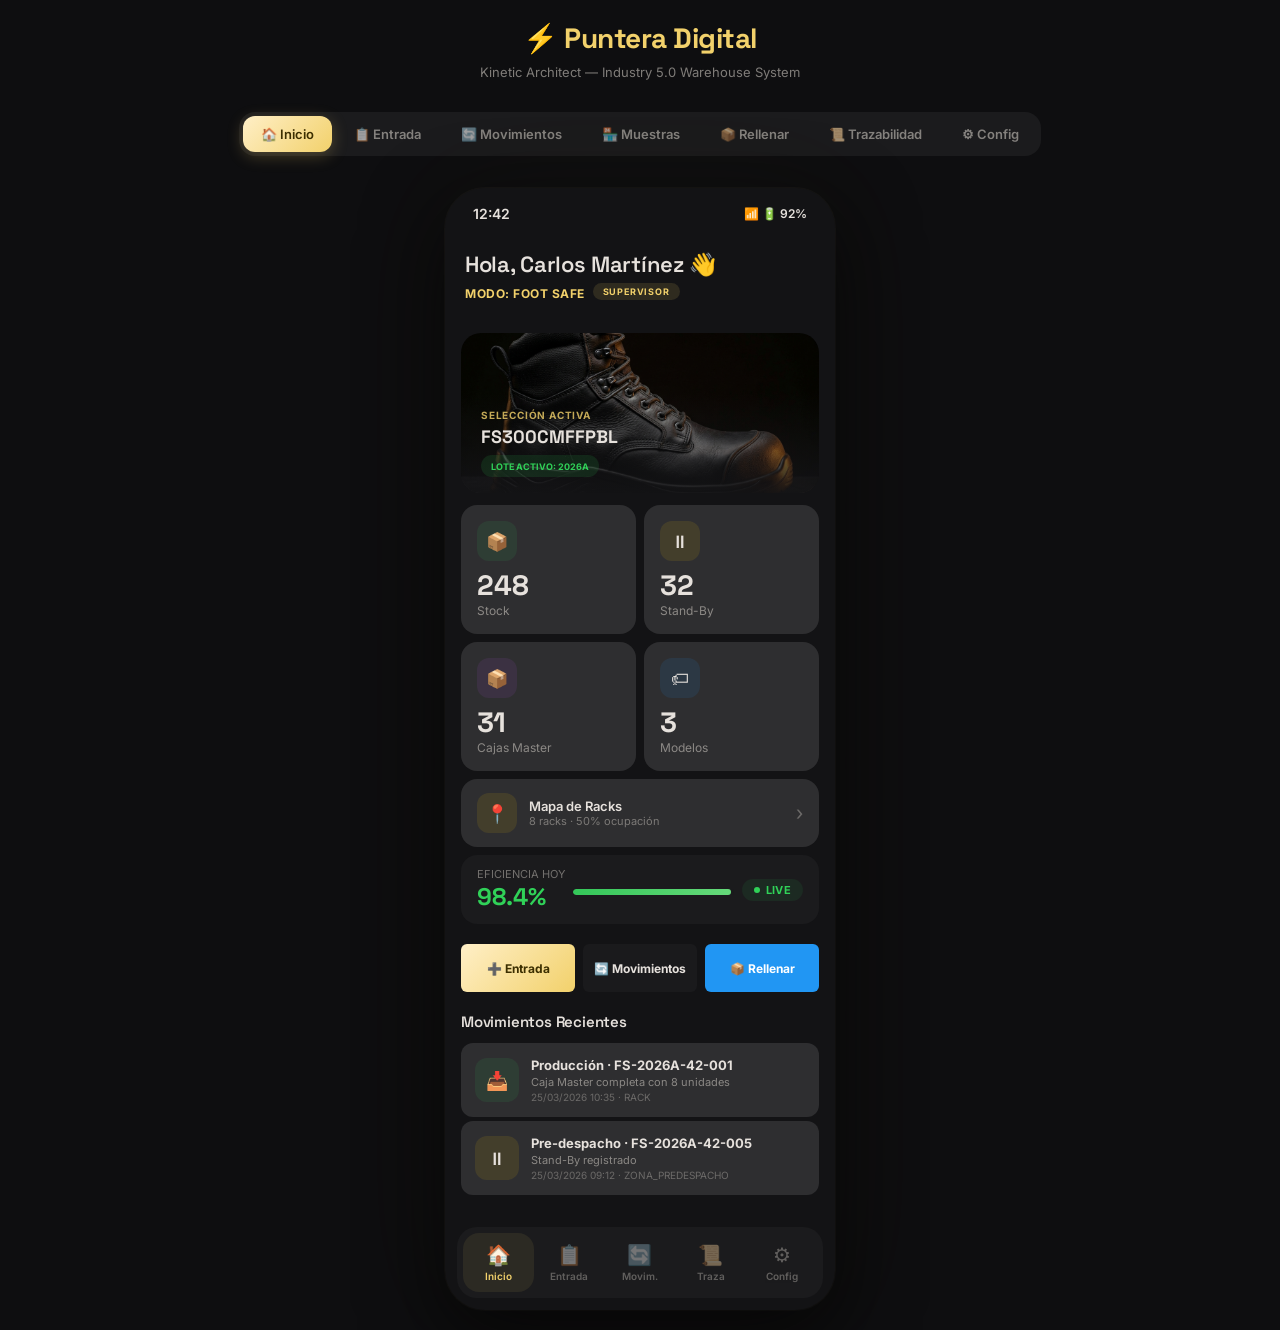
<file: mockup/index.html>
<!DOCTYPE html>
<html lang="es">
<head>
    <meta charset="UTF-8">
    <meta name="viewport" content="width=device-width, initial-scale=1.0">
    <title>Puntera Digital — Kinetic Architect</title>
    <meta name="description" content="Industrial warehouse management system with Industry 5.0 design principles">
    <link rel="stylesheet" href="styles.css">
</head>
<body>

<h1 class="page-title">⚡ Puntera Digital</h1>
<p class="subtitle">Kinetic Architect — Industry 5.0 Warehouse System</p>

<div class="tab-nav">
    <button class="tab-btn active" onclick="showScreen('home')">🏠 Inicio</button>
    <button class="tab-btn" onclick="showScreen('entry')">📋 Entrada</button>
    <button class="tab-btn" onclick="showScreen('movements')">🔄 Movimientos</button>
    <button class="tab-btn" onclick="showScreen('muestras')">🏪 Muestras</button>
    <button class="tab-btn" onclick="showScreen('refill')">📦 Rellenar</button>
    <button class="tab-btn" onclick="showScreen('trace')">📜 Trazabilidad</button>
    <button class="tab-btn" onclick="showScreen('settings')">⚙ Config</button>
</div>

<div class="phone-frame">
    <div class="status-bar">
        <span class="time">12:42</span>
        <span class="icons">📶 🔋 92%</span>
    </div>

    <!-- ═══════════════ HOME ═══════════════ -->
    <div class="screen active" id="screen-home">
        <div class="top-bar">
            <div class="home-header">
                <div class="home-hello" id="home-hello">Hola, Admin 👋</div>
                <div style="display:flex;align-items:center;gap:8px;margin-top:4px;">
                    <div class="home-mode">Modo: Foot Safe</div>
                    <span class="role-badge supervisor" id="home-role-badge">SUPERVISOR</span>
                </div>
            </div>
        </div>
        <div class="screen-body animate-in">
            <!-- Product Hero Card -->
            <div class="product-hero">
                <img src="img/boot_black.png" alt="Producto destacado" class="product-hero-img" />
                <div class="product-hero-overlay">
                    <div class="product-hero-label">Selección Activa</div>
                    <div class="product-hero-model">FS300CMFFPBL</div>
                    <div style="margin-top:6px;">
                        <span class="pill success" style="font-size:0.5625rem;">LOTE ACTIVO: 2026A</span>
                    </div>
                </div>
            </div>

            <!-- KPI Counters -->
            <div class="counter-grid">
                <div class="counter-card">
                    <div class="counter-icon g">📦</div>
                    <div class="counter-value">248</div>
                    <div class="counter-label">Stock</div>
                </div>
                <div class="counter-card">
                    <div class="counter-icon a">⏸</div>
                    <div class="counter-value">32</div>
                    <div class="counter-label">Stand-By</div>
                </div>
            </div>
            <div class="counter-grid">
                <div class="counter-card">
                    <div class="counter-icon p">📦</div>
                    <div class="counter-value">31</div>
                    <div class="counter-label">Cajas Master</div>
                </div>
                <div class="counter-card">
                    <div class="counter-icon b">🏷</div>
                    <div class="counter-value">4</div>
                    <div class="counter-label">Modelos</div>
                </div>
            </div>

            <!-- Rack Mini Banner -->
            <div onclick="showScreen('rack-map')" style="display:flex;align-items:center;gap:12px;padding:14px 16px;background:var(--surface-container-high);border-radius:var(--radius-xl);margin-bottom:var(--space-sm);cursor:pointer;transition:all 0.2s;">
                <div style="width:40px;height:40px;border-radius:var(--radius-lg);background:rgba(255,204,2,0.1);display:flex;align-items:center;justify-content:center;font-size:18px;">📍</div>
                <div style="flex:1;">
                    <div style="font-weight:600;font-size:0.8125rem;">Mapa de Racks</div>
                    <div style="font-size:0.6875rem;color:var(--on-surface-variant);opacity:0.5;">8 racks · 45% ocupación</div>
                </div>
                <span style="color:var(--on-surface-variant);font-size:20px;opacity:0.4;">›</span>
            </div>

            <!-- Efficiency Bar -->
            <div class="efficiency-bar">
                <div>
                    <div class="efficiency-label">EFICIENCIA HOY</div>
                    <div class="efficiency-value">98.4%</div>
                </div>
                <div style="flex:1;">
                    <div class="progress-bar">
                        <div class="progress-fill green" style="width:98.4%"></div>
                    </div>
                </div>
                <div class="live-badge">LIVE</div>
            </div>

            <!-- Quick Actions -->
            <div class="quick-actions">
                <button class="qa-btn primary" onclick="showScreen('entry')">➕ Entrada</button>
                <button class="qa-btn outline-qa" onclick="showScreen('movements')">🔄 Movimientos</button>
                <button class="qa-btn blue" onclick="showScreen('refill')">📦 Rellenar</button>
            </div>

            <!-- Recent Movements -->
            <div class="section-title">Movimientos Recientes</div>
            <div class="trace-item">
                <div class="trace-row">
                    <div class="trace-icon green-bg">📥</div>
                    <div>
                        <div class="trace-title">Producción · FS-2026A-42-001</div>
                        <div class="trace-obs">Caja Master completa con 8 unidades</div>
                        <div class="trace-date">25/03/2026 10:35 · RACK</div>
                    </div>
                </div>
            </div>
            <div class="trace-item">
                <div class="trace-row">
                    <div class="trace-icon amber-bg">⏸</div>
                    <div>
                        <div class="trace-title">Pre-despacho · FS-2026A-42-005</div>
                        <div class="trace-obs">Stand-By registrado</div>
                        <div class="trace-date">25/03/2026 09:12 · ZONA_PREDESPACHO</div>
                    </div>
                </div>
            </div>
        </div>
        <div class="bottom-nav">
            <button class="nav-item active" onclick="showScreen('home')"><span class="icon">🏠</span><span class="label">Inicio</span></button>
            <button class="nav-item" onclick="showScreen('entry')"><span class="icon">📋</span><span class="label">Entrada</span></button>
            <button class="nav-item" onclick="showScreen('movements')"><span class="icon">🔄</span><span class="label">Movim.</span></button>
            <button class="nav-item" onclick="showScreen('trace')"><span class="icon">📜</span><span class="label">Traza</span></button>
            <button class="nav-item" onclick="showScreen('settings')"><span class="icon">⚙</span><span class="label">Config</span></button>
        </div>
    </div>

    <!-- ═══════════════ ENTRY ═══════════════ -->
    <div class="screen" id="screen-entry">
        <div class="top-bar">
            <h2>Registro de Nacimiento</h2>
        </div>
        <div class="screen-body animate-in">
            <div class="card" id="entry-origin-card">
                <div class="card-title">Origen de Mercancía</div>
                <div class="origin-row">
                    <div class="origin-chip fs">✓ Foot Safe</div>
                    <div class="origin-chip sf">Safety</div>
                </div>
            </div>

            <div class="card" id="entry-product-card">
                <div class="card-title">Datos del Producto</div>
                <div class="input-group">
                    <label>Tipo de Entrada</label>
                    <select class="input-field" id="entry-type" onchange="updateEntryPreview()"><option>Producción</option><option>Ajuste</option><option>Traslado</option></select>
                </div>
                <div class="input-group">
                    <label>Modelo</label>
                    <select class="input-field" id="entry-model" onchange="updateEntryModelSizes()"></select>
                </div>
                <div class="input-row">
                    <div class="input-group">
                        <label>Talla</label>
                        <select class="input-field" id="entry-size" onchange="updateEntryPreview()"></select>
                    </div>
                    <div class="input-group">
                        <label>Lote</label>
                        <input class="input-field" id="entry-lote" value="2026A" oninput="updateEntryPreview()" />
                    </div>
                </div>
                <div class="input-group">
                    <label>🔢 Cantidad Total a Ingresar *</label>
                    <input class="input-field" id="entry-qty" value="25" type="number" oninput="updateEntryPreview()" />
                </div>
                <div class="input-group">
                    <label>📍 Ubicación Rack *</label>
                    <select class="input-field" id="entry-rack" onchange="updateEntryPreview()">
                        <option value="R-A01">R-A01 — Pasillo A, Nivel 1</option>
                        <option value="R-A02">R-A02 — Pasillo A, Nivel 2</option>
                        <option value="R-A03">R-A03 — Pasillo A, Nivel 3</option>
                        <option value="R-B01">R-B01 — Pasillo B, Nivel 1</option>
                        <option value="R-B02">R-B02 — Pasillo B, Nivel 2</option>
                        <option value="R-B03">R-B03 — Pasillo B, Nivel 3</option>
                        <option value="R-C01">R-C01 — Pasillo C, Nivel 1</option>
                        <option value="R-C02">R-C02 — Pasillo C, Nivel 2</option>
                    </select>
                </div>
            </div>

            <div class="card" id="entry-master-card">
                <div class="toggle-row">
                    <div>
                        <div class="toggle-label">Caja Master</div>
                        <div class="toggle-sub" id="entry-toggle-sub">3 cajas × 8 pares</div>
                    </div>
                    <div class="toggle-switch on" id="entry-master-toggle"></div>
                </div>
                <div class="input-group" id="entry-ppbox-group">
                    <label>Pares por Caja</label>
                    <input class="input-field" id="entry-ppbox" value="8" type="number" oninput="updateEntryPreview()" />
                </div>

                <div class="preview-box" id="entry-preview-box">
                    <div class="preview-title">📦 Resumen de Ingreso</div>
                    <div style="font-size:0.75rem;color:var(--on-surface-variant);margin-bottom:6px;opacity:0.6;">Su ingreso resultará en:</div>
                    <div class="preview-line green" id="entry-preview-master">✅ 3 Cajas Master completas (24 pares)</div>
                    <div class="preview-line orange" id="entry-preview-extra">+ 1 par adicional</div>

                    <div style="font-size:0.6875rem;color:var(--on-surface-variant);margin-top:14px;font-weight:600;opacity:0.7;">¿Qué hacer con los pares sobrantes?</div>
                    <div class="remainder-chips" id="entry-remainder-chips">
                        <div class="rem-chip active-loose" id="entry-rem-loose" onclick="setRemainderMode('loose')">✓ Pares sueltos</div>
                        <div class="rem-chip inactive" id="entry-rem-incomplete" onclick="setRemainderMode('incomplete')">Caja incompleta</div>
                    </div>
                    <div class="rem-desc" id="entry-rem-desc">Se generarán etiquetas individuales sin caja padre.</div>
                </div>
            </div>

            <button class="action-btn primary glow-primary" id="btn-entry-register" onclick="handleEntryRegister()">🖨 REGISTRAR E IMPRIMIR</button>

            <!-- Success Banner (persistent) -->
            <div class="entry-success-banner" id="entry-success-banner" style="display:none;">
                <div class="success-banner-icon">✅</div>
                <div class="success-banner-title">¡Registro Exitoso!</div>
                <div class="success-banner-detail" id="success-detail"></div>
                <button class="action-btn primary" onclick="dismissEntrySuccess()" style="margin-top:12px;">➕ NUEVO REGISTRO</button>
            </div>

            <div style="height:20px"></div>
        </div>

        <!-- Entry Confirmation Modal -->
        <div class="modal-overlay" id="modal-entry-confirm">
            <div class="modal-box animate-in">
                <div class="modal-icon">📋</div>
                <div class="modal-title">Confirmar Registro</div>
                <div class="modal-desc">Verifique los datos antes de confirmar el ingreso.</div>
                <div class="confirm-summary" id="entry-confirm-summary"></div>
                <button class="action-btn primary" onclick="confirmEntryRegister()">
                    ✅ CONFIRMAR E IMPRIMIR
                </button>
                <button style="width:100%;padding:14px;background:transparent;border:none;color:var(--on-surface-variant);font-family:inherit;font-size:0.8125rem;cursor:pointer;margin-top:4px;opacity:0.5;" onclick="document.getElementById('modal-entry-confirm').classList.remove('show')">CANCELAR</button>
            </div>
        </div>
    </div>

    <!-- ═══════════════ EMPAQUE ═══════════════ -->
    <div class="screen" id="screen-empaque">
        <div class="top-bar">
            <h2>Impresión de Etiquetas</h2>
            <span class="sub" style="color: var(--primary-container);">Área de Empaque — BarTender Connect</span>
        </div>
        <div class="screen-body animate-in">
            <div class="card">
                <div class="card-title">Origen de Mercancía</div>
                <div class="origin-row">
                    <div class="origin-chip fs" id="empaque-chip-fs" style="cursor:pointer;">✓ Foot Safe</div>
                    <div class="origin-chip sf" id="empaque-chip-sf" style="cursor:pointer;">Safety</div>
                </div>
            </div>

            <div class="card">
                <div class="card-title">Datos del Calzado</div>
                <div class="input-group">
                    <label>Modelo</label>
                    <select class="input-field" id="empaque-model" onchange="updateEmpaqueModelSizes()"></select>
                </div>
                <div class="input-row">
                    <div class="input-group">
                        <label>Talla</label>
                        <select class="input-field" id="empaque-size" onchange="updateEmpaquePreview()"></select>
                    </div>
                    <div class="input-group">
                        <label>Lote</label>
                        <input class="input-field" id="empaque-lote" value="2026A" oninput="updateEmpaquePreview()" />
                    </div>
                </div>
                <div class="input-group">
                    <label>🔢 Cantidad Total a Imprimir *</label>
                    <input class="input-field" id="empaque-qty" value="24" type="number" oninput="updateEmpaquePreview()" />
                </div>
            </div>

            <div class="card">
                <div class="toggle-row">
                    <div>
                        <div class="toggle-label">Caja Master</div>
                        <div class="toggle-sub" id="empaque-toggle-sub">3 cajas × 8 pares</div>
                    </div>
                    <div class="toggle-switch on" id="empaque-master-toggle"></div>
                </div>
                <div class="input-group" id="empaque-ppbox-group">
                    <label>Pares por Caja</label>
                    <input class="input-field" id="empaque-ppbox" value="8" type="number" oninput="updateEmpaquePreview()" />
                </div>

                <div class="preview-box" id="empaque-preview-box">
                    <div class="preview-title">🖨 Resumen de Impresión</div>
                    <div style="font-size:0.75rem;color:var(--on-surface-variant);margin-bottom:6px;opacity:0.6;">Se enviará a imprimir:</div>
                    <div class="preview-line green" id="empaque-preview-master">✅ 3 Cajas Master completas (24 pares)</div>
                    <div class="preview-line orange" id="empaque-preview-extra" style="display:none;">+ 1 par adicional</div>

                    <div style="font-size:0.6875rem;color:var(--on-surface-variant);margin-top:14px;font-weight:600;opacity:0.7;">¿Qué hacer con los pares sobrantes?</div>
                    <div class="remainder-chips" id="empaque-remainder-chips">
                        <div class="rem-chip active-loose" id="empaque-rem-loose" onclick="setEmpaqueRemainderMode('loose')">✓ Pares sueltos</div>
                        <div class="rem-chip inactive" id="empaque-rem-incomplete" onclick="setEmpaqueRemainderMode('incomplete')">Caja incompleta</div>
                    </div>
                    <div class="rem-desc" id="empaque-rem-desc">Se generarán etiquetas individuales sin caja padre.</div>
                </div>
            </div>

            <button class="action-btn primary glow-primary" id="btn-empaque-print" onclick="handleEmpaquePrint()">🖨 GENERAR E IMPRIMIR ETIQUETAS</button>

            <!-- Success Banner (persistent) -->
            <div class="entry-success-banner" id="empaque-success-banner" style="display:none;">
                <div class="success-banner-icon">✅</div>
                <div class="success-banner-title">Etiquetas Generadas</div>
                <div class="success-banner-detail" id="empaque-success-detail"></div>
                <button class="action-btn primary" onclick="dismissEmpaqueSuccess()" style="margin-top:12px;">🖨 NUEVO LOTE A IMPRIMIR</button>
            </div>

            <div style="height:40px"></div>
        </div>

        <div class="bottom-nav">
            <button class="nav-item active" onclick="showScreen('empaque')"><span class="icon">🖨</span><span class="label">Empaque</span></button>
            <button class="nav-item" onclick="showScreen('qr-history')"><span class="icon">📜</span><span class="label">Historial</span></button>
            <button class="nav-item" onclick="showScreen('printer-config')"><span class="icon">⚙</span><span class="label">Impresora</span></button>
            <button class="nav-item" onclick="document.getElementById('modal-logout').classList.add('show')"><span class="icon">🔓</span><span class="label">Salir</span></button>
        </div>

        <!-- Empaque Confirmation Modal -->
        <div class="modal-overlay" id="modal-empaque-confirm">
            <div class="modal-box animate-in">
                <div class="modal-icon">🖨</div>
                <div class="modal-title">Confirmar Impresión</div>
                <div class="modal-desc">Verifique los datos antes de mandar a imprimir a BarTender.</div>
                <div class="confirm-summary" id="empaque-confirm-summary"></div>
                <button class="action-btn primary" onclick="confirmEmpaquePrint()">
                    ✅ CONFIRMAR E IMPRIMIR
                </button>
                <button style="width:100%;padding:14px;background:transparent;border:none;color:var(--on-surface-variant);font-family:inherit;font-size:0.8125rem;cursor:pointer;margin-top:4px;opacity:0.5;" onclick="document.getElementById('modal-empaque-confirm').classList.remove('show')">CANCELAR</button>
            </div>
        </div>
    </div>

    <!-- ═══════════════ MOVEMENTS HUB ═══════════════ -->
    <!-- ═══════════════ MOVEMENTS MENU (5 MODULES) ═══════════════ -->
    <div class="screen" id="screen-movements">
        <div class="top-bar">
            <h2>Módulos de Movimiento</h2>
            <span class="sub" style="color: var(--primary-container);">Centro de Operaciones</span>
        </div>
        <div class="screen-body animate-in" style="padding-bottom: 80px;">
            <!-- 1. Pedidos de Venta -->
            <div class="hub-card-collapsible sales" id="hub-card-pedidos">
                <div class="hub-card-trigger" onclick="toggleHubCard('pedidos')">
                    <div class="hub-header">
                        <div class="hub-icon green" style="background: rgba(52,199,89,0.1); width: 44px; height: 44px; display: flex; align-items: center; justify-content: center; font-size: 20px; border-radius: var(--radius-lg);">📋</div>
                        <div>
                            <div class="hub-title" style="font-size: 0.9375rem; font-weight: 700; color: var(--on-surface);">Pedidos de Venta</div>
                            <div class="hub-sub" style="font-size: 0.75rem; color: var(--on-surface-variant); opacity: 0.7; margin-top: 2px;">Crear pedidos · Escanear para cumplir</div>
                        </div>
                        <span class="hub-arrow" style="margin-left: auto; color: var(--on-surface-variant); font-size: 20px; opacity: 0.4;">›</span>
                    </div>
                </div>
                <div class="hub-card-content">
                    <div class="hub-submenu-grid">
                        <button class="hub-submenu-btn" onclick="event.stopPropagation(); showScreen('pedidos')">
                            <span class="btn-icon">📋</span>
                            <span class="btn-label">Ver Listado</span>
                        </button>
                        <button class="hub-submenu-btn" onclick="event.stopPropagation(); showScreen('pedido-create')">
                            <span class="btn-icon">➕</span>
                            <span class="btn-label">Crear Pedido</span>
                        </button>
                    </div>
                </div>
            </div>

            <!-- 2. Stand-By -->
            <div class="hub-card-collapsible standby" id="hub-card-standby">
                <div class="hub-card-trigger" onclick="toggleHubCard('standby')">
                    <div class="hub-header">
                        <div class="hub-icon amber" style="background: rgba(255,204,2,0.1); width: 44px; height: 44px; display: flex; align-items: center; justify-content: center; font-size: 20px; border-radius: var(--radius-lg);">⏳</div>
                        <div>
                            <div class="hub-title" style="font-size: 0.9375rem; font-weight: 700; color: var(--on-surface);">Stand-By</div>
                            <div class="hub-sub" style="font-size: 0.75rem; color: var(--on-surface-variant); opacity: 0.7; margin-top: 2px;">Pre-despacho → ZONA_PREDESPACHO</div>
                        </div>
                        <span class="hub-arrow" style="margin-left: auto; color: var(--on-surface-variant); font-size: 20px; opacity: 0.4;">›</span>
                    </div>
                </div>
                <div class="hub-card-content">
                    <div class="hub-submenu-grid">
                        <button class="hub-submenu-btn" onclick="event.stopPropagation(); openRFIDScanner('standby')">
                            <span class="btn-icon">📡</span>
                            <span class="btn-label">Ráfaga RFID</span>
                        </button>
                        <button class="hub-submenu-btn" onclick="event.stopPropagation(); showScreen('dispatch')">
                            <span class="btn-icon">📋</span>
                            <span class="btn-label">Cola Stand-By</span>
                        </button>
                    </div>
                </div>
            </div>

            <!-- 3. Despacho -->
            <div class="hub-card-collapsible dispatch" id="hub-card-dispatch">
                <div class="hub-card-trigger" onclick="toggleHubCard('dispatch')">
                    <div class="hub-header">
                        <div class="hub-icon blue" style="background: rgba(33,150,243,0.1); color: var(--refill-blue); width: 44px; height: 44px; display: flex; align-items: center; justify-content: center; font-size: 20px; border-radius: var(--radius-lg);">🚚</div>
                        <div>
                            <div class="hub-title" style="font-size: 0.9375rem; font-weight: 700; color: var(--on-surface);">Despacho</div>
                            <div class="hub-sub" style="font-size: 0.75rem; color: var(--on-surface-variant); opacity: 0.7; margin-top: 2px;">Salidas definitivas del almacén</div>
                        </div>
                        <span class="hub-arrow" style="margin-left: auto; color: var(--on-surface-variant); font-size: 20px; opacity: 0.4;">›</span>
                    </div>
                </div>
                <div class="hub-card-content">
                    <div class="hub-submenu-grid">
                        <button class="hub-submenu-btn" onclick="event.stopPropagation(); showScreen('dispatch')">
                            <span class="btn-icon">👆</span>
                            <span class="btn-label">Selección Manual</span>
                        </button>
                        <button class="hub-submenu-btn" onclick="event.stopPropagation(); openRFIDScanner('standby')">
                            <span class="btn-icon">📡</span>
                            <span class="btn-label">Ráfaga RFID</span>
                        </button>
                    </div>
                </div>
            </div>

            <!-- 4. Calidad / Bajas -->
            <div class="hub-card-collapsible quality" id="hub-card-calidad">
                <div class="hub-card-trigger" onclick="toggleHubCard('calidad')">
                    <div class="hub-header">
                        <div class="hub-icon purple" style="background: rgba(175,82,222,0.1); width: 44px; height: 44px; display: flex; align-items: center; justify-content: center; font-size: 20px; border-radius: var(--radius-lg);">⊖</div>
                        <div>
                            <div class="hub-title" style="font-size: 0.9375rem; font-weight: 700; color: var(--on-surface);">Calidad / Bajas</div>
                            <div class="hub-sub" style="font-size: 0.75rem; color: var(--on-surface-variant); opacity: 0.7; margin-top: 2px;">Inspección y mermas de mercancía</div>
                        </div>
                        <span class="hub-arrow" style="margin-left: auto; color: var(--on-surface-variant); font-size: 20px; opacity: 0.4;">›</span>
                    </div>
                </div>
                <div class="hub-card-content">
                    <div class="hub-submenu-grid">
                        <button class="hub-submenu-btn" onclick="event.stopPropagation(); openCalidadManual()">
                            <span class="btn-icon">👆</span>
                            <span class="btn-label">Baja Manual</span>
                        </button>
                        <button class="hub-submenu-btn" onclick="event.stopPropagation(); openRFIDScanner('calidad')">
                            <span class="btn-icon">📡</span>
                            <span class="btn-label">Ráfaga RFID</span>
                        </button>
                    </div>
                </div>
            </div>

            <!-- 5. Muestras Retornables -->
            <div class="hub-card-collapsible samples" id="hub-card-muestras">
                <div class="hub-card-trigger" onclick="toggleHubCard('muestras')">
                    <div class="hub-header">
                        <div class="hub-icon teal" style="background: rgba(0,150,136,0.1); width: 44px; height: 44px; display: flex; align-items: center; justify-content: center; font-size: 20px; border-radius: var(--radius-lg);">🏪</div>
                        <div>
                            <div class="hub-title" style="font-size: 0.9375rem; font-weight: 700; color: var(--on-surface);">Muestras Retornables</div>
                            <div class="hub-sub" style="font-size: 0.75rem; color: var(--on-surface-variant); opacity: 0.7; margin-top: 2px;">Custodia comercial de pares muestra</div>
                        </div>
                        <span class="hub-arrow" style="margin-left: auto; color: var(--on-surface-variant); font-size: 20px; opacity: 0.4;">›</span>
                    </div>
                </div>
                <div class="hub-card-content">
                    <div class="hub-submenu-grid">
                        <button class="hub-submenu-btn" onclick="event.stopPropagation(); showScreen('muestras')">
                            <span class="btn-icon">🏪</span>
                            <span class="btn-label">Ver Muestras</span>
                        </button>
                        <button class="hub-submenu-btn" onclick="event.stopPropagation(); openMuestraScanner()">
                            <span class="btn-icon">➕</span>
                            <span class="btn-label">Nueva Muestra</span>
                        </button>
                    </div>
                </div>
            </div>
        </div>
        <div class="bottom-nav">
            <button class="nav-item" onclick="showScreen('home')"><span class="icon">🏠</span><span class="label">Inicio</span></button>
            <button class="nav-item" onclick="showScreen('entry')"><span class="icon">📋</span><span class="label">Entrada</span></button>
            <button class="nav-item active" onclick="showScreen('movements')"><span class="icon">🔄</span><span class="label">Movim.</span></button>
            <button class="nav-item" onclick="showScreen('trace')"><span class="icon">📜</span><span class="label">Traza</span></button>
            <button class="nav-item" onclick="showScreen('settings')"><span class="icon">⚙</span><span class="label">Config</span></button>
        </div>
    </div>

    <!-- ═══════════════ PEDIDOS DE VENTA SUB-MENU ═══════════════ -->
    <div class="screen" id="screen-pedidos">
        <div class="top-bar">
            <div class="top-bar-flex">
                <button class="back-btn" onclick="showScreen('movements')">←</button>
                <div>
                    <h2>Pedidos de Venta</h2>
                    <span class="sub" style="color: var(--dispatch);">Control de Despachos por Orden</span>
                </div>
                <button class="panic-btn" id="btn-create-pedido" onclick="showScreen('pedido-create')" style="font-size: 18px; font-weight: 700;">➕</button>
            </div>
        </div>
        <div class="screen-body animate-in" style="padding-bottom: 80px;">
            <!-- Count chips (inline header) -->
            <div style="display: flex; gap: 8px; margin-bottom: var(--space-md); padding: 0 var(--space-xs);">
                <span class="pedido-status pendiente" id="movements-pendientes-count" style="display: none;">0 PENDIENTES</span>
                <span class="pedido-status en-proceso" id="movements-proceso-count" style="display: none;">0 EN PROCESO</span>
            </div>
            
            <div id="pedidos-list-body">
                <!-- Orders will be dynamically loaded here by renderPedidosList() -->
            </div>
        </div>
        <div class="bottom-nav">
            <button class="nav-item" onclick="showScreen('home')"><span class="icon">🏠</span><span class="label">Inicio</span></button>
            <button class="nav-item" onclick="showScreen('entry')"><span class="icon">📋</span><span class="label">Entrada</span></button>
            <button class="nav-item active" onclick="showScreen('movements')"><span class="icon">🔄</span><span class="label">Movim.</span></button>
            <button class="nav-item" onclick="showScreen('trace')"><span class="icon">📜</span><span class="label">Traza</span></button>
            <button class="nav-item" onclick="showScreen('settings')"><span class="icon">⚙</span><span class="label">Config</span></button>
        </div>
    </div>

    <!-- ═══════════════ STAND-BY SUB-MENU ═══════════════ -->
    <div class="screen" id="screen-standby-menu">
        <div class="top-bar">
            <div class="top-bar-flex">
                <button class="back-btn" onclick="showScreen('movements')">←</button>
                <div>
                    <h2>Módulo Stand-By</h2>
                    <span class="sub" style="color: var(--amber);">Pre-despacho y Cola Temporal</span>
                </div>
            </div>
        </div>
        <div class="screen-body animate-in" style="padding-bottom: 80px;">
            <div class="hub-card" onclick="openRFIDScanner('standby')" style="border-left: 3px solid var(--amber); background: var(--surface-container-high); margin-bottom: var(--space-md); padding: var(--space-xl) var(--space-md);">
                <div class="hub-header">
                    <div class="hub-icon amber" style="background: rgba(255,204,2,0.1); width: 44px; height: 44px; display: flex; align-items: center; justify-content: center; font-size: 20px; border-radius: var(--radius-lg);">📡</div>
                    <div>
                        <div class="hub-title" style="font-size: 0.9375rem; font-weight: 700; color: var(--on-surface);">Ráfaga RFID</div>
                        <div class="hub-sub" style="font-size: 0.75rem; color: var(--on-surface-variant); opacity: 0.7; margin-top: 2px;">Simulación UHF masiva en zona predespacho</div>
                    </div>
                    <span class="hub-arrow" style="margin-left: auto; color: var(--on-surface-variant); font-size: 20px; opacity: 0.4;">›</span>
                </div>
            </div>
            
            <div class="hub-card" onclick="showScreen('dispatch')" style="border-left: 3px solid var(--refill-blue); background: var(--surface-container-high); margin-bottom: var(--space-md); padding: var(--space-xl) var(--space-md);">
                <div class="hub-header">
                    <div class="hub-icon blue" style="background: rgba(33,150,243,0.1); width: 44px; height: 44px; display: flex; align-items: center; justify-content: center; font-size: 20px; border-radius: var(--radius-lg);">📋</div>
                    <div>
                        <div class="hub-title" style="font-size: 0.9375rem; font-weight: 700; color: var(--on-surface);">Cola de Stand-By</div>
                        <div class="hub-sub" style="font-size: 0.75rem; color: var(--on-surface-variant); opacity: 0.7; margin-top: 2px;">Verificar pares listos para confirmación definitiva</div>
                    </div>
                    <span class="hub-arrow" style="margin-left: auto; color: var(--on-surface-variant); font-size: 20px; opacity: 0.4;">›</span>
                </div>
            </div>
        </div>
        <div class="bottom-nav">
            <button class="nav-item" onclick="showScreen('home')"><span class="icon">🏠</span><span class="label">Inicio</span></button>
            <button class="nav-item" onclick="showScreen('entry')"><span class="icon">📋</span><span class="label">Entrada</span></button>
            <button class="nav-item active" onclick="showScreen('movements')"><span class="icon">🔄</span><span class="label">Movim.</span></button>
            <button class="nav-item" onclick="showScreen('trace')"><span class="icon">📜</span><span class="label">Traza</span></button>
            <button class="nav-item" onclick="showScreen('settings')"><span class="icon">⚙</span><span class="label">Config</span></button>
        </div>
    </div>

    <!-- ═══════════════ DESPACHO SUB-MENU ═══════════════ -->
    <div class="screen" id="screen-dispatch-menu">
        <div class="top-bar">
            <div class="top-bar-flex">
                <button class="back-btn" onclick="showScreen('movements')">←</button>
                <div>
                    <h2>Módulo Despacho</h2>
                    <span class="sub" style="color: var(--refill-blue);">Salidas Definitivas de Almacén</span>
                </div>
            </div>
        </div>
        <div class="screen-body animate-in" style="padding-bottom: 80px;">
            <div class="hub-card" onclick="showScreen('dispatch')" style="border-left: 3px solid var(--refill-blue); background: var(--surface-container-high); margin-bottom: var(--space-md); padding: var(--space-xl) var(--space-md);">
                <div class="hub-header">
                    <div class="hub-icon blue" style="background: rgba(33,150,243,0.1); width: 44px; height: 44px; display: flex; align-items: center; justify-content: center; font-size: 20px; border-radius: var(--radius-lg);">👆</div>
                    <div>
                        <div class="hub-title" style="font-size: 0.9375rem; font-weight: 700; color: var(--on-surface);">Selección Manual</div>
                        <div class="hub-sub" style="font-size: 0.75rem; color: var(--on-surface-variant); opacity: 0.7; margin-top: 2px;">Marcar y confirmar salida individual de mercancía</div>
                    </div>
                    <span class="hub-arrow" style="margin-left: auto; color: var(--on-surface-variant); font-size: 20px; opacity: 0.4;">›</span>
                </div>
            </div>
            
            <div class="hub-card" onclick="openRFIDScanner('standby')" style="border-left: 3px solid var(--amber); background: var(--surface-container-high); margin-bottom: var(--space-md); padding: var(--space-xl) var(--space-md);">
                <div class="hub-header">
                    <div class="hub-icon amber" style="background: rgba(255,204,2,0.1); width: 44px; height: 44px; display: flex; align-items: center; justify-content: center; font-size: 20px; border-radius: var(--radius-lg);">📡</div>
                    <div>
                        <div class="hub-title" style="font-size: 0.9375rem; font-weight: 700; color: var(--on-surface);">Salida RFID en Ráfaga</div>
                        <div class="hub-sub" style="font-size: 0.75rem; color: var(--on-surface-variant); opacity: 0.7; margin-top: 2px;">Simulación UHF masiva de salida rápida de pallets</div>
                    </div>
                    <span class="hub-arrow" style="margin-left: auto; color: var(--on-surface-variant); font-size: 20px; opacity: 0.4;">›</span>
                </div>
            </div>
        </div>
        <div class="bottom-nav">
            <button class="nav-item" onclick="showScreen('home')"><span class="icon">🏠</span><span class="label">Inicio</span></button>
            <button class="nav-item" onclick="showScreen('entry')"><span class="icon">📋</span><span class="label">Entrada</span></button>
            <button class="nav-item active" onclick="showScreen('movements')"><span class="icon">🔄</span><span class="label">Movim.</span></button>
            <button class="nav-item" onclick="showScreen('trace')"><span class="icon">📜</span><span class="label">Traza</span></button>
            <button class="nav-item" onclick="showScreen('settings')"><span class="icon">⚙</span><span class="label">Config</span></button>
        </div>
    </div>

    <!-- ═══════════════ CALIDAD SUB-MENU ═══════════════ -->
    <div class="screen" id="screen-calidad-menu">
        <div class="top-bar">
            <div class="top-bar-flex">
                <button class="back-btn" onclick="showScreen('movements')">←</button>
                <div>
                    <h2>Módulo Calidad / Bajas</h2>
                    <span class="sub" style="color: var(--purple);">Control de Mermas y Cuarentena</span>
                </div>
            </div>
        </div>
        <div class="screen-body animate-in" style="padding-bottom: 80px;">
            <div class="hub-card" onclick="openCalidadManual()" style="border-left: 3px solid var(--purple); background: var(--surface-container-high); margin-bottom: var(--space-md); padding: var(--space-xl) var(--space-md);">
                <div class="hub-header">
                    <div class="hub-icon purple" style="background: rgba(175,82,222,0.1); width: 44px; height: 44px; display: flex; align-items: center; justify-content: center; font-size: 20px; border-radius: var(--radius-lg);">👆</div>
                    <div>
                        <div class="hub-title" style="font-size: 0.9375rem; font-weight: 700; color: var(--on-surface);">Baja Manual</div>
                        <div class="hub-sub" style="font-size: 0.75rem; color: var(--on-surface-variant); opacity: 0.7; margin-top: 2px;">Reportar calzado defectuoso por código de barras</div>
                    </div>
                    <span class="hub-arrow" style="margin-left: auto; color: var(--on-surface-variant); font-size: 20px; opacity: 0.4;">›</span>
                </div>
            </div>
            
            <div class="hub-card" onclick="openRFIDScanner('calidad')" style="border-left: 3px solid var(--purple); background: var(--surface-container-high); margin-bottom: var(--space-md); padding: var(--space-xl) var(--space-md);">
                <div class="hub-header">
                    <div class="hub-icon purple" style="background: rgba(175,82,222,0.1); width: 44px; height: 44px; display: flex; align-items: center; justify-content: center; font-size: 20px; border-radius: var(--radius-lg);">📡</div>
                    <div>
                        <div class="hub-title" style="font-size: 0.9375rem; font-weight: 700; color: var(--on-surface);">Inspección RFID en Ráfaga</div>
                        <div class="hub-sub" style="font-size: 0.75rem; color: var(--on-surface-variant); opacity: 0.7; margin-top: 2px;">Simulación masiva de descarte de lotes defectuosos</div>
                    </div>
                    <span class="hub-arrow" style="margin-left: auto; color: var(--on-surface-variant); font-size: 20px; opacity: 0.4;">›</span>
                </div>
            </div>
        </div>
        <div class="bottom-nav">
            <button class="nav-item" onclick="showScreen('home')"><span class="icon">🏠</span><span class="label">Inicio</span></button>
            <button class="nav-item" onclick="showScreen('entry')"><span class="icon">📋</span><span class="label">Entrada</span></button>
            <button class="nav-item active" onclick="showScreen('movements')"><span class="icon">🔄</span><span class="label">Movim.</span></button>
            <button class="nav-item" onclick="showScreen('trace')"><span class="icon">📜</span><span class="label">Traza</span></button>
            <button class="nav-item" onclick="showScreen('settings')"><span class="icon">⚙</span><span class="label">Config</span></button>
        </div>
    </div>

    <!-- ═══════════════ DISPATCH ═══════════════ -->
    <div class="screen" id="screen-dispatch">
        <div class="top-bar">
            <div class="top-bar-flex">
                <button class="back-btn" onclick="showScreen('movements')">←</button>
                <div>
                    <h2>Despacho</h2>
                    <span class="sub" style="color: var(--dispatch);">6 items en Pre-despacho</span>
                </div>
                <button class="panic-btn" title="Verificar UUID">📷</button>
            </div>
        </div>
        <div class="screen-body animate-in">
            <div class="dispatch-header">
                <span class="dispatch-count">4 de 6 seleccionados</span>
                <div class="dispatch-actions">
                    <button>Seleccionar Todo</button>
                    <button>Deseleccionar</button>
                </div>
            </div>

            <div class="dispatch-group-title">FS300CMFFPBL · Lote: 2026A</div>
            <div class="dispatch-item selected">
                <div class="checkbox checked">✓</div>
                <div>
                    <div class="dispatch-uuid">FS-2026A-42-001</div>
                    <div class="dispatch-meta">Talla: 42 · 📦 FS-MB-2026A-42-01</div>
                </div>
                <span class="origin-badge fs">FS</span>
            </div>
            <div class="dispatch-item selected">
                <div class="checkbox checked">✓</div>
                <div>
                    <div class="dispatch-uuid">FS-2026A-42-002</div>
                    <div class="dispatch-meta">Talla: 42 · 📦 FS-MB-2026A-42-01</div>
                </div>
                <span class="origin-badge fs">FS</span>
            </div>
            <div class="dispatch-item selected">
                <div class="checkbox checked">✓</div>
                <div>
                    <div class="dispatch-uuid">FS-2026A-43-001</div>
                    <div class="dispatch-meta">Talla: 43</div>
                </div>
                <span class="origin-badge fs">FS</span>
            </div>

            <div class="dispatch-group-title">FS302CMN · Lote: 2026B</div>
            <div class="dispatch-item selected">
                <div class="checkbox checked">✓</div>
                <div>
                    <div class="dispatch-uuid">FS-2026B-40-001</div>
                    <div class="dispatch-meta">Talla: 40</div>
                </div>
                <span class="origin-badge fs">FS</span>
            </div>
            <div class="dispatch-item">
                <div class="checkbox"></div>
                <div>
                    <div class="dispatch-uuid">FS-2026B-41-001</div>
                    <div class="dispatch-meta">Talla: 41 · 📦 FS-MB-2026B-41-01</div>
                </div>
                <span class="origin-badge fs">FS</span>
            </div>
            <div class="dispatch-item">
                <div class="checkbox"></div>
                <div>
                    <div class="dispatch-uuid">FS-2026B-41-002</div>
                    <div class="dispatch-meta">Talla: 41 · 📦 FS-MB-2026B-41-01</div>
                </div>
                <span class="origin-badge fs">FS</span>
            </div>

            <div class="sticky-bottom">
                <button class="action-btn green" onclick="document.getElementById('modal-dispatch').classList.add('show')">
                    🚚 CONFIRMAR SALIDA (4)
                </button>
            </div>
        </div>
        <div class="bottom-nav">
            <button class="nav-item" onclick="showScreen('home')"><span class="icon">🏠</span><span class="label">Inicio</span></button>
            <button class="nav-item" onclick="showScreen('entry')"><span class="icon">📋</span><span class="label">Entrada</span></button>
            <button class="nav-item active" onclick="showScreen('movements')"><span class="icon">🔄</span><span class="label">Movim.</span></button>
            <button class="nav-item" onclick="showScreen('trace')"><span class="icon">📜</span><span class="label">Traza</span></button>
            <button class="nav-item" onclick="showScreen('settings')"><span class="icon">⚙</span><span class="label">Config</span></button>
        </div>

        <div class="modal-overlay" id="modal-dispatch">
            <div class="modal-box animate-in">
                <div class="modal-icon">👤</div>
                <div class="modal-title">Datos de Salida</div>
                <div class="modal-desc">Complete los datos antes de confirmar el despacho de 4 unidades.</div>
                <div class="input-group">
                    <label>Cliente *</label>
                    <input class="input-field" placeholder="Nombre del cliente" value="Distribuidora Norte" />
                </div>
                <div class="input-group">
                    <label>Observaciones</label>
                    <textarea class="input-field" rows="2" placeholder="Ej: Pedido urgente, caja golpeada..." style="resize:none;">Pedido #4521 — Urgente</textarea>
                </div>
                <button class="action-btn green" onclick="confirmDispatch()">
                    ✅ CONFIRMAR SALIDA DEFINITIVA
                </button>
                <button style="width:100%;padding:14px;background:transparent;border:none;color:var(--on-surface-variant);font-family:inherit;font-size:0.8125rem;cursor:pointer;margin-top:4px;opacity:0.5;" onclick="document.getElementById('modal-dispatch').classList.remove('show')">CANCELAR</button>
            </div>
        </div>
    </div>

    <!-- ═══════════════ MUESTRAS ═══════════════ -->
    <div class="screen" id="screen-muestras">
        <div class="top-bar">
            <div class="top-bar-flex">
                <button class="back-btn" onclick="showScreen('movements')">←</button>
                <div>
                    <h2>Muestras Retornables</h2>
                    <span class="sub" style="color: var(--teal);">3 muestras activas</span>
                </div>
            </div>
        </div>
        <div class="screen-body animate-in" style="position:relative;padding-bottom:80px;">
            <div class="muestra-card">
                <div class="muestra-header">
                    <div>
                        <div style="font-size:0.875rem;font-weight:700;">FS-2026A-42-005</div>
                        <div style="font-size:0.75rem;color:var(--on-surface-variant);opacity:0.6;">FS300CMFFPBL · Talla 42</div>
                        <div style="font-size:0.6875rem;color:var(--on-surface-variant);margin-top:2px;opacity:0.4;">Desde: 20/03/2026 14:30</div>
                    </div>
                    <span class="muestra-badge">MUESTRA</span>
                </div>
                <div class="muestra-actions">
                    <button class="muestra-btn outline-green">↩ Retornar</button>
                    <button class="muestra-btn filled-orange">🛒 Se quedó</button>
                </div>
            </div>

            <div class="muestra-card">
                <div class="muestra-header">
                    <div>
                        <div style="font-size:0.875rem;font-weight:700;">FS-2026B-40-003</div>
                        <div style="font-size:0.75rem;color:var(--on-surface-variant);opacity:0.6;">FS302CMN · Talla 40</div>
                        <div style="font-size:0.6875rem;color:var(--on-surface-variant);margin-top:2px;opacity:0.4;">Desde: 18/03/2026 09:15</div>
                    </div>
                    <span class="muestra-badge">MUESTRA</span>
                </div>
                <div class="muestra-actions">
                    <button class="muestra-btn outline-green">↩ Retornar</button>
                    <button class="muestra-btn filled-orange">🛒 Se quedó</button>
                </div>
            </div>

            <div class="muestra-card">
                <div class="muestra-header">
                    <div>
                        <div style="font-size:0.875rem;font-weight:700;">FS-2026A-44-002</div>
                        <div style="font-size:0.75rem;color:var(--on-surface-variant);opacity:0.6;">FS400BK · Talla 44</div>
                        <div style="font-size:0.6875rem;color:var(--on-surface-variant);margin-top:2px;opacity:0.4;">Desde: 15/03/2026 16:40</div>
                    </div>
                    <span class="muestra-badge">MUESTRA</span>
                </div>
                <div class="muestra-actions">
                    <button class="muestra-btn outline-green">↩ Retornar</button>
                    <button class="muestra-btn filled-orange">🛒 Se quedó</button>
                </div>
            </div>

            <button class="fab" onclick="openMuestraScanner()">➕ Nueva Muestra</button>
        </div>
        <div class="bottom-nav">
            <button class="nav-item" onclick="showScreen('home')"><span class="icon">🏠</span><span class="label">Inicio</span></button>
            <button class="nav-item" onclick="showScreen('entry')"><span class="icon">📋</span><span class="label">Entrada</span></button>
            <button class="nav-item active" onclick="showScreen('movements')"><span class="icon">🔄</span><span class="label">Movim.</span></button>
            <button class="nav-item" onclick="showScreen('trace')"><span class="icon">📜</span><span class="label">Traza</span></button>
            <button class="nav-item" onclick="showScreen('settings')"><span class="icon">⚙</span><span class="label">Config</span></button>
        </div>

        <!-- Muestras Scanner Modal -->
        <div class="modal-overlay" id="modal-muestra-scanner">
            <div class="modal-box animate-in" style="max-width:360px;">
                <div class="modal-icon">📱</div>
                <div class="modal-title">Escanear Calzado</div>
                <div class="modal-desc">Escanee o ingrese el UUID del par para marcar como muestra.</div>
                <div class="input-group">
                    <label>UUID del Par *</label>
                    <div style="display:flex;gap:8px;">
                        <input class="input-field" id="muestra-scan-uuid" placeholder="FS-2026A-42-001" style="flex:1;" />
                        <button style="width:48px;height:48px;border-radius:var(--radius-lg);background:var(--teal);border:none;color:white;font-size:20px;cursor:pointer;transition:all 0.2s;" onclick="searchMuestraUUID()" onmouseover="this.style.filter='brightness(1.1)'" onmouseout="this.style.filter=''">🔍</button>
                    </div>
                </div>
                <div id="muestra-scan-result" style="display:none;">
                    <div class="scan-result-card">
                        <div class="scan-result-title" id="muestra-result-title">FS-2026A-42-001</div>
                        <div class="scan-result-detail" id="muestra-result-detail">FS300CMFFPBL · Talla 42 · Lote 2026A</div>
                        <span class="pill success" style="font-size:0.625rem;margin-top:6px;display:inline-flex;">EN STOCK</span>
                    </div>
                    <div class="input-group" style="margin-top:12px;">
                        <label>Cliente *</label>
                        <input class="input-field" id="muestra-client" placeholder="Nombre del cliente" />
                    </div>
                    <div class="input-group">
                        <label>Observaciones</label>
                        <textarea class="input-field" id="muestra-obs" rows="2" placeholder="Motivo de la muestra..." style="resize:none;"></textarea>
                    </div>
                    <button class="action-btn teal" onclick="confirmNewMuestra()">
                        🏪 CONFIRMAR MUESTRA
                    </button>
                </div>
                <button style="width:100%;padding:14px;background:transparent;border:none;color:var(--on-surface-variant);font-family:inherit;font-size:0.8125rem;cursor:pointer;margin-top:8px;opacity:0.5;" onclick="document.getElementById('modal-muestra-scanner').classList.remove('show')">CANCELAR</button>
            </div>
        </div>
    </div>

    <!-- ═══════════════ REFILL ═══════════════ -->
    <div class="screen" id="screen-refill">
        <div class="top-bar">
            <div class="top-bar-flex">
                <button class="back-btn" onclick="showScreen('home')">←</button>
                <div>
                    <h2>Rellenar Caja Master</h2>
                    <span class="sub" style="color: var(--refill-blue);">Paso 2: Agregar Pares</span>
                </div>
            </div>
        </div>
        <div class="screen-body animate-in">
            <div class="master-info-card">
                <div style="font-size:0.75rem;color:var(--refill-blue);font-weight:700;">📦 Caja Master</div>
                <div style="font-family:'Space Grotesk',sans-serif;font-size:0.9375rem;font-weight:700;margin:6px 0 2px;" id="refill-master-id">FS-MB-2026A-42-04</div>
                <div style="font-size:0.75rem;color:var(--on-surface-variant);opacity:0.6;" id="refill-master-meta">FS300CMFFPBL · Talla 42 · Lote 2026A</div>
                <div class="progress-bar">
                    <div class="progress-fill blue" id="refill-progress-fill" style="width:62.5%"></div>
                </div>
                <div style="font-size:0.8125rem;font-weight:700;color:var(--warning);" id="refill-status-text">Tiene 5 de 8 pares. Faltan 3.</div>
                <div style="font-size:0.75rem;color:var(--refill-blue);margin-top:4px;" id="refill-added-text">Pares a agregar: 2 → Total: 7/8</div>
            </div>

            <div class="refill-step-card">
                <div style="font-size:0.8125rem;color:var(--primary-container);font-weight:700;margin-bottom:10px;">Agregar Par Individual</div>
                <div style="display:flex;gap:8px;">
                    <input class="input-field" id="refill-add-uuid" placeholder="UUID del Par" style="flex:1;" />
                    <button style="width:48px;height:48px;border-radius:var(--radius-lg);background:var(--refill-blue);border:none;color:white;font-size:20px;cursor:pointer;transition:all 0.2s;" id="refill-btn-add" onclick="addRefillPair()">+</button>
                </div>
            </div>

            <div id="refill-children-container">
                <div class="child-item">
                    <span style="font-size:0.8125rem;font-weight:500;">FS-2026A-42-017</span>
                    <button class="child-remove" onclick="removeRefillPairElement(this, 'FS-2026A-42-017')">✕</button>
                </div>
                <div class="child-item">
                    <span style="font-size:0.8125rem;font-weight:500;">FS-2026A-42-019</span>
                    <button class="child-remove" onclick="removeRefillPairElement(this, 'FS-2026A-42-019')">✕</button>
                </div>
            </div>

            <button class="action-btn blue" id="refill-btn-confirm" onclick="confirmRefill()">✅ CONFIRMAR RELLENADO (2 pares)</button>
        </div>
    </div>

    <!-- ═══════════════ TRACEABILITY ═══════════════ -->
    <div class="screen" id="screen-trace">
        <div class="top-bar">
            <h2>Historial de Trazabilidad</h2>
        </div>
        <div class="screen-body animate-in">
            <div class="trace-item" onclick="this.querySelector('.trace-details').classList.toggle('open')">
                <div class="trace-row">
                    <div class="trace-icon red-bg">📤</div>
                    <div style="flex:1;">
                        <div class="trace-title">Despacho · FS-2026A-42-001</div>
                        <div class="trace-obs">Despacho completado — 4 unidades</div>
                        <div class="trace-date">25/03/2026 11:45 · DESPACHADO</div>
                        <div class="user-badge">👤 Carlos Martínez <span class="role-badge supervisor" style="font-size:0.5rem;padding:1px 6px;">SUPERVISOR</span></div>
                    </div>
                    <span class="expand-icon">▾</span>
                </div>
                <div class="trace-details">
                    <div class="detail-row"><span class="icon">👤</span><span class="label">Cliente:</span> Distribuidora Norte</div>
                    <div class="detail-row"><span class="icon">📝</span> Pedido #4521 — Urgente</div>
                </div>
            </div>

            <div class="trace-item" onclick="this.querySelector('.trace-details').classList.toggle('open')">
                <div class="trace-row">
                    <div class="trace-icon amber-bg">⏸</div>
                    <div style="flex:1;">
                        <div class="trace-title">Pre-despacho · FS-2026A-42-005</div>
                        <div class="trace-obs">Stand-By registrado</div>
                        <div class="trace-date">25/03/2026 09:12 · ZONA_PREDESPACHO</div>
                        <div class="user-badge">👤 José García <span class="role-badge auxiliar" style="font-size:0.5rem;padding:1px 6px;">AUXILIAR</span></div>
                    </div>
                    <span class="expand-icon">▾</span>
                </div>
                <div class="trace-details">
                    <div class="detail-row"><span class="icon">👤</span><span class="label">Cliente:</span> Calzados Express</div>
                    <div class="detail-row"><span class="icon">📝</span> Caja golpeada pero producto intacto</div>
                </div>
            </div>

            <div class="trace-item">
                <div class="trace-row">
                    <div class="trace-icon teal-bg">🏪</div>
                    <div>
                        <div class="trace-title">Muestra retornable · FS-2026B-40-003</div>
                        <div class="trace-obs">Autorizado por Supervisor · Cliente: Tienda Central</div>
                        <div class="trace-date">22/03/2026 14:20 · ZONA_CUSTODIA_COMERCIAL</div>
                        <div class="user-badge">👤 Carlos Martínez <span class="role-badge supervisor" style="font-size:0.5rem;padding:1px 6px;">SUPERVISOR</span></div>
                    </div>
                </div>
            </div>

            <div class="trace-item">
                <div class="trace-row">
                    <div class="trace-icon blue-bg">📦</div>
                    <div>
                        <div class="trace-title">Caja rellenada · FS-MB-2026A-42-04</div>
                        <div class="trace-obs">Añadidos 2 par(es). Ahora: 7/8</div>
                        <div class="trace-date">21/03/2026 16:50 · RACK</div>
                        <div class="user-badge">👤 José García <span class="role-badge auxiliar" style="font-size:0.5rem;padding:1px 6px;">AUXILIAR</span></div>
                    </div>
                </div>
            </div>

            <div class="trace-item">
                <div class="trace-row">
                    <div class="trace-icon green-bg">📥</div>
                    <div>
                        <div class="trace-title">Producción · FS-MB-2026A-42-01</div>
                        <div class="trace-obs">Caja Master completa con 8 unidades</div>
                        <div class="trace-date">20/03/2026 08:30 · RACK</div>
                        <div class="user-badge">👤 José García <span class="role-badge auxiliar" style="font-size:0.5rem;padding:1px 6px;">AUXILIAR</span></div>
                    </div>
                </div>
            </div>

            <div class="trace-item">
                <div class="trace-row">
                    <div class="trace-icon green-bg">📥</div>
                    <div>
                        <div class="trace-title">Producción · FS-2026A-42-025</div>
                        <div class="trace-obs">Par individual suelto</div>
                        <div class="trace-date">20/03/2026 08:30 · RACK</div>
                        <div class="user-badge">👤 José García <span class="role-badge auxiliar" style="font-size:0.5rem;padding:1px 6px;">AUXILIAR</span></div>
                    </div>
                </div>
            </div>
            <div style="height:20px"></div>
        </div>
    </div>

    <!-- ═══════════════ SETTINGS ═══════════════ -->
    <div class="screen" id="screen-settings">
        <div class="top-bar">
            <h2>Configuración</h2>
            <div class="sub">Panel de Administración</div>
        </div>
        <div class="screen-body animate-in">
            <div class="settings-section">
                <div class="settings-section-title">Catálogo de Productos</div>
                <div class="settings-item" onclick="showScreen('catalog')">
                    <div class="settings-icon gold">👟</div>
                    <div>
                        <div class="settings-label">Gestión de Modelos</div>
                        <div class="settings-desc">Fotos, nombres, SKUs y tallas</div>
                    </div>
                    <span class="settings-arrow">›</span>
                </div>
                <div class="settings-item" onclick="showScreen('tallas')">
                    <div class="settings-icon blue-s">📐</div>
                    <div>
                        <div class="settings-label">Tabla de Tallas</div>
                        <div class="settings-desc">Rangos por modelo y conversiones</div>
                    </div>
                    <span class="settings-arrow">›</span>
                </div>
                <div class="settings-item" onclick="showScreen('boxing')">
                    <div class="settings-icon green-s">📦</div>
                    <div>
                        <div class="settings-label">Pares por Caja Master</div>
                        <div class="settings-desc">Configuración de auto-boxing</div>
                    </div>
                    <span class="settings-arrow">›</span>
                </div>
            </div>

            <div class="settings-section">
                <div class="settings-section-title">Sistema</div>
                <div class="settings-item" onclick="showScreen('printer-config')">
                    <div class="settings-icon purple-s">🖨</div>
                    <div>
                        <div class="settings-label">Impresora QR</div>
                        <div class="settings-desc">BarTender Enterprise · TSC TE200</div>
                    </div>
                    <span class="settings-arrow">›</span>
                </div>
                <div class="settings-item" onclick="showScreen('sync')">
                    <div class="settings-icon blue-s">☁</div>
                    <div>
                        <div class="settings-label">Sincronización</div>
                        <div class="settings-desc" id="sync-desc">Google Sheets · Última: hace 5 min</div>
                    </div>
                    <span class="settings-arrow">›</span>
                </div>
                <div class="settings-item" onclick="showScreen('qr-history')">
                    <div class="settings-icon green-s">🏷</div>
                    <div>
                        <div class="settings-label">Historial de QR</div>
                        <div class="settings-desc">Reimpresión, búsqueda UUID y PDFs</div>
                    </div>
                    <span class="settings-arrow">›</span>
                </div>
                <div class="settings-item" onclick="showScreen('rack-map')">
                    <div class="settings-icon gold">📍</div>
                    <div>
                        <div class="settings-label">Mapa de Racks</div>
                        <div class="settings-desc">Visualizar ubicaciones del almacén</div>
                    </div>
                    <span class="settings-arrow">›</span>
                </div>
                <div class="settings-item" onclick="resetSystemData()" style="color: var(--error);">
                    <div class="settings-icon red-s" style="background: rgba(255, 59, 48, 0.15);">🔄</div>
                    <div>
                        <div class="settings-label" style="color: var(--error);">Restablecer Sistema</div>
                        <div class="settings-desc">Borrar datos locales y reiniciar valores por defecto</div>
                    </div>
                    <span class="settings-arrow">›</span>
                </div>
            </div>

            <div class="settings-section">
                <div class="settings-section-title">Cuenta</div>
                <div class="settings-item" onclick="document.getElementById('modal-logout').classList.add('show')">
                    <div class="settings-icon red-s">🔒</div>
                    <div>
                        <div class="settings-label">Cerrar Sesión</div>
                        <div class="settings-desc" id="settings-user-email">supervisor@punteradigital.com</div>
                    </div>
                    <span class="settings-arrow">›</span>
                </div>
            </div>

            <div style="text-align:center;padding:20px 0;">
                <div style="font-size:0.6875rem;color:var(--on-surface-variant);opacity:0.3;">Puntera Digital v3.0.0</div>
                <div style="font-size:0.625rem;color:var(--on-surface-variant);opacity:0.2;margin-top:2px;">Kinetic Architect Engine</div>
            </div>
        </div>
        <div class="bottom-nav">
            <button class="nav-item" onclick="showScreen('home')"><span class="icon">🏠</span><span class="label">Inicio</span></button>
            <button class="nav-item" onclick="showScreen('entry')"><span class="icon">📋</span><span class="label">Entrada</span></button>
            <button class="nav-item" onclick="showScreen('movements')"><span class="icon">🔄</span><span class="label">Movim.</span></button>
            <button class="nav-item" onclick="showScreen('trace')"><span class="icon">📜</span><span class="label">Traza</span></button>
            <button class="nav-item active" onclick="showScreen('settings')"><span class="icon">⚙</span><span class="label">Config</span></button>
        </div>

        <!-- Logout Confirmation Modal -->
        <div class="modal-overlay" id="modal-logout">
            <div class="modal-box animate-in">
                <div class="modal-icon">🔒</div>
                <div class="modal-title">¿Cerrar Sesión?</div>
                <div class="modal-desc" id="logout-modal-desc">Se cerrará la sesión actual</div>
                <button class="action-btn danger" style="background:rgba(255,59,48,0.15);" onclick="confirmLogout()">
                    🚪 CERRAR SESIÓN
                </button>
                <button style="width:100%;padding:14px;background:transparent;border:none;color:var(--on-surface-variant);font-family:inherit;font-size:0.8125rem;cursor:pointer;margin-top:4px;opacity:0.5;" onclick="document.getElementById('modal-logout').classList.remove('show')">CANCELAR</button>
            </div>
        </div>
    </div>

    <!-- ═══════════════ CATALOG MANAGER ═══════════════ -->
    <div class="screen" id="screen-catalog">
        <div class="top-bar">
            <div class="top-bar-flex">
                <button class="back-btn" onclick="showScreen('settings')">←</button>
                <div>
                    <h2>Catálogo de Modelos</h2>
                    <span class="sub">4 modelos registrados</span>
                </div>
            </div>
        </div>
        <div class="screen-body animate-in">
            <div class="catalog-grid">
                <div class="catalog-item" onclick="openEditModel('FS300CMFFPBL','Foot Safe 300 Composite','Foot Safe','36','46','8')">
                    <div class="catalog-status active"></div>
                    <div class="catalog-img"><img src="img/boot_black.png" alt="FS300CMFFPBL" /></div>
                    <div class="catalog-name">FS300CMFFPBL</div>
                    <div class="catalog-sku">Foot Safe 300 Comp</div>
                </div>
                <div class="catalog-item" onclick="openEditModel('FS302CMN','Foot Safe 302','Foot Safe','38','45','8')">
                    <div class="catalog-status active"></div>
                    <div class="catalog-img"><img src="img/boot_brown.png" alt="FS302CMN" /></div>
                    <div class="catalog-name">FS302CMN</div>
                    <div class="catalog-sku">Foot Safe 302</div>
                </div>
                <div class="catalog-item" onclick="openEditModel('FS400BK','Foot Safe 400 Black','Foot Safe','39','46','6')">
                    <div class="catalog-status active"></div>
                    <div class="catalog-img"><img src="img/boot_tactical.png" alt="FS400BK" /></div>
                    <div class="catalog-name">FS400BK</div>
                    <div class="catalog-sku">Foot Safe 400 Black</div>
                </div>
                <div class="catalog-item" onclick="openEditModel('SF200LT','Safety 200 Lite','Safety','36','44','10')">
                    <div class="catalog-status inactive"></div>
                    <div class="catalog-img"><img src="img/shoe_lite.png" alt="SF200LT" /></div>
                    <div class="catalog-name">SF200LT</div>
                    <div class="catalog-sku">Safety 200 Lite</div>
                </div>
            </div>

            <button class="action-btn primary" style="margin-top:20px;" onclick="openNewModel()">➕ AGREGAR MODELO</button>
        </div>
    </div>

    <!-- ═══════════════ CATALOG EDIT ═══════════════ -->
    <div class="screen" id="screen-catalog-edit">
        <div class="top-bar">
            <div class="top-bar-flex">
                <button class="back-btn" onclick="showScreen('catalog')">←</button>
                <div>
                    <h2 id="catalog-edit-title">Editar Modelo</h2>
                    <span class="sub" id="catalog-edit-sub">FS300CMFFPBL</span>
                </div>
            </div>
        </div>
        <div class="screen-body animate-in">
            <div class="img-upload-zone has-image" onclick="document.getElementById('catalog-img-input').click()">
                <img src="img/boot_black.png" alt="FS300CMFFPBL" id="catalog-edit-img" />
                <div class="upload-overlay">
                    <div class="img-upload-icon" style="opacity:1;color:white;">📸</div>
                    <div class="img-upload-text" style="opacity:1;color:white;font-weight:600;">Cambiar foto</div>
                </div>
                <input type="file" id="catalog-img-input" accept="image/*" style="display:none;" onchange="handleImageUpload(event)" />
            </div>

            <div class="card">
                <div class="card-title">Información del Modelo</div>
                <div class="input-group">
                    <label>Código SKU</label>
                    <input class="input-field" id="edit-model-sku" value="FS300CMFFPBL" />
                </div>
                <div class="input-group">
                    <label>Nombre Comercial</label>
                    <input class="input-field" id="edit-model-name" value="Foot Safe 300 Composite" />
                </div>
                <div class="input-group">
                    <label>Origen</label>
                    <select class="input-field" id="edit-model-origin">
                        <option selected>Foot Safe</option>
                        <option>Safety</option>
                    </select>
                </div>
                <div class="input-row">
                    <div class="input-group">
                        <label>Talla Mín</label>
                        <input class="input-field" id="edit-model-min" value="36" type="number" />
                    </div>
                    <div class="input-group">
                        <label>Talla Máx</label>
                        <input class="input-field" id="edit-model-max" value="46" type="number" />
                    </div>
                </div>
                <div class="input-group">
                    <label>Pares por Caja Master</label>
                    <input class="input-field" id="edit-model-ppbox" value="8" type="number" />
                </div>
            </div>

            <div class="card">
                <div class="card-title">Estado</div>
                <div class="toggle-row">
                    <div>
                        <div class="toggle-label">Modelo Activo</div>
                        <div class="toggle-sub">Visible en entrada y despacho</div>
                    </div>
                    <div class="toggle-switch on"></div>
                </div>
            </div>

            <button class="action-btn primary" id="btn-save-model" onclick="saveModel()">💾 GUARDAR CAMBIOS</button>
            <button class="action-btn danger" id="btn-delete-model">🗑 ELIMINAR MODELO</button>
            <div style="height:20px"></div>
        </div>
    </div>

    <!-- ═══════════════ PRINTER CONFIG ═══════════════ -->
    <div class="screen" id="screen-printer-config">
        <div class="top-bar">
            <div class="top-bar-flex">
                <button class="back-btn" onclick="showScreen('settings')">←</button>
                <div>
                    <h2>Impresora QR</h2>
                    <span class="sub" style="color: var(--purple);">BarTender Enterprise</span>
                </div>
            </div>
        </div>
        <div class="screen-body animate-in">
            <!-- Connection Status Banner -->
            <div class="printer-status-banner" id="printer-status-banner">
                <div class="printer-status-icon" id="printer-status-icon">🔌</div>
                <div>
                    <div class="printer-status-text" id="printer-status-text">Sin Configurar</div>
                    <div class="printer-status-sub" id="printer-status-sub">Ingrese IP y puerto del servidor</div>
                </div>
            </div>

            <!-- Server Config Card -->
            <div class="card">
                <div class="card-title">Servidor BarTender</div>
                <div class="input-group">
                    <label>Dirección IP del Servidor *</label>
                    <input class="input-field" id="printer-ip" placeholder="192.168.0.50" value="192.168.0.50" />
                </div>
                <div class="input-row">
                    <div class="input-group">
                        <label>Puerto *</label>
                        <input class="input-field" id="printer-port" type="number" placeholder="8080" value="8080" />
                    </div>
                    <div class="input-group">
                        <label>Protocolo</label>
                        <select class="input-field" id="printer-protocol">
                            <option selected>HTTP</option>
                            <option>HTTPS</option>
                        </select>
                    </div>
                </div>
                <div class="input-group">
                    <label>Endpoint *</label>
                    <input class="input-field" id="printer-endpoint" value="/imprimir" placeholder="/imprimir" />
                </div>
            </div>

            <!-- Test Connection -->
            <button class="action-btn printer-test-btn" id="btn-test-printer" onclick="testPrinterConnection()">
                <span class="printer-test-icon">📡</span> PROBAR CONEXIÓN
            </button>

            <!-- Printer Info Card (shown after successful connection) -->
            <div class="card printer-info-card" id="printer-info-card" style="display:none;">
                <div class="card-title">Información de Conexión</div>
                <div class="printer-info-row">
                    <span class="printer-info-label">URL Completa</span>
                    <span class="printer-info-value" id="printer-full-url">—</span>
                </div>
                <div class="printer-info-row">
                    <span class="printer-info-label">Impresora</span>
                    <span class="printer-info-value">TSC TE200</span>
                </div>
                <div class="printer-info-row">
                    <span class="printer-info-label">Etiqueta</span>
                    <span class="printer-info-value">etiqueta_puntera.btw</span>
                </div>
                <div class="printer-info-row">
                    <span class="printer-info-label">Última prueba</span>
                    <span class="printer-info-value" id="printer-last-test">—</span>
                </div>
            </div>

            <!-- Advanced Settings -->
            <div class="card">
                <div class="card-title">Configuración Avanzada</div>
                <div class="toggle-row">
                    <div>
                        <div class="toggle-label">Reintentos Automáticos</div>
                        <div class="toggle-sub">3 intentos con backoff exponencial</div>
                    </div>
                    <div class="toggle-switch on"></div>
                </div>
                <div class="toggle-row">
                    <div>
                        <div class="toggle-label">Cola Offline</div>
                        <div class="toggle-sub">Encolar jobs si no hay conexión</div>
                    </div>
                    <div class="toggle-switch on"></div>
                </div>
                <div class="input-group" style="margin-top:8px;">
                    <label>Timeout de Conexión (segundos)</label>
                    <input class="input-field" type="number" value="10" />
                </div>
            </div>

            <button class="action-btn primary glow-primary" onclick="savePrinterConfig()">💾 GUARDAR CONFIGURACIÓN</button>
            <div style="height:20px"></div>
        </div>
    </div>

    <!-- ═══════════════ QR HISTORY ═══════════════ -->
    <div class="screen" id="screen-qr-history">
        <div class="top-bar">
            <div class="top-bar-flex">
                <button class="back-btn" onclick="showScreen('settings')">←</button>
                <div>
                    <h2>Historial de QR</h2>
                    <span class="sub" style="color: var(--tertiary);">Reimpresión y PDFs</span>
                </div>
            </div>
        </div>
        <div class="screen-body animate-in">
            <!-- UUID Search -->
            <div class="card">
                <div class="card-title">🔍 Buscar QR por UUID</div>
                <div style="display:flex;gap:8px;">
                    <input class="input-field" id="qr-search-uuid" placeholder="Ej: FS-2026A-42-001" style="flex:1;" />
                    <button style="width:48px;height:48px;border-radius:var(--radius-lg);background:linear-gradient(135deg,var(--primary),var(--primary-container));border:none;color:var(--on-primary);font-size:18px;cursor:pointer;font-weight:700;transition:all 0.2s;" onclick="searchQRByUUID()" onmouseover="this.style.transform='scale(1.05)'" onmouseout="this.style.transform=''">→</button>
                </div>
                <div id="qr-search-result" style="display:none;margin-top:12px;">
                    <div class="qr-result-card">
                        <div style="display:flex;align-items:center;gap:12px;">
                            <div class="qr-preview-box">QR</div>
                            <div style="flex:1;">
                                <div style="font-weight:700;font-size:0.875rem;" id="qr-result-uuid">FS-2026A-42-001</div>
                                <div style="font-size:0.75rem;color:var(--on-surface-variant);opacity:0.6;" id="qr-result-info">FS300CMFFPBL · Talla 42</div>
                                <div style="font-size:0.6875rem;color:var(--on-surface-variant);opacity:0.4;margin-top:2px;" id="qr-result-date">Creado: 15/04/2026 10:30</div>
                            </div>
                        </div>
                        <div style="display:flex;gap:8px;margin-top:12px;">
                            <button class="hub-btn filled amber" style="flex:1;font-size:0.75rem;" onclick="reprintQR('individual')">🖨 Reimprimir</button>
                            <button class="hub-btn outline" style="flex:1;font-size:0.75rem;" onclick="generateIndividualPDF()">📄 Generar PDF</button>
                        </div>
                    </div>
                </div>
            </div>

            <!-- Dynamic QR History Container -->
            <div id="dynamic-qr-history-container"></div>

            <!-- Daily Production Groups -->
            <div class="section-title" style="margin-top:16px;">📅 Producción por Día</div>

            <div class="qr-day-group">
                <div class="qr-day-header" onclick="toggleDayGroup(this)">
                    <div>
                        <div class="qr-day-date">15 Abril 2026</div>
                        <div class="qr-day-count">32 etiquetas · 4 cajas master</div>
                    </div>
                    <div style="display:flex;align-items:center;gap:8px;">
                        <button class="qr-pdf-btn" onclick="event.stopPropagation();generateDayPDF('15-Abr-2026')">📄 PDF</button>
                        <span class="expand-icon">▾</span>
                    </div>
                </div>
                <div class="qr-day-items">
                    <div class="qr-item"><div class="qr-preview-box-sm">QR</div><div style="flex:1;"><div style="font-size:0.8125rem;font-weight:600;">FS-2026A-42-001</div><div style="font-size:0.6875rem;color:var(--on-surface-variant);opacity:0.5;">FS300CMFFPBL · T42 · R-A01</div></div><button class="qr-reprint-btn" onclick="reprintQR('FS-2026A-42-001')">🖨</button></div>
                    <div class="qr-item"><div class="qr-preview-box-sm">QR</div><div style="flex:1;"><div style="font-size:0.8125rem;font-weight:600;">FS-2026A-42-002</div><div style="font-size:0.6875rem;color:var(--on-surface-variant);opacity:0.5;">FS300CMFFPBL · T42 · R-A01</div></div><button class="qr-reprint-btn" onclick="reprintQR('FS-2026A-42-002')">🖨</button></div>
                    <div class="qr-item"><div class="qr-preview-box-sm">QR</div><div style="flex:1;"><div style="font-size:0.8125rem;font-weight:600;">FS-2026A-43-001</div><div style="font-size:0.6875rem;color:var(--on-surface-variant);opacity:0.5;">FS300CMFFPBL · T43 · R-A02</div></div><button class="qr-reprint-btn" onclick="reprintQR('FS-2026A-43-001')">🖨</button></div>
                    <div class="qr-item"><div class="qr-preview-box-sm">📦</div><div style="flex:1;"><div style="font-size:0.8125rem;font-weight:600;">FS-MB-2026A-42-01</div><div style="font-size:0.6875rem;color:var(--on-surface-variant);opacity:0.5;">Caja Master · 8 pares</div></div><button class="qr-reprint-btn" onclick="reprintQR('FS-MB-2026A-42-01')">🖨</button></div>
                </div>
            </div>

            <div class="qr-day-group">
                <div class="qr-day-header" onclick="toggleDayGroup(this)">
                    <div>
                        <div class="qr-day-date">14 Abril 2026</div>
                        <div class="qr-day-count">24 etiquetas · 3 cajas master</div>
                    </div>
                    <div style="display:flex;align-items:center;gap:8px;">
                        <button class="qr-pdf-btn" onclick="event.stopPropagation();generateDayPDF('14-Abr-2026')">📄 PDF</button>
                        <span class="expand-icon">▾</span>
                    </div>
                </div>
                <div class="qr-day-items">
                    <div class="qr-item"><div class="qr-preview-box-sm">QR</div><div style="flex:1;"><div style="font-size:0.8125rem;font-weight:600;">FS-2026B-40-001</div><div style="font-size:0.6875rem;color:var(--on-surface-variant);opacity:0.5;">FS302CMN · T40 · R-B02</div></div><button class="qr-reprint-btn" onclick="reprintQR('FS-2026B-40-001')">🖨</button></div>
                    <div class="qr-item"><div class="qr-preview-box-sm">QR</div><div style="flex:1;"><div style="font-size:0.8125rem;font-weight:600;">FS-2026B-40-002</div><div style="font-size:0.6875rem;color:var(--on-surface-variant);opacity:0.5;">FS302CMN · T40 · R-B02</div></div><button class="qr-reprint-btn" onclick="reprintQR('FS-2026B-40-002')">🖨</button></div>
                    <div class="qr-item"><div class="qr-preview-box-sm">📦</div><div style="flex:1;"><div style="font-size:0.8125rem;font-weight:600;">FS-MB-2026B-40-01</div><div style="font-size:0.6875rem;color:var(--on-surface-variant);opacity:0.5;">Caja Master · 8 pares</div></div><button class="qr-reprint-btn" onclick="reprintQR('FS-MB-2026B-40-01')">🖨</button></div>
                </div>
            </div>

            <div class="qr-day-group">
                <div class="qr-day-header" onclick="toggleDayGroup(this)">
                    <div>
                        <div class="qr-day-date">13 Abril 2026</div>
                        <div class="qr-day-count">16 etiquetas · 2 cajas master</div>
                    </div>
                    <div style="display:flex;align-items:center;gap:8px;">
                        <button class="qr-pdf-btn" onclick="event.stopPropagation();generateDayPDF('13-Abr-2026')">📄 PDF</button>
                        <span class="expand-icon">▾</span>
                    </div>
                </div>
                <div class="qr-day-items">
                    <div class="qr-item"><div class="qr-preview-box-sm">QR</div><div style="flex:1;"><div style="font-size:0.8125rem;font-weight:600;">FS-2026A-44-001</div><div style="font-size:0.6875rem;color:var(--on-surface-variant);opacity:0.5;">FS400BK · T44 · R-C01</div></div><button class="qr-reprint-btn" onclick="reprintQR('FS-2026A-44-001')">🖨</button></div>
                    <div class="qr-item"><div class="qr-preview-box-sm">QR</div><div style="flex:1;"><div style="font-size:0.8125rem;font-weight:600;">FS-2026A-44-002</div><div style="font-size:0.6875rem;color:var(--on-surface-variant);opacity:0.5;">FS400BK · T44 · R-C01</div></div><button class="qr-reprint-btn" onclick="reprintQR('FS-2026A-44-002')">🖨</button></div>
                </div>
            </div>

            <div style="height:20px"></div>
        </div>
    </div>

    <!-- ═══════════════ RACK MAP ═══════════════ -->
    <div class="screen" id="screen-rack-map">
        <div class="top-bar">
            <div class="top-bar-flex">
                <button class="back-btn" onclick="showScreen('settings')">←</button>
                <div>
                    <h2>Mapa de Racks</h2>
                    <span class="sub" style="color: var(--amber);">Almacén Principal</span>
                </div>
            </div>
        </div>
        <div class="screen-body animate-in">
            <div class="rack-legend">
                <span class="rack-legend-item"><span class="rack-dot high"></span> Alto</span>
                <span class="rack-legend-item"><span class="rack-dot mid"></span> Medio</span>
                <span class="rack-legend-item"><span class="rack-dot low"></span> Bajo</span>
                <span class="rack-legend-item"><span class="rack-dot empty"></span> Vacío</span>
            </div>

            <div class="rack-section-title">Pasillo A</div>
            <div class="rack-grid">
                <div class="rack-cell high"><div class="rack-id">R-A01</div><div class="rack-count">24/30</div><div class="rack-model">FS300CMFFPBL</div><div class="rack-bar"><div class="rack-fill" style="width:80%"></div></div></div>
                <div class="rack-cell mid"><div class="rack-id">R-A02</div><div class="rack-count">15/30</div><div class="rack-model">FS300CMFFPBL</div><div class="rack-bar"><div class="rack-fill" style="width:50%"></div></div></div>
                <div class="rack-cell low"><div class="rack-id">R-A03</div><div class="rack-count">6/30</div><div class="rack-model">FS302CMN</div><div class="rack-bar"><div class="rack-fill" style="width:20%"></div></div></div>
            </div>

            <div class="rack-section-title">Pasillo B</div>
            <div class="rack-grid">
                <div class="rack-cell high"><div class="rack-id">R-B01</div><div class="rack-count">28/30</div><div class="rack-model">FS302CMN</div><div class="rack-bar"><div class="rack-fill" style="width:93%"></div></div></div>
                <div class="rack-cell mid"><div class="rack-id">R-B02</div><div class="rack-count">12/30</div><div class="rack-model">FS302CMN</div><div class="rack-bar"><div class="rack-fill" style="width:40%"></div></div></div>
                <div class="rack-cell empty"><div class="rack-id">R-B03</div><div class="rack-count">0/30</div><div class="rack-model">—</div><div class="rack-bar"><div class="rack-fill" style="width:0%"></div></div></div>
            </div>

            <div class="rack-section-title">Pasillo C</div>
            <div class="rack-grid">
                <div class="rack-cell mid"><div class="rack-id">R-C01</div><div class="rack-count">18/30</div><div class="rack-model">FS400BK</div><div class="rack-bar"><div class="rack-fill" style="width:60%"></div></div></div>
                <div class="rack-cell low"><div class="rack-id">R-C02</div><div class="rack-count">4/30</div><div class="rack-model">SF200LT</div><div class="rack-bar"><div class="rack-fill" style="width:13%"></div></div></div>
            </div>

            <div class="rack-summary">
                <div class="rack-summary-item"><div class="rack-summary-value">107</div><div class="rack-summary-label">Pares Total</div></div>
                <div class="rack-summary-item"><div class="rack-summary-value">8</div><div class="rack-summary-label">Racks</div></div>
                <div class="rack-summary-item"><div class="rack-summary-value">45%</div><div class="rack-summary-label">Ocupación</div></div>
            </div>
            <div style="height:20px"></div>
        </div>
    </div>

    <!-- ═══════════════ TABLA DE TALLAS ═══════════════ -->
    <div class="screen" id="screen-tallas">
        <div class="top-bar">
            <div class="top-bar-flex">
                <button class="back-btn" onclick="showScreen('settings')">←</button>
                <div>
                    <h2>Tabla de Tallas</h2>
                    <span class="sub" style="color: var(--refill-blue);">Rangos y conversiones</span>
                </div>
            </div>
        </div>
        <div class="screen-body animate-in">
            <div class="card">
                <div class="card-title">Rangos por Modelo</div>
                <div style="overflow-x:auto;">
                    <table style="width:100%;border-collapse:collapse;font-size:0.75rem;">
                        <thead>
                            <tr style="border-bottom:1px solid var(--surface-container-highest);">
                                <th style="text-align:left;padding:10px 8px;color:var(--primary-container);font-weight:700;">Modelo</th>
                                <th style="text-align:center;padding:10px 8px;color:var(--on-surface-variant);opacity:0.6;">Mín</th>
                                <th style="text-align:center;padding:10px 8px;color:var(--on-surface-variant);opacity:0.6;">Máx</th>
                                <th style="text-align:center;padding:10px 8px;color:var(--on-surface-variant);opacity:0.6;">Tallas</th>
                            </tr>
                        </thead>
                        <tbody>
                            <tr style="border-bottom:1px solid rgba(255,255,255,0.03);">
                                <td style="padding:10px 8px;font-weight:600;">FS300CMFFFPBL</td>
                                <td style="padding:10px 8px;text-align:center;">36</td>
                                <td style="padding:10px 8px;text-align:center;">46</td>
                                <td style="padding:10px 8px;text-align:center;color:var(--primary-container);">11</td>
                            </tr>
                            <tr style="border-bottom:1px solid rgba(255,255,255,0.03);">
                                <td style="padding:10px 8px;font-weight:600;">FS302CMN</td>
                                <td style="padding:10px 8px;text-align:center;">38</td>
                                <td style="padding:10px 8px;text-align:center;">45</td>
                                <td style="padding:10px 8px;text-align:center;color:var(--primary-container);">8</td>
                            </tr>
                            <tr style="border-bottom:1px solid rgba(255,255,255,0.03);">
                                <td style="padding:10px 8px;font-weight:600;">FS400BK</td>
                                <td style="padding:10px 8px;text-align:center;">39</td>
                                <td style="padding:10px 8px;text-align:center;">46</td>
                                <td style="padding:10px 8px;text-align:center;color:var(--primary-container);">8</td>
                            </tr>
                            <tr>
                                <td style="padding:10px 8px;font-weight:600;">SF200LT</td>
                                <td style="padding:10px 8px;text-align:center;">36</td>
                                <td style="padding:10px 8px;text-align:center;">44</td>
                                <td style="padding:10px 8px;text-align:center;color:var(--primary-container);">9</td>
                            </tr>
                        </tbody>
                    </table>
                </div>
            </div>

            <div class="card">
                <div class="card-title">Conversiones Internacionales</div>
                <div style="overflow-x:auto;">
                    <table style="width:100%;border-collapse:collapse;font-size:0.6875rem;">
                        <thead>
                            <tr style="border-bottom:1px solid var(--surface-container-highest);">
                                <th style="text-align:center;padding:8px 4px;color:var(--primary-container);font-weight:700;">VE/CO</th>
                                <th style="text-align:center;padding:8px 4px;color:var(--on-surface-variant);opacity:0.6;">US</th>
                                <th style="text-align:center;padding:8px 4px;color:var(--on-surface-variant);opacity:0.6;">UK</th>
                                <th style="text-align:center;padding:8px 4px;color:var(--on-surface-variant);opacity:0.6;">EU</th>
                                <th style="text-align:center;padding:8px 4px;color:var(--on-surface-variant);opacity:0.6;">CM</th>
                            </tr>
                        </thead>
                        <tbody>
                            <tr style="border-bottom:1px solid rgba(255,255,255,0.03);"><td style="padding:7px 4px;text-align:center;font-weight:600;">38</td><td style="padding:7px 4px;text-align:center;">5.5</td><td style="padding:7px 4px;text-align:center;">5</td><td style="padding:7px 4px;text-align:center;">38</td><td style="padding:7px 4px;text-align:center;">24</td></tr>
                            <tr style="border-bottom:1px solid rgba(255,255,255,0.03);"><td style="padding:7px 4px;text-align:center;font-weight:600;">39</td><td style="padding:7px 4px;text-align:center;">6.5</td><td style="padding:7px 4px;text-align:center;">6</td><td style="padding:7px 4px;text-align:center;">39</td><td style="padding:7px 4px;text-align:center;">24.5</td></tr>
                            <tr style="border-bottom:1px solid rgba(255,255,255,0.03);"><td style="padding:7px 4px;text-align:center;font-weight:600;">40</td><td style="padding:7px 4px;text-align:center;">7</td><td style="padding:7px 4px;text-align:center;">6.5</td><td style="padding:7px 4px;text-align:center;">40</td><td style="padding:7px 4px;text-align:center;">25</td></tr>
                            <tr style="border-bottom:1px solid rgba(255,255,255,0.03);"><td style="padding:7px 4px;text-align:center;font-weight:600;">41</td><td style="padding:7px 4px;text-align:center;">8</td><td style="padding:7px 4px;text-align:center;">7.5</td><td style="padding:7px 4px;text-align:center;">41</td><td style="padding:7px 4px;text-align:center;">26</td></tr>
                            <tr style="border-bottom:1px solid rgba(255,255,255,0.03);"><td style="padding:7px 4px;text-align:center;font-weight:600;">42</td><td style="padding:7px 4px;text-align:center;">8.5</td><td style="padding:7px 4px;text-align:center;">8</td><td style="padding:7px 4px;text-align:center;">42</td><td style="padding:7px 4px;text-align:center;">26.5</td></tr>
                            <tr style="border-bottom:1px solid rgba(255,255,255,0.03);"><td style="padding:7px 4px;text-align:center;font-weight:600;">43</td><td style="padding:7px 4px;text-align:center;">9.5</td><td style="padding:7px 4px;text-align:center;">9</td><td style="padding:7px 4px;text-align:center;">43</td><td style="padding:7px 4px;text-align:center;">27.5</td></tr>
                            <tr style="border-bottom:1px solid rgba(255,255,255,0.03);"><td style="padding:7px 4px;text-align:center;font-weight:600;">44</td><td style="padding:7px 4px;text-align:center;">10</td><td style="padding:7px 4px;text-align:center;">9.5</td><td style="padding:7px 4px;text-align:center;">44</td><td style="padding:7px 4px;text-align:center;">28</td></tr>
                            <tr><td style="padding:7px 4px;text-align:center;font-weight:600;">45</td><td style="padding:7px 4px;text-align:center;">11</td><td style="padding:7px 4px;text-align:center;">10.5</td><td style="padding:7px 4px;text-align:center;">45</td><td style="padding:7px 4px;text-align:center;">29</td></tr>
                        </tbody>
                    </table>
                </div>
            </div>
            <div style="height:20px"></div>
        </div>
    </div>

    <!-- ═══════════════ PARES POR CAJA MASTER ═══════════════ -->
    <div class="screen" id="screen-boxing">
        <div class="top-bar">
            <div class="top-bar-flex">
                <button class="back-btn" onclick="showScreen('settings')">←</button>
                <div>
                    <h2>Pares por Caja Master</h2>
                    <span class="sub" style="color: var(--dispatch);">Auto-boxing</span>
                </div>
            </div>
        </div>
        <div class="screen-body animate-in">
            <div class="card">
                <div class="card-title">Configuración por Modelo</div>
                <div style="font-size:0.6875rem;color:var(--on-surface-variant);opacity:0.5;margin-bottom:14px;">Define cuántos pares caben en cada caja master por modelo.</div>

                <div style="display:flex;align-items:center;justify-content:space-between;padding:14px 0;border-bottom:1px solid rgba(255,255,255,0.04);">
                    <div>
                        <div style="font-weight:600;font-size:0.8125rem;">FS300CMFFFPBL</div>
                        <div style="font-size:0.6875rem;color:var(--on-surface-variant);opacity:0.5;">Foot Safe 300 Composite</div>
                    </div>
                    <div style="display:flex;align-items:center;gap:8px;">
                        <input class="input-field" type="number" value="8" min="1" max="20" style="width:60px;padding:10px;text-align:center;font-size:0.875rem;font-weight:700;" />
                        <span style="font-size:0.6875rem;color:var(--on-surface-variant);opacity:0.5;">pares</span>
                    </div>
                </div>

                <div style="display:flex;align-items:center;justify-content:space-between;padding:14px 0;border-bottom:1px solid rgba(255,255,255,0.04);">
                    <div>
                        <div style="font-weight:600;font-size:0.8125rem;">FS302CMN</div>
                        <div style="font-size:0.6875rem;color:var(--on-surface-variant);opacity:0.5;">Foot Safe 302</div>
                    </div>
                    <div style="display:flex;align-items:center;gap:8px;">
                        <input class="input-field" type="number" value="8" min="1" max="20" style="width:60px;padding:10px;text-align:center;font-size:0.875rem;font-weight:700;" />
                        <span style="font-size:0.6875rem;color:var(--on-surface-variant);opacity:0.5;">pares</span>
                    </div>
                </div>

                <div style="display:flex;align-items:center;justify-content:space-between;padding:14px 0;border-bottom:1px solid rgba(255,255,255,0.04);">
                    <div>
                        <div style="font-weight:600;font-size:0.8125rem;">FS400BK</div>
                        <div style="font-size:0.6875rem;color:var(--on-surface-variant);opacity:0.5;">Foot Safe 400 Black</div>
                    </div>
                    <div style="display:flex;align-items:center;gap:8px;">
                        <input class="input-field" type="number" value="6" min="1" max="20" style="width:60px;padding:10px;text-align:center;font-size:0.875rem;font-weight:700;" />
                        <span style="font-size:0.6875rem;color:var(--on-surface-variant);opacity:0.5;">pares</span>
                    </div>
                </div>

                <div style="display:flex;align-items:center;justify-content:space-between;padding:14px 0;">
                    <div>
                        <div style="font-weight:600;font-size:0.8125rem;">SF200LT</div>
                        <div style="font-size:0.6875rem;color:var(--on-surface-variant);opacity:0.5;">Safety 200 Lite</div>
                    </div>
                    <div style="display:flex;align-items:center;gap:8px;">
                        <input class="input-field" type="number" value="10" min="1" max="20" style="width:60px;padding:10px;text-align:center;font-size:0.875rem;font-weight:700;" />
                        <span style="font-size:0.6875rem;color:var(--on-surface-variant);opacity:0.5;">pares</span>
                    </div>
                </div>
            </div>

            <div class="card">
                <div class="card-title">Opciones Generales</div>
                <div class="toggle-row">
                    <div>
                        <div class="toggle-label">Auto-crear Caja Master</div>
                        <div class="toggle-sub">Crear automáticamente al alcanzar el límite</div>
                    </div>
                    <div class="toggle-switch on"></div>
                </div>
                <div class="toggle-row">
                    <div>
                        <div class="toggle-label">Permitir Cajas Incompletas</div>
                        <div class="toggle-sub">Crear cajas con menos del máximo</div>
                    </div>
                    <div class="toggle-switch on"></div>
                </div>
            </div>

            <button class="action-btn primary glow-primary" onclick="this.innerHTML='✅ ¡GUARDADO!';this.style.background='var(--dispatch)';setTimeout(()=>{this.innerHTML='💾 GUARDAR CAMBIOS';this.style.background='';},2000)">💾 GUARDAR CAMBIOS</button>
            <div style="height:20px"></div>
        </div>
    </div>

    <!-- ═══════════════ SINCRONIZACIÓN ═══════════════ -->
    <div class="screen" id="screen-sync">
        <div class="top-bar">
            <div class="top-bar-flex">
                <button class="back-btn" onclick="showScreen('settings')">←</button>
                <div>
                    <h2>Sincronización</h2>
                    <span class="sub" style="color: var(--refill-blue);">Google Sheets</span>
                </div>
            </div>
        </div>
        <div class="screen-body animate-in">
            <!-- Status Banner -->
            <div class="printer-status-banner connected" id="sync-status-banner">
                <div class="printer-status-icon" style="background:rgba(52,199,89,0.15);" id="sync-status-icon">✅</div>
                <div>
                    <div class="printer-status-text" style="color:var(--dispatch);" id="sync-status-text">Sincronizado</div>
                    <div class="printer-status-sub" id="sync-status-sub">Última sincronización: hace 5 min</div>
                </div>
            </div>

            <div class="card">
                <div class="card-title">Conexión Google Sheets</div>
                <div class="input-group">
                    <label>ID de Hoja de Cálculo *</label>
                    <input class="input-field" id="sync-sheet-id" value="1BxiMVs0XRA5nFMdKvBdBZjgmUUqptlbs74OgVE2upms" />
                </div>
                <div class="input-group">
                    <label>Nombre de la Hoja *</label>
                    <input class="input-field" id="sync-sheet-name" value="Inventario" />
                </div>
                <div class="input-group">
                    <label>Cuenta de Servicio</label>
                    <input class="input-field" value="puntera-digital@appspot.gserviceaccount.com" style="font-size:0.6875rem;" />
                </div>
            </div>

            <div class="card">
                <div class="card-title">Configuración de Sincronización</div>
                <div class="toggle-row">
                    <div>
                        <div class="toggle-label">Sincronización Automática</div>
                        <div class="toggle-sub">Cada 5 minutos cuando hay conexión</div>
                    </div>
                    <div class="toggle-switch on"></div>
                </div>
                <div class="toggle-row">
                    <div>
                        <div class="toggle-label">Sync al Registrar Entrada</div>
                        <div class="toggle-sub">Sincronizar inmediatamente tras cada ingreso</div>
                    </div>
                    <div class="toggle-switch on"></div>
                </div>
                <div class="toggle-row">
                    <div>
                        <div class="toggle-label">Sync al Despachar</div>
                        <div class="toggle-sub">Sincronizar inmediatamente al confirmar salida</div>
                    </div>
                    <div class="toggle-switch on"></div>
                </div>
                <div class="input-group" style="margin-top:8px;">
                    <label>Intervalo (minutos)</label>
                    <input class="input-field" type="number" value="5" min="1" max="60" />
                </div>
            </div>

            <button class="action-btn blue" onclick="simulateSync(this)">🔄 SINCRONIZAR AHORA</button>
            <button class="action-btn primary glow-primary" style="margin-top:8px;" onclick="this.innerHTML='✅ ¡GUARDADO!';this.style.background='var(--dispatch)';setTimeout(()=>{this.innerHTML='💾 GUARDAR CONFIGURACIÓN';this.style.background='';},2000)">💾 GUARDAR CONFIGURACIÓN</button>
            <div style="height:20px"></div>
        </div>
    </div>

    <!-- ═══════════════ LOGIN SCREEN ═══════════════ -->
    <div class="screen" id="screen-login">
        <div class="screen-body animate-in" style="display:flex;flex-direction:column;align-items:center;justify-content:center;min-height:730px;padding:40px 30px;">
            <div class="login-logo">⚡</div>
            <div class="login-title">Puntera Digital</div>
            <div class="login-subtitle">Kinetic Architect — Industry 5.0</div>
            <div style="width:100%;margin-top:32px;">
                <div class="input-group">
                    <label>Correo Electrónico</label>
                    <input class="input-field" id="login-email" type="email" value="supervisor@punteradigital.com" />
                </div>
                <div class="input-group">
                    <label>Contraseña</label>
                    <input class="input-field" id="login-password" type="password" value="super123" />
                </div>
                <button class="action-btn primary glow-primary" id="btn-login" onclick="handleLogin()" style="margin-top:8px;">🔓 INICIAR SESIÓN</button>
                <!-- Quick User Selector -->
                <div class="quick-users">
                    <button class="quick-user-btn" onclick="quickLogin('it')">
                        <div class="quick-user-avatar it-bg">🔧</div>
                        <div><div class="quick-user-name">Andrés López</div><div class="quick-user-role">IT</div></div>
                    </button>
                    <button class="quick-user-btn" onclick="quickLogin('supervisor')">
                        <div class="quick-user-avatar sup-bg">👷</div>
                        <div><div class="quick-user-name">Carlos Martínez</div><div class="quick-user-role">Supervisor</div></div>
                    </button>
                    <button class="quick-user-btn" onclick="quickLogin('auxiliar')">
                        <div class="quick-user-avatar aux-bg">📦</div>
                        <div><div class="quick-user-name">José García</div><div class="quick-user-role">Auxiliar</div></div>
                    </button>
                    <button class="quick-user-btn" onclick="quickLogin('gerente')">
                        <div class="quick-user-avatar ger-bg">📊</div>
                        <div><div class="quick-user-name">María Rodríguez</div><div class="quick-user-role">Gerente</div></div>
                    </button>
                    <button class="quick-user-btn" onclick="quickLogin('empaque')">
                        <div class="quick-user-avatar emp-bg">🖨</div>
                        <div><div class="quick-user-name">Operador Empaque</div><div class="quick-user-role">Empaque</div></div>
                    </button>
                </div>
            </div>
            <div style="margin-top:auto;padding-top:20px;text-align:center;">
                <div style="font-size:0.6875rem;color:var(--on-surface-variant);opacity:0.3;">Puntera Digital v3.0.0</div>
                <div style="font-size:0.625rem;color:var(--on-surface-variant);opacity:0.2;margin-top:2px;">Kinetic Architect Engine</div>
            </div>
        </div>
    </div>

    <!-- ═══════════════ PEDIDO CREATE ═══════════════ -->
    <div class="screen" id="screen-pedido-create">
        <div class="top-bar">
            <div class="top-bar-flex">
                <button class="back-btn" onclick="showScreen('pedidos')">←</button>
                <div>
                    <h2>Crear Pedido</h2>
                    <span class="sub" style="color: var(--dispatch);">Nuevo pedido de venta</span>
                </div>
            </div>
        </div>
        <div class="screen-body animate-in">
            <div class="card">
                <div class="card-title">Datos del Pedido</div>
                <div class="input-group">
                    <label>Nro. Pedido *</label>
                    <input class="input-field" id="new-pedido-num" placeholder="#4522" value="#4522" />
                </div>
                <div class="input-group">
                    <label>Cliente *</label>
                    <input class="input-field" id="new-pedido-client" placeholder="Nombre del cliente" />
                </div>
                <div class="input-group">
                    <label>Observaciones</label>
                    <textarea class="input-field" id="new-pedido-obs" rows="2" placeholder="Ej: Pedido urgente..." style="resize:none;"></textarea>
                </div>
            </div>

            <div class="card">
                <div class="card-title">Líneas del Pedido</div>
                <div id="pedido-lines-container">
                    <div class="line-builder" data-line-idx="0">
                        <select class="input-field" style="padding:10px 8px;font-size:0.75rem;" onchange="updatePedidoPreview()">
                            <option>FS300CMFFFPBL</option><option>FS302CMN</option><option>FS400BK</option><option>SF200LT</option>
                        </select>
                        <select class="input-field" style="padding:10px 8px;font-size:0.75rem;max-width:60px;" onchange="updatePedidoPreview()">
                            <option>36</option><option>37</option><option>38</option><option>39</option><option>40</option><option>41</option><option selected>42</option><option>43</option><option>44</option><option>45</option><option>46</option>
                        </select>
                        <input class="input-field" type="number" value="5" min="1" style="padding:10px 8px;font-size:0.75rem;max-width:50px;" oninput="updatePedidoPreview()" />
                        <button class="line-remove-btn" onclick="removePedidoLine(this)">✕</button>
                    </div>
                </div>
                <button class="line-add-btn" onclick="addPedidoLine()">➕ Agregar Línea</button>
            </div>

            <!-- Preview -->
            <div class="preview-box" id="pedido-create-preview">
                <div class="preview-title">📋 Resumen del Pedido</div>
                <div id="pedido-preview-lines" style="font-size:0.8125rem;margin-top:8px;">
                    <div class="preview-line green">• FS300CMFFFPBL T42 — 5 pares</div>
                </div>
                <div style="font-size:0.75rem;font-weight:700;color:var(--primary-container);margin-top:10px;" id="pedido-preview-total">Total: 5 pares</div>
            </div>

            <button class="action-btn primary glow-primary" onclick="confirmCreatePedido()">✅ CREAR PEDIDO</button>
            <div style="height:20px"></div>
        </div>
    </div>

    <!-- ═══════════════ PEDIDO DETAIL + SCAN ═══════════════ -->
    <div class="screen" id="screen-pedido-detail">
        <div class="top-bar">
            <div class="top-bar-flex">
                <button class="back-btn" onclick="showScreen('pedidos')">←</button>
                <div>
                    <h2 id="pedido-detail-title">Pedido #4521</h2>
                    <span class="sub" style="color: var(--dispatch);" id="pedido-detail-client">Distribuidora Norte</span>
                </div>
            </div>
        </div>
        <div class="screen-body animate-in">
            <!-- Pedido Info Header -->
            <div class="pedido-detail-header">
                <div style="display:flex;justify-content:space-between;align-items:center;">
                    <span class="pedido-status pendiente" id="pedido-detail-status">PENDIENTE</span>
                    <div class="user-badge"><span class="user-icon">👤</span> <span id="pedido-detail-creator">Carlos Martínez</span></div>
                </div>
                <div class="pedido-detail-progress">
                    <div class="pedido-detail-progress-text">
                        <span class="pedido-detail-progress-label">Progreso General</span>
                        <span class="pedido-detail-progress-value" id="pedido-detail-progress-text">0/8 pares</span>
                    </div>
                    <div class="progress-bar"><div class="progress-fill green" id="pedido-detail-progress-bar" style="width:0%"></div></div>
                </div>
            </div>

            <!-- Lines Detail -->
            <div class="section-title" style="margin-top:4px;">Líneas del Pedido</div>
            <div id="pedido-detail-lines">
                <div class="pedido-line" style="padding:10px 14px;background:var(--surface-container-high);border-radius:var(--radius-lg);margin-bottom:4px;">
                    <span class="pedido-line-model">FS300CMFFFPBL · T42</span>
                    <span class="pedido-line-qty" id="line-qty-0">0/5</span>
                    <div class="pedido-line-progress" style="width:80px;"><div class="pedido-line-progress-fill pending" id="line-prog-0" style="width:0%"></div></div>
                </div>
                <div class="pedido-line" style="padding:10px 14px;background:var(--surface-container-high);border-radius:var(--radius-lg);margin-bottom:4px;">
                    <span class="pedido-line-model">FS300CMFFFPBL · T43</span>
                    <span class="pedido-line-qty" id="line-qty-1">0/3</span>
                    <div class="pedido-line-progress" style="width:80px;"><div class="pedido-line-progress-fill pending" id="line-prog-1" style="width:0%"></div></div>
                </div>
            </div>

            <!-- Scan Input -->
            <div class="section-title" style="margin-top:16px;">📷 Escanear Pares</div>
            <div class="scan-input-group">
                <input class="input-field" id="scan-pedido-uuid" placeholder="UUID del par (ej: FS-2026A-42-001)" />
                <button class="scan-btn primary-scan" onclick="scanForPedido()">📷</button>
            </div>

            <!-- Scan Result Banner -->
            <div id="scan-result-area"></div>

            <!-- Scanned Pairs -->
            <div class="section-title" style="margin-top:12px;" id="scanned-title">Pares Escaneados (0)</div>
            <div id="scanned-pairs-list"></div>

            <!-- Completion area (hidden until complete) -->
            <div id="pedido-completion-area" style="display:none;">
                <div class="completion-banner">
                    <div class="completion-icon">🎉</div>
                    <div class="completion-title">¡Pedido Completo!</div>
                    <div class="completion-sub">Todos los pares han sido escaneados correctamente.</div>
                </div>
                <button class="action-btn green" onclick="confirmDelivery()">🚚 CONFIRMAR ENTREGA</button>
                <button class="action-btn danger" style="background:rgba(255,180,171,0.1);margin-top:8px;" onclick="registerReturn()">↩ REGISTRAR RETORNO</button>
            </div>

            <div style="height:20px"></div>
        </div>
    </div>

    <!-- ═══════════════ RFID BURST SCANNER MODAL ═══════════════ -->
    <!-- ═══════════════ RFID BURST SCANNER MODAL ═══════════════ -->
    <div class="modal-overlay" id="modal-rfid-scanner">
        <div class="modal-box animate-in" style="max-width:340px;position:relative;">
            <div class="modal-icon" id="rfid-modal-icon">⚡</div>
            <div class="modal-title" id="rfid-modal-title">Escaneo RFID en Ráfaga</div>
            <div class="modal-desc" id="rfid-modal-desc">Iniciando capturador de tags masivos...</div>
            
            <div id="rfid-scanning-visual" style="display:none;margin-bottom:14px;text-align:center;">
                <div class="rfid-pulse-container">
                    <div class="rfid-radar-glow"></div>
                    <div class="rfid-laser-line"></div>
                    <div style="font-size:32px;font-weight:800;font-family:'Space Grotesk',sans-serif;color:var(--primary-container);margin-top:10px;" id="rfid-counter">0</div>
                    <div style="font-size:0.625rem;font-weight:700;color:var(--on-surface-variant);opacity:0.6;margin-top:2px;">TAGS LEÍDOS</div>
                </div>
            </div>

            <!-- Contenedor dinámico de tags escaneados -->
            <div class="rfid-list-container" id="rfid-tags-list" style="display:none;margin-bottom:14px;"></div>

            <!-- Acciones iniciales del modal -->
            <div class="modal-actions" id="rfid-modal-actions" style="display:flex;flex-direction:column;gap:8px;">
                <button class="action-btn primary" id="btn-start-rfid" onclick="startRFIDScan()">⚡ INICIAR ESCANEO</button>
                <button style="width:100%;padding:14px;background:transparent;border:none;color:var(--on-surface-variant);font-family:inherit;font-size:0.8125rem;cursor:pointer;opacity:0.5;" onclick="closeRFIDScanner()">CANCELAR</button>
            </div>
        </div>
    </div>

    <!-- ═══════════════ MANUAL QUALITY ISSUE MODAL ═══════════════ -->
    <div class="modal-overlay" id="modal-calidad-manual">
        <div class="modal-box animate-in" style="max-width:340px;">
            <div class="modal-icon" style="color: var(--purple); font-size: 2rem; margin-bottom: 8px;">⊖</div>
            <div class="modal-title">Baja Manual por Calidad</div>
            <div class="modal-desc">Retire un calzado defectuoso del stock físico y digital.</div>
            
            <div class="input-group" style="margin-top: 12px;">
                <label>UUID del Calzado *</label>
                <input class="input-field" id="calidad-manual-uuid" placeholder="Ej: FS-2026A-42-025" />
            </div>
            
            <div class="input-group">
                <label>Motivo de la Baja *</label>
                <select class="input-field" id="calidad-manual-reason">
                    <option value="Defecto en suela">Defecto en suela (vulcanizado)</option>
                    <option value="Costura defectuosa">Costura defectuosa / descosido</option>
                    <option value="Mancha / imperfección">Mancha o imperfección estética</option>
                    <option value="Piel agrietada">Piel agrietada / rota</option>
                    <option value="Talla errónea marcada">Talla errónea de etiquetado</option>
                </select>
            </div>
            
            <div class="input-group">
                <label>Detalles Adicionales</label>
                <textarea class="input-field" id="calidad-manual-details" rows="2" placeholder="Describa el defecto..." style="resize:none;"></textarea>
            </div>
            
            <button class="action-btn purple" style="background: var(--purple); color: white; margin-top: 8px;" onclick="confirmCalidadBajaManual()">
                ⊖ REGISTRAR BAJA DE CALIDAD
            </button>
            <button style="width:100%;padding:14px;background:transparent;border:none;color:var(--on-surface-variant);font-family:inherit;font-size:0.8125rem;cursor:pointer;margin-top:4px;opacity:0.5;" onclick="document.getElementById('modal-calidad-manual').classList.remove('show')">CANCELAR</button>
        </div>
    </div>
<script>
// ═══ CORE SYSTEM DATA STATE (LOCALSTORAGE PERSISTENCE) ═══

function parseUUIDToModelAndSize(uuid) {
    const parts = uuid.split('-');
    let model = 'FS300CMFFPBL';
    let size = '42';
    if (parts.length >= 3) {
        size = parts[2];
        // Dynamic map based on standard prefixes and sizes in our database
        if (uuid.includes('2026B') || uuid.includes('302')) {
            model = 'FS302CMN';
        } else if (uuid.includes('400') || size === '44') {
            model = 'FS400BK';
        } else if (uuid.includes('2026A') || uuid.includes('300') || size === '42' || size === '43') {
            model = 'FS300CMFFPBL';
        }
    }
    return { model, size };
}

const DEFAULT_MODELS = [
    { sku:'FS300CMFFPBL', name:'Foot Safe 300 Composite', origin:'Foot Safe', min:36, max:46, ppbox:8, active:true, image:'img/boot_black.png' },
    { sku:'FS302CMN', name:'Foot Safe 302', origin:'Foot Safe', min:38, max:45, ppbox:8, active:true, image:'img/boot_brown.png' },
    { sku:'FS400BK', name:'Foot Safe 400 Black', origin:'Foot Safe', min:39, max:46, ppbox:6, active:true, image:'img/boot_tactical.png' },
    { sku:'SF200LT', name:'Safety 200 Lite', origin:'Safety', min:36, max:44, ppbox:10, active:false, image:'img/shoe_lite.png' }
];

const DEFAULT_STATS = { stock: 248, standby: 32, cajasMaster: 31, modelosCount: 4 };

const DEFAULT_PEDIDOS = [
    { id:'#4521', client:'Distribuidora Norte', status:'pendiente', creator:'Carlos Martínez',
      date:'05/05/2026 10:30', obs:'Pedido urgente',
      lines:[{model:'FS300CMFFPBL',size:'42',qty:5,scanned:0},{model:'FS300CMFFPBL',size:'43',qty:3,scanned:0}],
      scannedPairs:[] },
    { id:'#4520', client:'Calzados Express', status:'en-proceso', creator:'Carlos Martínez',
      date:'04/05/2026 14:20', obs:'',
      lines:[{model:'FS302CMN',size:'40',qty:6,scanned:4}],
      scannedPairs:[
        {uuid:'FS-2026B-40-001',time:'14:25',user:'José García'},
        {uuid:'FS-2026B-40-002',time:'14:26',user:'José García'},
        {uuid:'FS-2026B-40-003',time:'14:28',user:'José García'},
        {uuid:'FS-2026B-40-004',time:'14:30',user:'José García'}
      ] },
    { id:'#4519', client:'Tienda Central', status:'completo', creator:'Carlos Martínez',
      date:'03/05/2026 09:00', obs:'',
      lines:[{model:'FS400BK',size:'44',qty:2,scanned:2}],
      scannedPairs:[
        {uuid:'FS-2026A-44-001',time:'09:15',user:'José García'},
        {uuid:'FS-2026A-44-002',time:'09:17',user:'José García'}
      ] }
];

const DEFAULT_MUESTRAS = [
    { uuid: 'FS-2026A-42-005', model: 'FS300CMFFPBL', size: '42', date: '20/03/2026 14:30', status: 'muestra', client: 'Tienda Central' },
    { uuid: 'FS-2026B-40-003', model: 'FS302CMN', size: '40', date: '18/03/2026 09:15', status: 'muestra', client: 'Distribuidora Central' },
    { uuid: 'FS-2026A-44-002', model: 'FS400BK', size: '44', date: '15/03/2026 16:40', status: 'muestra', client: 'Calzados Express' }
];

const DEFAULT_TRACE = [
    { type: 'baja', title: 'Baja · Calidad', obs: 'Suela agrietada — Par fuera de circulación', date: '28/05/2026 15:42', user: 'Andrés López', role: 'it', details: 'Defecto en vulcanizado de suela.' },
    { type: 'despacho', title: 'Despacho · Confirmado', obs: 'Despacho completado — 4 unidades', date: '25/03/2026 11:45', user: 'Carlos Martínez', role: 'supervisor', details: 'Cliente: Distribuidora Norte\n📝 Pedido #4521 — Urgente' },
    { type: 'standby', title: 'Pre-despacho · Registrado', obs: 'Stand-By en zona predespacho', date: '25/03/2026 09:12', user: 'José García', role: 'auxiliar', details: 'Cliente: Calzados Express\n📝 Caja golpeada pero producto intacto' },
    { type: 'muestra', title: 'Muestra retornable · FS-2026B-40-003', obs: 'Autorizado por Supervisor', date: '22/03/2026 14:20', user: 'Carlos Martínez', role: 'supervisor', details: 'Cliente: Tienda Central' },
    { type: 'refill', title: 'Caja rellenada · FS-MB-2026A-42-04', obs: 'Añadidos 2 par(es). Ahora: 7/8', date: '21/03/2026 16:50', user: 'José García', role: 'auxiliar', details: 'Completado con FS-2026A-42-017 y FS-2026A-42-019' },
    { type: 'produccion', title: 'Producción · FS-MB-2026A-42-01', obs: 'Caja Master completa con 8 unidades', date: '20/03/2026 08:30', user: 'José García', role: 'auxiliar', details: 'Ubicación: Pasillo A, Nivel 1 (R-A01)' }
];

const DEFAULT_DISPATCH_ITEMS = [
    { uuid: 'FS-2026A-42-001', model: 'FS300CMFFPBL', size: '42', box: 'FS-MB-2026A-42-01', origin: 'FS', checked: true },
    { uuid: 'FS-2026A-42-002', model: 'FS300CMFFPBL', size: '42', box: 'FS-MB-2026A-42-01', origin: 'FS', checked: true },
    { uuid: 'FS-2026A-43-001', model: 'FS300CMFFPBL', size: '43', box: 'Suelto', origin: 'FS', checked: true },
    { uuid: 'FS-2026B-40-001', model: 'FS302CMN', size: '40', box: 'Suelto', origin: 'FS', checked: true },
    { uuid: 'FS-2026B-41-001', model: 'FS302CMN', size: '41', box: 'FS-MB-2026B-41-01', origin: 'FS', checked: false },
    { uuid: 'FS-2026B-41-002', model: 'FS302CMN', size: '41', box: 'FS-MB-2026B-41-01', origin: 'FS', checked: false }
];

function getAppState() {
    if (!localStorage.getItem('puntera_state')) {
        const initialState = {
            models: DEFAULT_MODELS,
            stats: DEFAULT_STATS,
            pedidos: DEFAULT_PEDIDOS,
            muestras: DEFAULT_MUESTRAS,
            trace: DEFAULT_TRACE,
            dispatchItems: DEFAULT_DISPATCH_ITEMS,
            remainderMode: 'loose',
            refillPares: ['FS-2026A-42-017', 'FS-2026A-42-019'],
            currentUser: { name:'Carlos Martínez', role:'supervisor', email:'supervisor@punteradigital.com' },
            activeBrand: 'Foot Safe',
            printedButNotEntered: []
        };
        localStorage.setItem('puntera_state', JSON.stringify(initialState));
    }
    const parsed = JSON.parse(localStorage.getItem('puntera_state'));
    if (!parsed.printedButNotEntered) {
        parsed.printedButNotEntered = [];
        localStorage.setItem('puntera_state', JSON.stringify(parsed));
    }
    return parsed;
}

function saveAppState(state) {
    localStorage.setItem('puntera_state', JSON.stringify(state));
}

// ═══ INITIALIZE AND STATE INGESTION ═══
let state = getAppState();
let currentUser = state.currentUser;
let remainderMode = state.remainderMode || 'loose';
const USERS = {
    'it@punteradigital.com':         { name:'Andrés López',    role:'it',         pass:'it123' },
    'supervisor@punteradigital.com':  { name:'Carlos Martínez', role:'supervisor',  pass:'super123' },
    'auxiliar@punteradigital.com':    { name:'José García',     role:'auxiliar',    pass:'aux123' },
    'gerente@punteradigital.com':     { name:'María Rodríguez', role:'gerente',     pass:'ger123' },
    'empaque@punteradigital.com':     { name:'Operador Empaque', role:'empaque',     pass:'empaque123' }
};

window.addEventListener('DOMContentLoaded', () => {
    initializeUI();
});

function initializeUI() {
    applyUserUI();
    renderHomeStats();
    renderTraceability();
    renderCatalog();
    renderMuestras();
    renderDispatchList();
    renderRefillScreen();
    renderPedidosList();
    populateEntryModels();
    updateEntryModelSizes();
    updateEntryPreview();
    attachBrandToggleListeners();
    attachGeneralToggleListeners();
    
    // Empaque initializers
    attachEmpaqueBrandToggleListeners();
    populateEmpaqueModels();
    renderDynamicQRHistory();

    // Initialize Pedido Create options dropdown dynamically
    const initialSelect = document.querySelector('#pedido-lines-container .line-builder select');
    if (initialSelect) {
        initialSelect.innerHTML = getModelsDropdownOptionsHTML();
    }
    updatePedidoPreview();
}

function getModelsDropdownOptionsHTML() {
    const activeModels = state.models.filter(m => m.active);
    if (activeModels.length === 0) {
        return '<option value="">Sin modelos activos</option>';
    }
    return activeModels.map(m => `<option value="${m.sku}">${m.sku}</option>`).join('');
}

function renderPedidosList() {
    const listBody = document.getElementById('pedidos-list-body');
    if (!listBody) return;

    listBody.innerHTML = '';
    
    // Updates count in movements tab inline header chips
    const pendCount = document.getElementById('movements-pendientes-count');
    const procCount = document.getElementById('movements-proceso-count');
    
    if (pendCount) {
        const pCount = pedidos.filter(p => p.status === 'pendiente').length;
        pendCount.textContent = `${pCount} PENDIENTES`;
        pendCount.style.display = pCount > 0 ? '' : 'none';
    }
    if (procCount) {
        const prCount = pedidos.filter(p => p.status === 'en-proceso').length;
        procCount.textContent = `${prCount} EN PROCESO`;
        procCount.style.display = prCount > 0 ? '' : 'none';
    }

    if (pedidos.length === 0) {
        listBody.innerHTML = `
            <div class="empty-state">
                <div class="empty-state-icon">📋</div>
                <div class="empty-state-text">No hay pedidos activos</div>
                <div class="empty-state-sub">Haga clic en ➕ para crear uno nuevo</div>
            </div>
        `;
        return;
    }

    pedidos.forEach((p, idx) => {
        let linesHTML = '';
        p.lines.forEach(ln => {
            const pct = ln.qty > 0 ? Math.round((ln.scanned/ln.qty)*100) : 0;
            const cls = ln.scanned >= ln.qty ? 'done' : (ln.scanned > 0 ? 'partial' : 'pending');
            linesHTML += `
                <div class="pedido-line">
                    <span class="pedido-line-model" style="color: var(--on-surface); opacity: 0.9;">${ln.model} · T${ln.size}</span>
                    <span class="pedido-line-qty">${ln.scanned}/${ln.qty}</span>
                    <div class="pedido-line-progress" style="width:60px;height:4px;background:var(--surface-container-lowest);border-radius:var(--radius-full);overflow:hidden;flex-shrink:0;">
                        <div class="pedido-line-progress-fill ${cls}" style="height:100%;border-radius:var(--radius-full);width:${pct}%"></div>
                    </div>
                </div>
            `;
        });

        const cardHTML = `
            <div class="pedido-card ${p.status}" onclick="openPedidoDetail(${idx})" style="background: var(--surface); box-shadow: 0 2px 10px rgba(0,0,0,0.03);">
                <div class="pedido-header">
                    <div>
                        <div class="pedido-id" style="color: var(--on-surface); font-weight: 700;">Pedido ${p.id}</div>
                        <div class="pedido-client" style="color: var(--on-surface-variant); opacity: 0.8; font-size: 0.75rem; margin-top: 2px;">${p.client}</div>
                    </div>
                    <span class="pedido-status ${p.status}">${p.status.replace('-',' ').toUpperCase()}</span>
                </div>
                <div class="pedido-lines-summary" style="border-top: 1px solid var(--outline-variant);">
                    ${linesHTML}
                </div>
                <div class="pedido-meta" style="color: var(--on-surface-variant); opacity: 0.5;">👤 ${p.creator} · ${p.date}</div>
            </div>
        `;
        listBody.insertAdjacentHTML('beforeend', cardHTML);
    });
}

function renderHomeStats() {
    // Stock stats
    document.querySelectorAll('.counter-card').forEach(card => {
        const label = card.querySelector('.counter-label').textContent.trim();
        const valueEl = card.querySelector('.counter-value');
        if (label === 'Stock') valueEl.textContent = state.stats.stock;
        else if (label === 'Stand-By') valueEl.textContent = state.stats.standby;
        else if (label === 'Cajas Master') valueEl.textContent = state.stats.cajasMaster;
        else if (label === 'Modelos') valueEl.textContent = state.models.filter(m => m.active).length;
    });

    // Rack map screen stats
    const tPares = document.querySelector('.rack-summary-item:nth-child(1) .rack-summary-value');
    if (tPares) tPares.textContent = state.stats.stock;
    const tModelos = document.querySelector('.rack-summary-item:nth-child(2) .rack-summary-value');
    if (tModelos) tModelos.textContent = state.models.filter(m => m.active).length;
    
    // Auto-update total occupancy percentage
    const occupancy = Math.min(100, Math.round((state.stats.stock / 500) * 100));
    const tOccupancy = document.querySelector('.rack-summary-item:nth-child(3) .rack-summary-value');
    if (tOccupancy) tOccupancy.textContent = occupancy + '%';
    
    // Updates Mini banner stats on Home
    const miniStats = document.querySelector('[onclick*="rack-map"] div div:nth-child(2)');
    if (miniStats) {
        miniStats.textContent = `8 racks · ${occupancy}% ocupación`;
    }

    // Set brand UI
    const homeMode = document.querySelector('.home-mode');
    if (homeMode) homeMode.textContent = 'Modo: ' + state.activeBrand;
    
    // Active selection card details on Home
    const activeModelSku = document.querySelector('.product-hero-model');
    if (activeModelSku) {
        const activeModels = state.models.filter(m => m.active);
        if (activeModels.length > 0) {
            activeModelSku.textContent = activeModels[0].sku;
        }
    }
}

// ═══ TRACEABILITY LOGS ENGINE (DYNAMIC) ═══
function renderTraceability() {
    const container = document.querySelector('#screen-trace .screen-body');
    if (!container) return;

    container.innerHTML = '';
    
    state.trace.forEach((log, index) => {
        const typeClass = log.type + '-bg';
        let icon = '📥';
        if (log.type === 'baja') icon = '⊖';
        else if (log.type === 'despacho') icon = '📤';
        else if (log.type === 'standby') icon = '⏸';
        else if (log.type === 'muestra') icon = '🏪';
        else if (log.type === 'refill') icon = '📦';

        const itemHTML = `
            <div class="trace-item" onclick="toggleTraceDetails(${index})">
                <div class="trace-row">
                    <div class="trace-icon ${typeClass}">${icon}</div>
                    <div style="flex:1;">
                        <div class="trace-title">${log.title}</div>
                        <div class="trace-obs">${log.obs}</div>
                        <div class="trace-date">${log.date} · ${log.type.toUpperCase()}</div>
                        <div class="user-badge">👤 ${log.user} <span class="role-badge ${log.role}" style="font-size:0.5rem;padding:1px 6px;">${log.role.toUpperCase()}</span></div>
                    </div>
                    <span class="expand-icon" id="trace-expand-icon-${index}">▾</span>
                </div>
                <div class="trace-details" id="trace-details-${index}" style="display:none;">
                    <div class="detail-row" style="white-space:pre-wrap;"><span class="icon">📝</span> ${log.details || 'Sin observaciones adicionales.'}</div>
                </div>
            </div>
        `;
        container.insertAdjacentHTML('beforeend', itemHTML);
    });

    const spacer = document.createElement('div');
    spacer.style.height = '20px';
    container.appendChild(spacer);
}

function toggleTraceDetails(index) {
    const details = document.getElementById(`trace-details-${index}`);
    const icon = document.getElementById(`trace-expand-icon-${index}`);
    if (details) {
        const isOpen = details.style.display === 'block';
        details.style.display = isOpen ? 'none' : 'block';
        if (isOpen) details.classList.remove('open');
        else details.classList.add('open');
        if (icon) icon.textContent = isOpen ? '▾' : '▴';
    }
}

function logTraceAction(type, title, obs, details) {
    const now = new Date();
    const dateStr = now.toLocaleDateString('es-VE') + ' ' + now.toLocaleTimeString('es-VE', {hour:'2-digit', minute:'2-digit'});
    state.trace.unshift({
        type: type,
        title: title,
        obs: obs,
        date: dateStr,
        user: currentUser.name,
        role: currentUser.role,
        details: details
    });
    saveAppState(state);
    renderTraceability();
}

// ═══ USER & SESSION FLOWS ═══
function applyUserUI() {
    const h = document.getElementById('home-hello');
    if (h) h.textContent = 'Hola, ' + currentUser.name + ' 👋';
    const rb = document.getElementById('home-role-badge');
    if (rb) { rb.textContent = currentUser.role.toUpperCase(); rb.className = 'role-badge ' + currentUser.role; }
    
    // Role-based authorization toggles
    const cpb = document.getElementById('btn-create-pedido');
    if (cpb) cpb.style.display = (currentUser.role === 'auxiliar' || currentUser.role === 'gerente') ? 'none' : '';

    const settingsUser = document.getElementById('settings-user-email');
    if (settingsUser) settingsUser.textContent = currentUser.email;

    const logoutDesc = document.getElementById('logout-modal-desc');
    if (logoutDesc) logoutDesc.textContent = `Sesión actual: ${currentUser.name} (${currentUser.role.toUpperCase()})`;

    // Hide top navigation tab-nav for empaque
    const tabNav = document.querySelector('.tab-nav');
    if (tabNav) {
        tabNav.style.display = (currentUser.role === 'empaque') ? 'none' : 'flex';
    }

    // Gerente ReadOnly Overlay enforcement
    const targets = [
        '#screen-movements .screen-body',
        '#screen-pedidos .screen-body',
        '#screen-standby-menu .screen-body',
        '#screen-dispatch-menu .screen-body',
        '#screen-calidad-menu .screen-body',
        '#screen-muestras .screen-body'
    ];
    targets.forEach(selector => {
        const el = document.querySelector(selector);
        if (el) {
            if (currentUser.role === 'gerente') {
                el.classList.add('readonly-overlay');
            } else {
                el.classList.remove('readonly-overlay');
            }
        }
    });
}

function quickLogin(role) {
    const entry = Object.entries(USERS).find(([,u]) => u.role === role);
    if (!entry) return;
    currentUser = { name: entry[1].name, role: entry[1].role, email: entry[0] };
    state.currentUser = currentUser;
    saveAppState(state);
    
    applyUserUI();
    const target = currentUser.role === 'empaque' ? 'empaque' : 'home';
    showScreen(target);
    showSnackbar('👋 ¡Bienvenido, ' + currentUser.name + '!', 'success');
}

function handleLogin() {
    const email = document.getElementById('login-email').value;
    const pass = document.getElementById('login-password').value;
    if (!email || !pass) { showSnackbar('⚠️ Complete todos los campos', 'warning'); return; }
    const user = USERS[email];
    if (!user || user.pass !== pass) { showSnackbar('❌ Credenciales incorrectas', 'error'); return; }
    currentUser = { name: user.name, role: user.role, email: email };
    state.currentUser = currentUser;
    saveAppState(state);

    applyUserUI();
    const target = currentUser.role === 'empaque' ? 'empaque' : 'home';
    showScreen(target);
    showSnackbar('👋 ¡Bienvenido, ' + currentUser.name + '!', 'success');
}

function confirmLogout() {
    document.getElementById('modal-logout').classList.remove('show');
    showScreen('login');
    showSnackbar('🔒 Sesión cerrada', 'info');
}

// ═══ SCREEN NAVIGATION ═══
const tabMap = {
    home: 0,
    entry: 1,
    movements: 2,
    pedidos: 2,
    'standby-menu': 2,
    'dispatch-menu': 2,
    'calidad-menu': 2,
    'pedido-detail': 2,
    'pedido-create': 2,
    muestras: 3,
    refill: 4,
    trace: 5,
    settings: 6
};

const bottomMap = {
    home: 0,
    entry: 1,
    movements: 2,
    pedidos: 2,
    'standby-menu': 2,
    'dispatch-menu': 2,
    'calidad-menu': 2,
    'pedido-detail': 2,
    'pedido-create': 2,
    muestras: 2,
    dispatch: 2,
    trace: 3,
    settings: 4
};

function showScreen(name) {
    if (currentUser && currentUser.role === 'empaque') {
        const allowed = ['empaque', 'printer-config', 'qr-history', 'login'];
        if (!allowed.includes(name)) {
            name = 'empaque';
        }
    }

    document.querySelectorAll('.screen').forEach(s => s.classList.remove('active'));
    const screen = document.getElementById('screen-' + name);
    if (screen) screen.classList.add('active');
    
    document.querySelectorAll('.tab-btn').forEach((b, i) => {
        b.classList.toggle('active', i === tabMap[name]);
    });
    
    document.querySelectorAll('.bottom-nav').forEach(nav => {
        nav.querySelectorAll('.nav-item').forEach((n, i) => {
            n.classList.toggle('active', i === bottomMap[name]);
        });
    });

    if (name === 'movements') {
        document.querySelectorAll('.hub-card-collapsible').forEach(c => {
            c.classList.remove('expanded');
        });
    }
}

// ═══ BRAND SELECTION & ROBUST TOGGLING ═══
function attachBrandToggleListeners() {
    document.querySelectorAll('.origin-chip').forEach((chip, index) => {
        // Clear previous event listeners by cloning
        const newChip = chip.cloneNode(true);
        chip.parentNode.replaceChild(newChip, chip);

        newChip.addEventListener('click', () => {
            const isSafety = newChip.textContent.includes('Safety') || index === 1;
            state.activeBrand = isSafety ? 'Safety' : 'Foot Safe';
            saveAppState(state);

            // Toggles active colors on chips
            const row = newChip.parentElement;
            const fsChip = row.children[0];
            const sfChip = row.children[1];

            if (isSafety) {
                sfChip.className = 'origin-chip sf-active';
                sfChip.textContent = '✓ Safety';
                fsChip.className = 'origin-chip sf';
                fsChip.textContent = 'Foot Safe';
            } else {
                fsChip.className = 'origin-chip fs';
                fsChip.textContent = '✓ Foot Safe';
                sfChip.className = 'origin-chip sf';
                sfChip.textContent = 'Safety';
            }

            document.querySelectorAll('.home-mode').forEach(m => m.textContent = 'Modo: ' + state.activeBrand);
            showSnackbar('🏷 Marca seleccionada: ' + state.activeBrand, 'info');
            populateEntryModels();
        });
    });

    // Synchronize initial brand styling
    const row = document.querySelector('.origin-row');
    if (row) {
        const fsChip = row.children[0];
        const sfChip = row.children[1];
        if (state.activeBrand === 'Safety') {
            sfChip.className = 'origin-chip sf-active';
            sfChip.textContent = '✓ Safety';
            fsChip.className = 'origin-chip sf';
            fsChip.textContent = 'Foot Safe';
        } else {
            fsChip.className = 'origin-chip fs';
            fsChip.textContent = '✓ Foot Safe';
            sfChip.className = 'origin-chip sf';
            sfChip.textContent = 'Safety';
        }
    }
}

// ═══ GENERAL TOGGLE SWITCHES ═══
function attachGeneralToggleListeners() {
    document.querySelectorAll('.toggle-switch').forEach(sw => {
        // Clone to clear previous event listeners
        const newSw = sw.cloneNode(true);
        sw.parentNode.replaceChild(newSw, sw);

        newSw.addEventListener('click', () => {
            newSw.classList.toggle('on');
            
            // Auto-boxing specific toggle
            if (newSw.id === 'entry-master-toggle') {
                const ppBoxGroup = document.getElementById('entry-ppbox-group');
                const previewBox = document.getElementById('entry-preview-box');
                const isAutoBox = newSw.classList.contains('on');
                
                if (ppBoxGroup) ppBoxGroup.style.display = isAutoBox ? 'block' : 'none';
                if (previewBox) previewBox.style.display = isAutoBox ? 'block' : 'none';
                
                const toggleSub = document.getElementById('entry-toggle-sub');
                if (toggleSub) {
                    toggleSub.textContent = isAutoBox ? 'Auto-boxing activo' : 'Pares sueltos (Desactivado)';
                }
                updateEntryPreview();
            } else if (newSw.id === 'empaque-master-toggle') {
                const ppBoxGroup = document.getElementById('empaque-ppbox-group');
                const previewBox = document.getElementById('empaque-preview-box');
                const isAutoBox = newSw.classList.contains('on');
                
                if (ppBoxGroup) ppBoxGroup.style.display = isAutoBox ? 'block' : 'none';
                if (previewBox) previewBox.style.display = isAutoBox ? 'block' : 'none';
                
                const toggleSub = document.getElementById('empaque-toggle-sub');
                if (toggleSub) {
                    toggleSub.textContent = isAutoBox ? 'Auto-boxing activo' : 'Pares sueltos (Desactivado)';
                }
                updateEmpaquePreview();
            } else {
                // Secondary switches
                const previewBox = newSw.closest('.card')?.querySelector('.preview-box');
                if (previewBox) previewBox.style.display = newSw.classList.contains('on') ? 'block' : 'none';
                updateEntryPreview();
                updateEmpaquePreview();
            }
        });
    });
}

// ═══ DYNAMIC ENTRY & AUTO-BOXING SYSTEM ═══
function populateEntryModels() {
    const select = document.getElementById('entry-model');
    if (!select) return;

    select.innerHTML = '';
    // Display only active models matching selected brand origin
    const brandOrigin = state.activeBrand;
    const filtered = state.models.filter(m => m.active && m.origin === brandOrigin);

    if (filtered.length === 0) {
        select.innerHTML = '<option value="">Sin modelos para esta marca</option>';
        return;
    }

    filtered.forEach(m => {
        select.innerHTML += `<option value="${m.sku}">${m.sku} — ${m.name}</option>`;
    });

    updateEntryModelSizes();
}

function updateEntryModelSizes() {
    const mSelect = document.getElementById('entry-model');
    const sSelect = document.getElementById('entry-size');
    if (!mSelect || !sSelect) return;

    const sku = mSelect.value;
    const model = state.models.find(m => m.sku === sku);
    
    sSelect.innerHTML = '';
    if (!model) return;

    // Generates select range from min size to max size
    for (let size = model.min; size <= model.max; size++) {
        const option = document.createElement('option');
        option.value = size;
        option.textContent = size;
        if (size === 42) option.selected = true; // standard default
        sSelect.appendChild(option);
    }
    
    // Updates Pares por Caja field automatically with default model config
    const ppBoxField = document.getElementById('entry-ppbox');
    if (ppBoxField) ppBoxField.value = model.ppbox || 8;

    updateEntryPreview();
}

function setRemainderMode(mode) {
    remainderMode = mode;
    state.remainderMode = mode;
    saveAppState(state);

    const looseChip = document.getElementById('entry-rem-loose');
    const incChip = document.getElementById('entry-rem-incomplete');
    const desc = document.getElementById('entry-rem-desc');

    if (mode === 'loose') {
        if (looseChip) looseChip.className = 'rem-chip active-loose';
        if (incChip) incChip.className = 'rem-chip inactive';
        if (desc) desc.textContent = 'Se generarán etiquetas individuales sin caja padre.';
    } else {
        if (looseChip) looseChip.className = 'rem-chip inactive';
        if (incChip) incChip.className = 'rem-chip active-fill';
        if (desc) desc.textContent = 'Se creará una caja marcada como "Pendiente por Rellenar".';
    }
    updateEntryPreview();
}

function updateEntryPreview() {
    const model = document.getElementById('entry-model')?.value || 'FS300CMFFPBL';
    const qty = parseInt(document.getElementById('entry-qty')?.value) || 0;
    const ppbox = parseInt(document.getElementById('entry-ppbox')?.value) || 8;
    const isMasterOn = document.getElementById('entry-master-toggle')?.classList.contains('on');

    const mText = document.getElementById('entry-preview-master');
    const eText = document.getElementById('entry-preview-extra');
    const toggleSub = document.getElementById('entry-toggle-sub');

    if (!isMasterOn) {
        if (mText) mText.textContent = `✅ ${qty} pares individuales (sin caja padre)`;
        if (eText) eText.style.display = 'none';
        if (toggleSub) toggleSub.textContent = 'Ingreso de calzado suelto';
        return;
    }

    const cajasCompletas = Math.floor(qty / ppbox);
    const sobrante = qty % ppbox;

    if (toggleSub) {
        toggleSub.textContent = `${cajasCompletas} cajas × ${ppbox} pares + ${sobrante} sueltos`;
    }

    if (mText) {
        mText.textContent = cajasCompletas > 0 
            ? `✅ ${cajasCompletas} Cajas Master completas (${cajasCompletas * ppbox} pares)`
            : '⚠️ 0 Cajas Master completas';
    }

    if (eText) {
        if (sobrante > 0) {
            eText.style.display = 'block';
            if (remainderMode === 'loose') {
                eText.textContent = `+ ${sobrante} par(es) suelto(s)`;
                eText.className = 'preview-line orange';
            } else {
                eText.textContent = `+ 1 caja incompleta (${sobrante}/${ppbox} pares)`;
                eText.className = 'preview-line orange';
            }
        } else {
            eText.style.display = 'none';
        }
    }
}

function handleEntryRegister() {
    const type = document.getElementById('entry-type').value;
    const model = document.getElementById('entry-model').value;
    const size = document.getElementById('entry-size').value;
    const lote = document.getElementById('entry-lote').value;
    const qty = parseInt(document.getElementById('entry-qty').value) || 0;
    const rack = document.getElementById('entry-rack').value;
    const ppbox = parseInt(document.getElementById('entry-ppbox').value) || 8;
    const isMasterOn = document.getElementById('entry-master-toggle').classList.contains('on');

    if (qty <= 0) {
        showSnackbar('⚠️ Ingrese una cantidad válida mayor a 0', 'warning');
        return;
    }

    const summary = document.getElementById('entry-confirm-summary');
    
    let boxesDetail = 'Pares sueltos (sin auto-boxing)';
    if (isMasterOn) {
        const cajasCompletas = Math.floor(qty / ppbox);
        const sobrante = qty % ppbox;
        boxesDetail = `${cajasCompletas} completas`;
        if (sobrante > 0) {
            boxesDetail += ` + ${sobrante} par(es) suelto(s) (${remainderMode === 'loose' ? 'sueltos' : 'caja incompleta'})`;
        }
    }

    summary.innerHTML = `
        <div class="confirm-row"><span class="confirm-label">Tipo Entrada:</span> ${type}</div>
        <div class="confirm-row"><span class="confirm-label">Modelo:</span> ${model}</div>
        <div class="confirm-row"><span class="confirm-label">Talla:</span> ${size}</div>
        <div class="confirm-row"><span class="confirm-label">Lote:</span> ${lote}</div>
        <div class="confirm-row"><span class="confirm-label">Cantidad:</span> ${qty} pares</div>
        <div class="confirm-row"><span class="confirm-label">Ubicación:</span> ${rack}</div>
        <div class="confirm-row"><span class="confirm-label">Cajas Master:</span> ${boxesDetail}</div>
    `;

    document.getElementById('modal-entry-confirm').classList.add('show');
}

function confirmEntryRegister() {
    document.getElementById('modal-entry-confirm').classList.remove('show');
    
    const type = document.getElementById('entry-type').value;
    const model = document.getElementById('entry-model').value;
    const size = document.getElementById('entry-size').value;
    const lote = document.getElementById('entry-lote').value;
    const qty = parseInt(document.getElementById('entry-qty').value) || 0;
    const rack = document.getElementById('entry-rack').value;
    const ppbox = parseInt(document.getElementById('entry-ppbox').value) || 8;
    const isMasterOn = document.getElementById('entry-master-toggle').classList.contains('on');

    // Computes and persists changes
    state.stats.stock += qty;
    
    let boxSummaryText = '';
    if (isMasterOn) {
        const cajasCompletas = Math.floor(qty / ppbox);
        state.stats.cajasMaster += cajasCompletas;
        boxSummaryText = `📦 ${cajasCompletas} Cajas Master completas`;
        const sobrante = qty % ppbox;
        if (sobrante > 0) {
            boxSummaryText += remainderMode === 'loose' 
                ? ` + ${sobrante} par(es) suelto(s)` 
                : ' + 1 caja incompleta registrada';
        }
    } else {
        boxSummaryText = `📦 ${qty} pares individuales registrados`;
    }

    saveAppState(state);
    renderHomeStats();

    // Trace registration
    const details = `Tipo: ${type}\nModelo: ${model}\nTalla: ${size}\nLote: ${lote}\nUbicación: ${rack}\nDetalles Cajas: ${boxSummaryText}`;
    logTraceAction('produccion', `Registro Entrada · ${model}`, `Ingresados ${qty} pares en rack ${rack}`, details);

    // Dynamic success banner
    const banner = document.getElementById('entry-success-banner');
    const detail = document.getElementById('success-detail');
    detail.innerHTML = `
        <div>✅ ${qty} pares ingresados correctamente en el almacén.</div>
        <div>📍 Ubicación asignada: Pasillo ${rack.split('-')[1].charAt(0)}, Rack: ${rack}</div>
        <div>🖨 Etiquetas QR enviadas a BarTender</div>
        <div style="margin-top:8px;font-size:0.6875rem;opacity:0.5;font-family:monospace;">ID Lote Generado: PD-LOT-${lote}-${size}-${Math.floor(Math.random()*900+100)}</div>
    `;
    banner.style.display = 'block';
    banner.classList.add('animate-in');
    
    document.getElementById('btn-entry-register').style.display = 'none';
    showSnackbar('✅ Ingreso exitoso y QR impreso', 'success');
}

function dismissEntrySuccess() {
    document.getElementById('entry-success-banner').style.display = 'none';
    document.getElementById('btn-entry-register').style.display = '';
    // resets input values for clean UI
    document.getElementById('entry-qty').value = '25';
    updateEntryPreview();
}

// ═══ DYNAMIC DISPATCH & Pre-despacho MODULE ═══
function renderDispatchList() {
    const list = document.querySelector('#screen-dispatch .screen-body');
    if (!list) return;

    // Cleans static list except for structure elements
    const elementsToRemove = list.querySelectorAll('.dispatch-group-title, .dispatch-item, .sticky-bottom');
    elementsToRemove.forEach(el => el.remove());

    // Group items by Model + Lote
    const grouped = {};
    state.dispatchItems.forEach(item => {
        const key = `${item.model} · Lote: 2026A`; // demo constant lote
        if (!grouped[key]) grouped[key] = [];
        grouped[key].push(item);
    });

    Object.entries(grouped).forEach(([groupName, items]) => {
        const titleHTML = `<div class="dispatch-group-title">${groupName}</div>`;
        list.appendChild(document.createRange().createContextualFragment(titleHTML));

        items.forEach(item => {
            const isSelClass = item.checked ? 'selected' : '';
            const isCheckedIcon = item.checked ? '✓' : '';
            const isCheckedClass = item.checked ? 'checked' : '';

            const itemHTML = `
                <div class="dispatch-item ${isSelClass}" onclick="toggleDispatchItem('${item.uuid}')">
                    <div class="checkbox ${isCheckedClass}">${isCheckedIcon}</div>
                    <div>
                        <div class="dispatch-uuid">${item.uuid}</div>
                        <div class="dispatch-meta">Talla: ${item.size} · 📦 ${item.box}</div>
                    </div>
                    <span class="origin-badge fs">${item.origin}</span>
                </div>
            `;
            list.appendChild(document.createRange().createContextualFragment(itemHTML));
        });
    });

    // Append sticky bottom dispatch action bar
    const bottomBar = `
        <div class="sticky-bottom">
            <button class="action-btn green" onclick="openDispatchConfirmModal()">
                🚚 CONFIRMAR SALIDA (${state.dispatchItems.filter(i=>i.checked).length})
            </button>
        </div>
    `;
    list.appendChild(document.createRange().createContextualFragment(bottomBar));
}

function toggleDispatchItem(uuid) {
    const item = state.dispatchItems.find(i => i.uuid === uuid);
    if (!item) return;
    item.checked = !item.checked;
    saveAppState(state);
    renderDispatchList();
}

function openDispatchConfirmModal() {
    const checkedCount = state.dispatchItems.filter(i => i.checked).length;
    if (checkedCount === 0) {
        showSnackbar('⚠️ Seleccione al menos un par para despachar', 'warning');
        return;
    }
    
    // Updates modal title dynamically
    const modal = document.getElementById('modal-dispatch');
    const title = modal.querySelector('.modal-title');
    const desc = modal.querySelector('.modal-desc');
    
    if (title) title.textContent = `Despachar ${checkedCount} Calzados`;
    if (desc) desc.textContent = `Se registrará la salida física y digital de ${checkedCount} unidades del stock.`;
    
    modal.classList.add('show');
}

function confirmDispatch() {
    const client = document.querySelector('#modal-dispatch input').value.trim() || 'Cliente Genérico';
    const obs = document.querySelector('#modal-dispatch textarea').value.trim() || 'Sin observaciones';

    const checkedItems = state.dispatchItems.filter(i => i.checked);
    const count = checkedItems.length;

    // State calculation
    state.stats.stock -= count;
    state.stats.standby = Math.max(0, state.stats.standby - count);
    
    // Deletes items from pre-despacho list
    state.dispatchItems = state.dispatchItems.filter(i => !i.checked);
    saveAppState(state);

    // Trace logging
    const details = `Cliente: ${client}\nObservaciones: ${obs}\nItems Despachados:\n` + checkedItems.map(i=>`- ${i.uuid} (${i.model} T${i.size})`).join('\n');
    logTraceAction('despacho', 'Despacho Completado', `Confirmada salida de ${count} pares para ${client}`, details);

    // Reset modals and selections
    document.getElementById('modal-dispatch').classList.remove('show');
    renderHomeStats();
    renderDispatchList();

    showSnackbar('🚚 Despacho exitoso registrado en Trazabilidad', 'success');
    
    // Automatically redirect to Traceability to audite
    setTimeout(() => {
        showScreen('trace');
    }, 800);
}

// ═══ DYNAMIC CATALOG CRUD SYSTEM ═══
let editingNewModel = false;

function renderCatalog() {
    const grid = document.querySelector('.catalog-grid');
    if (!grid) return;

    grid.innerHTML = '';
    
    state.models.forEach(model => {
        const statusClass = model.active ? 'active' : 'inactive';
        const cardHTML = `
            <div class="catalog-item" onclick="openEditModel('${model.sku}', '${model.name}', '${model.origin}', '${model.min}', '${model.max}', '${model.ppbox}')">
                <div class="catalog-status ${statusClass}"></div>
                <div class="catalog-img"><img src="${model.image || 'img/boot_black.png'}" alt="${model.sku}" onerror="this.src='img/boot_black.png'" /></div>
                <div class="catalog-name">${model.sku}</div>
                <div class="catalog-sku">${model.name}</div>
            </div>
        `;
        grid.insertAdjacentHTML('beforeend', cardHTML);
    });
}

function openNewModel() {
    editingNewModel = true;
    document.getElementById('catalog-edit-title').textContent = 'Nuevo Modelo';
    document.getElementById('catalog-edit-sub').textContent = 'Agregar al catálogo';
    document.getElementById('catalog-edit-sub').style.color = 'var(--dispatch)';
    
    // Clear inputs
    document.getElementById('edit-model-sku').value = '';
    document.getElementById('edit-model-sku').readOnly = false;
    document.getElementById('edit-model-name').value = '';
    document.getElementById('edit-model-origin').selectedIndex = 0;
    document.getElementById('edit-model-min').value = '36';
    document.getElementById('edit-model-max').value = '46';
    document.getElementById('edit-model-ppbox').value = '8';
    
    const img = document.getElementById('catalog-edit-img');
    if (img) img.src = 'img/boot_black.png';
    const zone = document.querySelector('.img-upload-zone');
    if (zone) zone.classList.remove('has-image');

    document.getElementById('btn-save-model').innerHTML = '✅ CREAR MODELO';
    document.getElementById('btn-delete-model').style.display = 'none';
    
    showScreen('catalog-edit');
}

function openEditModel(sku, name, origin, min, max, ppbox) {
    editingNewModel = false;
    document.getElementById('catalog-edit-title').textContent = 'Editar Modelo';
    document.getElementById('catalog-edit-sub').textContent = sku;
    document.getElementById('catalog-edit-sub').style.color = '';
    
    document.getElementById('edit-model-sku').value = sku;
    document.getElementById('edit-model-sku').readOnly = true; // SKU is key
    document.getElementById('edit-model-name').value = name;
    document.getElementById('edit-model-origin').value = origin;
    document.getElementById('edit-model-min').value = min;
    document.getElementById('edit-model-max').value = max;
    document.getElementById('edit-model-ppbox').value = ppbox;

    // Resolves image dynamically
    const model = state.models.find(m => m.sku === sku);
    const img = document.getElementById('catalog-edit-img');
    if (img && model) img.src = model.image || 'img/boot_black.png';

    const zone = document.querySelector('.img-upload-zone');
    if (zone) zone.classList.add('has-image');

    document.getElementById('btn-save-model').innerHTML = '💾 GUARDAR CAMBIOS';
    
    const delBtn = document.getElementById('btn-delete-model');
    if (delBtn) {
        delBtn.style.display = '';
        delBtn.onclick = () => deleteModel(sku);
    }

    showScreen('catalog-edit');
}

function saveModel() {
    const sku = document.getElementById('edit-model-sku').value.trim().toUpperCase();
    const name = document.getElementById('edit-model-name').value.trim();
    const origin = document.getElementById('edit-model-origin').value;
    const min = parseInt(document.getElementById('edit-model-min').value) || 36;
    const max = parseInt(document.getElementById('edit-model-max').value) || 46;
    const ppbox = parseInt(document.getElementById('edit-model-ppbox').value) || 8;

    if (!sku || !name) {
        showSnackbar('⚠️ Complete SKU y Nombre Comercial', 'warning');
        return;
    }

    // Resolves image name
    let image = 'img/boot_black.png';
    if (sku.includes('BROWN') || sku.includes('302')) image = 'img/boot_brown.png';
    else if (sku.includes('TACTICAL') || sku.includes('400')) image = 'img/boot_tactical.png';
    else if (sku.includes('LITE') || sku.includes('200')) image = 'img/shoe_lite.png';

    if (editingNewModel) {
        // Validation check for duplicates
        if (state.models.some(m => m.sku === sku)) {
            showSnackbar('❌ Ya existe un modelo registrado con ese SKU', 'error');
            return;
        }
        state.models.push({ sku, name, origin, min, max, ppbox, active: true, image });
        logTraceAction('produccion', `Catálogo · Creado`, `Añadido nuevo modelo ${sku} al catálogo`, `Nombre: ${name}\nMarca: ${origin}\nRangos: ${min}-${max}`);
    } else {
        const model = state.models.find(m => m.sku === sku);
        if (model) {
            model.name = name;
            model.origin = origin;
            model.min = min;
            model.max = max;
            model.ppbox = ppbox;
            logTraceAction('produccion', `Catálogo · Editado`, `Actualizado modelo ${sku}`, `Nombre: ${name}\nRangos Tallas: ${min}-${max}`);
        }
    }

    saveAppState(state);
    renderCatalog();
    renderHomeStats();
    populateEntryModels();

    showSnackbar(editingNewModel ? '✅ Modelo creado con éxito' : '💾 Cambios guardados con éxito', 'success');
    
    setTimeout(() => {
        showScreen('catalog');
    }, 800);
}

function deleteModel(sku) {
    if (confirm(`¿Está seguro de que desea eliminar el modelo ${sku} del catálogo?`)) {
        state.models = state.models.filter(m => m.sku !== sku);
        saveAppState(state);
        
        logTraceAction('baja', 'Catálogo · Eliminado', `Eliminado modelo ${sku} del sistema`, `El modelo fue dado de baja digital.`);
        renderCatalog();
        renderHomeStats();
        populateEntryModels();

        showSnackbar(`🗑 Modelo ${sku} eliminado`, 'success');
        showScreen('catalog');
    }
}

// ═══ REFILL BOX MODULE ═══
function renderRefillScreen() {
    const list = document.getElementById('refill-children-container');
    if (!list) return;

    list.innerHTML = '';
    
    state.refillPares.forEach(pair => {
        const item = `
            <div class="child-item">
                <span style="font-size:0.8125rem;font-weight:500;">${pair}</span>
                <button class="child-remove" onclick="removeRefillPairElement(this, '${pair}')">✕</button>
            </div>
        `;
        list.insertAdjacentHTML('beforeend', item);
    });

    // Update progress calculation
    const totalPares = 5 + state.refillPares.length;
    const progressFill = document.getElementById('refill-progress-fill');
    if (progressFill) progressFill.style.width = ((totalPares / 8) * 100) + '%';

    const statusText = document.getElementById('refill-status-text');
    if (statusText) {
        const missing = Math.max(0, 8 - totalPares);
        if (missing === 0) {
            statusText.textContent = `Caja Completa. Tiene 8 de 8 pares.`;
            statusText.style.color = 'var(--dispatch)';
        } else {
            statusText.textContent = `Tiene ${totalPares} de 8 pares. Faltan ${missing}.`;
            statusText.style.color = 'var(--warning)';
        }
    }

    const addedText = document.getElementById('refill-added-text');
    if (addedText) {
        addedText.textContent = `Pares a agregar: ${state.refillPares.length} → Total: ${totalPares}/8`;
    }

    const confirmBtn = document.getElementById('refill-btn-confirm');
    if (confirmBtn) {
        confirmBtn.textContent = `✅ CONFIRMAR RELLENADO (${state.refillPares.length} pares)`;
        confirmBtn.disabled = state.refillPares.length === 0;
    }
}

function addRefillPair() {
    const input = document.getElementById('refill-add-uuid');
    const uuid = input.value.trim().toUpperCase();

    if (!uuid) {
        showSnackbar('⚠️ Ingrese un UUID válido', 'warning');
        return;
    }

    if (state.refillPares.includes(uuid)) {
        showSnackbar('❌ Ese par ya está en la lista de rellenado', 'error');
        return;
    }

    if (state.refillPares.length + 5 >= 8) {
        showSnackbar('❌ La caja master ya está al límite de su capacidad (8 pares)', 'error');
        return;
    }

    state.refillPares.push(uuid);
    saveAppState(state);
    input.value = '';
    renderRefillScreen();
    showSnackbar('✅ Par añadido al rellenado', 'success');
}

function removeRefillPairElement(btn, uuid) {
    state.refillPares = state.refillPares.filter(p => p !== uuid);
    saveAppState(state);
    renderRefillScreen();
    showSnackbar('🗑 Par retirado de la lista', 'info');
}

function confirmRefill() {
    const count = state.refillPares.length;
    if (count === 0) return;

    state.stats.stock += count;
    const finalTotal = 5 + count;
    
    if (finalTotal === 8) {
        // If master box reaches max capacity, register it as completed master box
        state.stats.cajasMaster += 1;
    }

    const detailPares = state.refillPares.join(', ');
    state.refillPares = []; // Clear
    saveAppState(state);

    logTraceAction('refill', 'Caja rellenada · FS-MB-2026A-42-04', `Añadidos ${count} par(es). Ahora: ${finalTotal}/8`, `Añadidos individualmente: ${detailPares}\nCaja cerrada correctamente.`);
    
    renderHomeStats();
    renderRefillScreen();
    showSnackbar('📦 Rellenado completado y registrado', 'success');
    
    setTimeout(() => {
        showScreen('home');
    }, 800);
}

// ═══ HIGH-TECH RFID BURST SCANNER SIMULATOR ═══
let rfidInterval = null;
let rfidScanMode = 'standby';

function openRFIDScanner(mode) {
    rfidScanMode = mode; // 'standby' or 'calidad'
    
    const title = document.getElementById('rfid-modal-title');
    const desc = document.getElementById('rfid-modal-desc');
    const icon = document.getElementById('rfid-modal-icon');
    const startBtn = document.getElementById('btn-start-rfid');
    
    if (mode === 'standby') {
        if (title) title.textContent = 'RFID Burst Scanner (Pre-despacho)';
        if (desc) desc.textContent = 'Acerque el capturador a la zona de predespacho para escanear de forma inalámbrica.';
        if (icon) { icon.textContent = '📡'; icon.style.color = 'var(--amber)'; }
        if (startBtn) startBtn.className = 'hub-btn filled amber';
    } else {
        if (title) title.textContent = 'RFID Burst Scanner (Bajas Calidad)';
        if (desc) desc.textContent = 'Registre fallas masivas de calidad escaneando tags en la zona de cuarentena.';
        if (icon) { icon.textContent = '⊖'; icon.style.color = 'var(--purple)'; }
        if (startBtn) startBtn.className = 'hub-btn filled purple';
    }

    // Reset elements
    document.getElementById('rfid-scanning-visual').style.display = 'none';
    document.getElementById('rfid-tags-list').style.display = 'none';
    document.getElementById('rfid-counter').textContent = '0';
    document.getElementById('rfid-modal-actions').style.display = 'flex';

    document.getElementById('modal-rfid-scanner').classList.add('show');
}

function startRFIDScan() {
    const desc = document.getElementById('rfid-modal-desc');
    const actions = document.getElementById('rfid-modal-actions');
    const visual = document.getElementById('rfid-scanning-visual');
    const list = document.getElementById('rfid-tags-list');
    const counter = document.getElementById('rfid-counter');

    if (desc) desc.textContent = 'Escanando antenas RFID a frecuencias ultra altas...';
    if (actions) actions.style.display = 'none';
    if (visual) visual.style.display = 'block';
    if (list) list.style.display = 'none';

    let count = 0;
    const limit = rfidScanMode === 'standby' ? 12 : 5; // Simulates tags detected
    const generatedTags = [];

    // Generates simulated unique RFID codes
    for (let i = 1; i <= limit; i++) {
        const tail = String(Math.floor(Math.random()*900+100));
        const prefix = rfidScanMode === 'standby' ? 'FS-2026A-42-' : 'FS-2026B-40-';
        generatedTags.push(prefix + tail);
    }

    // Real-time ticking simulation
    rfidInterval = setInterval(() => {
        count++;
        if (counter) counter.textContent = count;
        
        // play simulated audit beep (visual)
        showSnackbar(`📡 Tag detectado: ${generatedTags[count-1]}`, 'info');

        if (count >= limit) {
            clearInterval(rfidInterval);
            finishRFIDScan(generatedTags);
        }
    }, 400);
}

function finishRFIDScan(tags) {
    const desc = document.getElementById('rfid-modal-desc');
    const visual = document.getElementById('rfid-scanning-visual');
    const list = document.getElementById('rfid-tags-list');
    
    if (desc) desc.textContent = `Escaneo finalizado. Detectados ${tags.length} tags válidos.`;
    if (visual) visual.style.display = 'none';
    if (list) {
        list.style.display = 'block';
        list.innerHTML = `<div style="font-size:0.75rem;font-weight:700;margin-bottom:8px;color:var(--primary-container);">REGISTRO RFID CAPTURADO:</div>`;
        tags.forEach(tag => {
            list.innerHTML += `
                <div style="display:flex;justify-content:space-between;padding:6px;background:rgba(255,255,255,0.03);border-radius:4px;font-size:0.75rem;margin-bottom:2px;font-family:monospace;">
                    <span>✓ ${tag}</span>
                    <span style="color:var(--tertiary);">ONLINE</span>
                </div>
            `;
        });
    }

    // Dynamic database commit based on mode
    const now = new Date();
    const timeStr = now.toLocaleTimeString('es-VE',{hour:'2-digit',minute:'2-digit'});

    if (rfidScanMode === 'standby') {
        tags.forEach(tag => {
            if (!state.dispatchItems.some(i => i.uuid === tag)) {
                state.dispatchItems.unshift({
                    uuid: tag,
                    model: 'FS300CMFFPBL',
                    size: '42',
                    box: 'RFID-MB-' + Math.floor(Math.random()*90+10),
                    origin: 'FS',
                    checked: false
                });
            }
        });
        state.stats.standby += tags.length;
        saveAppState(state);
        
        logTraceAction('standby', 'Escaneo Masivo Ráfaga RFID', `Registrados ${tags.length} pares en pre-despacho`, `Capturados vía ráfaga inalámbrica UHF:\n` + tags.join('\n'));
        showSnackbar(`⚡ ${tags.length} tags añadidos a pre-despacho`, 'success');
    } else {
        // Calidad / Bajas
        state.stats.stock = Math.max(0, state.stats.stock - tags.length);
        saveAppState(state);

        logTraceAction('baja', 'Baja Masiva Calidad (RFID)', `Retirados ${tags.length} pares con defectos de costura`, `Pares en cuarentena detectados por ráfaga UHF:\n` + tags.join('\n'));
        showSnackbar(`⊖ ${tags.length} calzados retirados por fallas`, 'warning');
    }

    // Modal action bar rewrite for confirmation
    const modalBox = document.querySelector('#modal-rfid-scanner .modal-box');
    const actionsWrapper = document.createElement('div');
    actionsWrapper.id = 'rfid-completion-actions';
    actionsWrapper.style.marginTop = '14px';
    actionsWrapper.innerHTML = `
        <button class="action-btn green" onclick="closeRFIDScanner()">Aceptar y Cerrar</button>
    `;
    modalBox.appendChild(actionsWrapper);

    renderHomeStats();
    renderDispatchList();
}

function closeRFIDScanner() {
    clearInterval(rfidInterval);
    document.getElementById('modal-rfid-scanner').classList.remove('show');
    // Cleans custom completion actions
    const complActions = document.getElementById('rfid-completion-actions');
    if (complActions) complActions.remove();
}

// ═══ CALIDAD MANUAL ACTIONS ═══
function openCalidadManual() {
    document.getElementById('calidad-manual-uuid').value = '';
    document.getElementById('calidad-manual-details').value = '';
    document.getElementById('modal-calidad-manual').classList.add('show');
}

function confirmCalidadBajaManual() {
    const uuid = document.getElementById('calidad-manual-uuid').value.trim().toUpperCase();
    const reason = document.getElementById('calidad-manual-reason').value;
    const details = document.getElementById('calidad-manual-details').value.trim() || 'Sin detalles';

    if (!uuid) {
        showSnackbar('⚠️ Ingrese el UUID del calzado defectuoso', 'warning');
        return;
    }

    state.stats.stock = Math.max(0, state.stats.stock - 1);
    saveAppState(state);

    logTraceAction('baja', `Baja por Calidad · ${uuid}`, `Dado de baja manual por ${reason}`, `UUID: ${uuid}\nMotivo: ${reason}\nDetalles: ${details}`);
    
    document.getElementById('modal-calidad-manual').classList.remove('show');
    renderHomeStats();
    showSnackbar('⊖ Baja por calidad registrada correctamente', 'success');

    setTimeout(() => {
        showScreen('trace');
    }, 800);
}

// ═══ MUESTRAS LOGIC ═══
function renderMuestras() {
    const list = document.querySelector('#screen-muestras .screen-body');
    if (!list) return;

    // Clear all children except FAB
    const cards = list.querySelectorAll('.muestra-card');
    cards.forEach(card => card.remove());

    const fab = list.querySelector('.fab');

    state.muestras.forEach((m, index) => {
        const isSold = m.status === 'vendida';
        const badgeText = isSold ? 'VENDIDA' : 'MUESTRA';
        const badgeStyle = isSold ? 'background:rgba(255,149,0,0.12); color:var(--warning);' : '';
        
        let actionsHTML = `
            <div class="muestra-actions">
                <button class="muestra-btn outline-green" onclick="returnMuestra(${index})">↩ Retornar</button>
                <button class="muestra-btn filled-orange" onclick="keepMuestra(${index})">🛒 Se quedó</button>
            </div>
        `;
        if (isSold) {
            actionsHTML = `<div style="text-align:center;color:var(--warning);font-size:0.75rem;font-weight:600;padding:6px 0;">🛒 Cliente se quedó con el par</div>`;
        }

        const cardHTML = `
            <div class="muestra-card animate-in">
                <div class="muestra-header">
                    <div>
                        <div style="font-size:0.875rem;font-weight:700;">${m.uuid}</div>
                        <div style="font-size:0.75rem;color:var(--on-surface-variant);opacity:0.6;">${m.model} · Talla ${m.size}</div>
                        <div style="font-size:0.6875rem;color:var(--on-surface-variant);margin-top:2px;opacity:0.4;">Desde: ${m.date}</div>
                    </div>
                    <span class="muestra-badge" style="${badgeStyle}">${badgeText}</span>
                </div>
                ${actionsHTML}
            </div>
        `;
        
        list.insertBefore(document.createRange().createContextualFragment(cardHTML), fab);
    });
}

function returnMuestra(index) {
    const m = state.muestras[index];
    state.stats.stock += 1;
    state.muestras = state.muestras.filter((_, i) => i !== index);
    saveAppState(state);

    logTraceAction('muestra', `Muestra Retornada · ${m.uuid}`, `Reingreso al stock general de muestras`, `Modelo: ${m.model} T${m.size}\nCliente: ${m.client}`);
    
    renderHomeStats();
    renderMuestras();
    showSnackbar('↩ Calzado retornado al stock general', 'success');
}

function keepMuestra(index) {
    const m = state.muestras[index];
    m.status = 'vendida';
    saveAppState(state);

    logTraceAction('muestra', `Muestra Vendida · ${m.uuid}`, `El cliente decidió adquirir el calzado`, `Modelo: ${m.model} T${m.size}\nCliente: ${m.client}`);
    
    renderMuestras();
    showSnackbar('🛒 Venta de muestra registrada correctamente', 'warning');
}

function openMuestraScanner() {
    document.getElementById('muestra-scan-uuid').value = '';
    document.getElementById('muestra-scan-result').style.display = 'none';
    if (document.getElementById('muestra-client')) document.getElementById('muestra-client').value = '';
    if (document.getElementById('muestra-obs')) document.getElementById('muestra-obs').value = '';
    document.getElementById('modal-muestra-scanner').classList.add('show');
}

function searchMuestraUUID() {
    const uuid = document.getElementById('muestra-scan-uuid').value.trim().toUpperCase();
    if (!uuid) { showSnackbar('⚠️ Ingrese un UUID para buscar', 'warning'); return; }
    const result = document.getElementById('muestra-scan-result');
    document.getElementById('muestra-result-title').textContent = uuid;
    
    // Auto-detect model info dynamically using robust helper
    const { model, size } = parseUUIDToModelAndSize(uuid);
    
    document.getElementById('muestra-result-detail').textContent = `${model} · Talla ${size} · Lote 2026A`;
    result.style.display = 'block';
    result.classList.add('animate-in');
}

function confirmNewMuestra() {
    const client = document.getElementById('muestra-client').value.trim();
    if (!client) { showSnackbar('⚠️ El campo Cliente es obligatorio', 'warning'); return; }
    
    const uuid = document.getElementById('muestra-scan-uuid').value.trim().toUpperCase();
    const obs = document.getElementById('muestra-obs').value.trim() || 'Sin detalles';

    const { model, size } = parseUUIDToModelAndSize(uuid);

    state.stats.stock = Math.max(0, state.stats.stock - 1);
    
    const now = new Date();
    const dateStr = now.toLocaleDateString('es-VE') + ' ' + now.toLocaleTimeString('es-VE', {hour:'2-digit', minute:'2-digit'});
    
    state.muestras.push({
        uuid: uuid,
        model: model,
        size: size,
        date: dateStr,
        status: 'muestra',
        client: client
    });

    saveAppState(state);
    
    logTraceAction('muestra', `Muestra Entregada · ${uuid}`, `Entrega de calzado muestra a ${client}`, `Modelo: ${model}\nObservación: ${obs}`);
    
    document.getElementById('modal-muestra-scanner').classList.remove('show');
    renderHomeStats();
    renderMuestras();
    showSnackbar('✅ Muestra registrada exitosamente', 'success');
}

// ═══ SNACKBAR SYSTEM ═══
function showSnackbar(message, type = 'info') {
    let snackbar = document.getElementById('snackbar');
    if (!snackbar) {
        snackbar = document.createElement('div');
        snackbar.id = 'snackbar';
        document.body.appendChild(snackbar);
    }
    snackbar.textContent = message;
    snackbar.className = `snackbar show ${type}`;
    clearTimeout(snackbar._timeout);
    snackbar._timeout = setTimeout(() => dismissSnackbar(), 3000);
}

function dismissSnackbar() {
    const snackbar = document.getElementById('snackbar');
    if (snackbar) snackbar.classList.remove('show');
}

// ═══ ACTION BUTTON FEEDBACK (CLEANED EXCLUSIONS) ═══
document.querySelectorAll('.action-btn.primary').forEach(btn => {
    // Exclude buttons with custom interactive flows
    if (['btn-entry-register', 'btn-login', 'btn-save-model', 'btn-create-pedido'].includes(btn.id)) return;
    
    btn.addEventListener('click', () => {
        const orig = btn.innerHTML;
        btn.innerHTML = '✅ ¡GUARDADO CON ÉXITO!';
        btn.style.background = 'var(--dispatch)';
        btn.style.boxShadow = '0 4px 24px rgba(52,199,89,0.3)';
        btn.classList.remove('glow-primary');
        setTimeout(() => { btn.innerHTML = orig; btn.style.background = ''; btn.style.boxShadow = ''; btn.classList.add('glow-primary'); }, 2000);
    });
});

// ═══ ESC MODAL HANDLING ═══
document.addEventListener('keydown', (e) => {
    if (e.key === 'Escape') {
        dismissSnackbar();
        document.querySelectorAll('.modal-overlay.show').forEach(m => m.classList.remove('remove'));
        document.querySelectorAll('.modal-overlay').forEach(m => m.classList.remove('show'));
        closeRFIDScanner();
    }
});

// ═══ SIMULATED PRINTER FLOWS ═══
function testPrinterConnection() {
    const btn = document.getElementById('btn-test-printer');
    const banner = document.getElementById('printer-status-banner');
    const icon = document.getElementById('printer-status-icon');
    const text = document.getElementById('printer-status-text');
    const sub = document.getElementById('printer-status-sub');
    const ip = document.getElementById('printer-ip').value;
    const port = document.getElementById('printer-port').value;
    const protocol = document.getElementById('printer-protocol').value.toLowerCase();

    btn.innerHTML = '<span class="printer-spinner"></span> PROBANDO...';
    btn.disabled = true;
    btn.classList.add('testing');
    banner.className = 'printer-status-banner testing';
    icon.textContent = '⏳';
    text.textContent = 'Probando Conexión...';
    sub.textContent = `Conectando a ${protocol}://${ip}:${port}/imprimir`;

    setTimeout(() => {
        banner.className = 'printer-status-banner connected';
        icon.textContent = '✅';
        text.textContent = 'Conectado';
        sub.textContent = `BarTender respondió correctamente`;
        btn.innerHTML = '✅ CONEXIÓN EXITOSA';
        btn.classList.remove('testing');
        btn.classList.add('success');

        const infoCard = document.getElementById('printer-info-card');
        infoCard.style.display = 'block';
        infoCard.classList.add('animate-in');
        document.getElementById('printer-full-url').textContent = `${protocol}://${ip}:${port}/imprimir`;
        const now = new Date();
        document.getElementById('printer-last-test').textContent = now.toLocaleString('es-VE');

        setTimeout(() => {
            btn.innerHTML = '<span class="printer-test-icon">📡</span> PROBAR CONEXIÓN';
            btn.disabled = false;
            btn.classList.remove('success');
        }, 3000);
    }, 1500);
}

function savePrinterConfig() {
    const ip = document.getElementById('printer-ip').value;
    const port = document.getElementById('printer-port').value;
    if (!ip || !port) {
        showSnackbar('⚠️ Complete IP y Puerto antes de guardar', 'warning');
        return;
    }
    showSnackbar('✅ Configuración de impresora guardada', 'success');

    const settingsDesc = document.querySelector('.settings-item[onclick*="printer-config"] .settings-desc');
    if (settingsDesc) settingsDesc.textContent = `${ip}:${port} · TSC TE200`;
}

// ═══ QR CODE HISTORY MODULE ═══
function searchQRByUUID() {
    const uuid = document.getElementById('qr-search-uuid').value.trim().toUpperCase();
    if (!uuid) { showSnackbar('⚠️ Ingrese un UUID para buscar', 'warning'); return; }
    const result = document.getElementById('qr-search-result');
    document.getElementById('qr-result-uuid').textContent = uuid;
    if (uuid.includes('MB')) {
        document.getElementById('qr-result-info').textContent = '📦 Caja Master · 8 pares';
    } else {
        const { model, size } = parseUUIDToModelAndSize(uuid);
        document.getElementById('qr-result-info').textContent = `${model} · Talla ${size}`;
    }
    document.getElementById('qr-result-date').textContent = 'Creado: ' + new Date().toLocaleDateString('es-VE') + ' ' + new Date().toLocaleTimeString('es-VE', {hour:'2-digit', minute:'2-digit'});
    result.style.display = 'block';
    result.classList.add('animate-in');
    showSnackbar('🔍 QR encontrado: ' + uuid, 'info');
}

function reprintQR(uuid) {
    showSnackbar('🖨 Enviando a impresora: ' + uuid, 'info');
    setTimeout(() => showSnackbar('✅ QR reimpreso exitosamente', 'success'), 1500);
}

function generateIndividualPDF() {
    const uuid = document.getElementById('qr-result-uuid').textContent;
    showSnackbar('📄 Generando PDF para ' + uuid + '...', 'info');
    setTimeout(() => showSnackbar('✅ PDF guardado en /QR_PDFs/' + uuid + '.pdf', 'success'), 1200);
}

function generateDayPDF(date) {
    showSnackbar('📄 Generando PDF del día ' + date + '...', 'info');
    setTimeout(() => showSnackbar('✅ PDF guardado en /QR_PDFs/' + date + '.pdf', 'success'), 1500);
}

function toggleDayGroup(header) {
    const group = header.parentElement;
    const icon = header.querySelector('.expand-icon');
    group.classList.toggle('open');
    if (icon) icon.textContent = group.classList.contains('open') ? '▴' : '▾';
}

// ═══ IMAGE UPLOADER FOR CATALOG ═══
function handleImageUpload(event) {
    const file = event.target.files[0];
    if (!file) return;
    const reader = new FileReader();
    reader.onload = function(e) {
        document.getElementById('catalog-edit-img').src = e.target.result;
        
        // Updates image in persistent models list too!
        const sku = document.getElementById('edit-model-sku').value;
        const model = state.models.find(m => m.sku === sku);
        if (model) {
            model.image = e.target.result;
            saveAppState(state);
            renderCatalog();
        }

        showSnackbar('✅ Imagen cargada correctamente', 'success');
    };
    reader.readAsDataURL(file);
}

// ═══ PEDIDOS DE VENTA CORE MODULE ═══
const pedidos = state.pedidos;
let activePedidoIdx = 0;

function openPedidoDetail(idx) {
    activePedidoIdx = idx;
    const p = pedidos[idx];
    document.getElementById('pedido-detail-title').textContent = 'Pedido ' + p.id;
    document.getElementById('pedido-detail-client').textContent = p.client;
    document.getElementById('pedido-detail-creator').textContent = p.creator;
    
    const st = document.getElementById('pedido-detail-status');
    st.textContent = p.status.replace('-',' ').toUpperCase();
    st.className = 'pedido-status ' + p.status;
    
    const linesEl = document.getElementById('pedido-detail-lines');
    linesEl.innerHTML = '';
    p.lines.forEach((ln, i) => {
        const pct = ln.qty > 0 ? Math.round((ln.scanned/ln.qty)*100) : 0;
        const cls = ln.scanned >= ln.qty ? 'done' : (ln.scanned > 0 ? 'partial' : 'pending');
        linesEl.innerHTML += `<div class="pedido-line" style="padding:10px 14px;background:var(--surface-container-high);border-radius:var(--radius-lg);margin-bottom:4px;">
            <span class="pedido-line-model">${ln.model} · T${ln.size}</span>
            <span class="pedido-line-qty" id="line-qty-${i}">${ln.scanned}/${ln.qty}</span>
            <div class="pedido-line-progress" style="width:80px;"><div class="pedido-line-progress-fill ${cls}" id="line-prog-${i}" style="width:${pct}%"></div></div>
        </div>`;
    });
    
    updatePedidoProgress(p);
    renderScannedPairs(p);
    
    const totalQty = p.lines.reduce((s,l)=>s+l.qty,0);
    const totalSc = p.lines.reduce((s,l)=>s+l.scanned,0);
    const isComplete = totalSc >= totalQty;
    
    const scanGroup = document.querySelector('#screen-pedido-detail .scan-input-group');
    if (scanGroup) scanGroup.style.display = isComplete ? 'none' : '';
    
    const complArea = document.getElementById('pedido-completion-area');
    if (complArea) complArea.style.display = isComplete ? 'block' : 'none';
    
    document.getElementById('scan-result-area').innerHTML = '';
    document.getElementById('scan-pedido-uuid').value = '';
    showScreen('pedido-detail');
}

function updatePedidoProgress(p) {
    const totalQty = p.lines.reduce((s,l)=>s+l.qty,0);
    const totalSc = p.lines.reduce((s,l)=>s+l.scanned,0);
    
    const pText = document.querySelector('.pedido-detail-progress-value');
    if (pText) pText.textContent = totalSc + '/' + totalQty + ' pares';
    
    const pBar = document.getElementById('pedido-detail-progress-bar');
    if (pBar) pBar.style.width = (totalQty>0?Math.round((totalSc/totalQty)*100):0)+'%';
}

function renderScannedPairs(p) {
    const list = document.getElementById('scanned-pairs-list');
    if (!list) return;
    list.innerHTML = '';
    document.getElementById('scanned-title').textContent = 'Pares Escaneados (' + p.scannedPairs.length + ')';
    p.scannedPairs.forEach(sp => {
        list.innerHTML += `<div class="scanned-pair">
            <div class="scanned-pair-check">✓</div>
            <span class="scanned-pair-uuid">${sp.uuid}</span>
            <div class="scanned-pair-meta">${sp.time}<br>👤 ${sp.user}</div>
        </div>`;
    });
}

function scanForPedido() {
    const uuid = document.getElementById('scan-pedido-uuid').value.trim().toUpperCase();
    if (!uuid) { showSnackbar('⚠️ Ingrese un UUID', 'warning'); return; }
    
    const p = pedidos[activePedidoIdx];
    const area = document.getElementById('scan-result-area');
    
    // Parse UUID to extract model info dynamically using robust helper
    const { model: scannedModel, size: scannedSize } = parseUUIDToModelAndSize(uuid);

    const matchingLine = p.lines.find(l => (l.model === scannedModel || l.model.substring(0,5) === scannedModel.substring(0,5)) && l.size === scannedSize);
    
    if (!matchingLine) {
        area.innerHTML = `<div class="scan-banner error">
            <div class="scan-banner-icon">❌</div>
            <div class="scan-banner-text">
                <div class="scan-banner-title">Calzado no corresponde al pedido</div>
                <div class="scan-banner-detail">Modelo o talla incorrecta. Revise la lista de líneas requeridas.</div>
            </div>
        </div>`;
        showSnackbar('❌ Escaneo rechazado', 'error');
        return;
    }

    if (matchingLine.scanned >= matchingLine.qty) {
        area.innerHTML = `<div class="scan-banner warning">
            <div class="scan-banner-icon">⚠️</div>
            <div class="scan-banner-text">
                <div class="scan-banner-title">Cantidad ya completada</div>
                <div class="scan-banner-detail">Ya se escanearon todos los calzados requeridos para esta línea.</div>
            </div>
        </div>`;
        showSnackbar('⚠️ Línea ya completada', 'warning');
        return;
    }

    // Success scan
    matchingLine.scanned++;
    const now = new Date();
    const timeStr = now.toLocaleTimeString('es-VE',{hour:'2-digit',minute:'2-digit'});
    p.scannedPairs.unshift({ uuid: uuid, time: timeStr, user: currentUser.name });
    
    if (p.status === 'pendiente') p.status = 'en-proceso';
    saveAppState(state);

    area.innerHTML = `<div class="scan-banner success">
        <div class="scan-banner-icon">✅</div>
        <div class="scan-banner-text">
            <div class="scan-banner-title">¡Escaneo Correcto! T${scannedSize}</div>
            <div class="scan-banner-detail">${matchingLine.scanned}/${matchingLine.qty} escaneados. Par asignado al pedido.</div>
        </div>
    </div>`;
    showSnackbar('✅ Par registrado en pedido', 'success');

    openPedidoDetail(activePedidoIdx);
}

function confirmDelivery() {
    const p = pedidos[activePedidoIdx];
    p.status = 'entregado';
    
    // Decrement physical stock by total pairs in the completed order
    const totalScanned = p.lines.reduce((s, l) => s + l.scanned, 0);
    state.stats.stock = Math.max(0, state.stats.stock - totalScanned);
    
    saveAppState(state);

    logTraceAction('despacho', `Pedido ${p.id} Entregado`, `Salida final de almacén por despacho de pedido`, `Cliente: ${p.client}\nOperador: ${currentUser.name}\nPares entregados: ${totalScanned}`);
    openPedidoDetail(activePedidoIdx);
    renderHomeStats();
    showSnackbar('🚚 Entrega de pedido confirmada con éxito', 'success');
}

function registerReturn() {
    const p = pedidos[activePedidoIdx];
    p.status = 'retornado';
    saveAppState(state);

    logTraceAction('muestra', `Pedido ${p.id} Devuelto`, `Devolución de mercancía a cuarentena`, `Cliente: ${p.client}\nOperador: ${currentUser.name}`);
    openPedidoDetail(activePedidoIdx);
    showSnackbar('↩ Devolución del pedido registrada', 'warning');
}

function confirmCreatePedido() {
    const num = document.getElementById('new-pedido-num').value.trim();
    const client = document.getElementById('new-pedido-client').value.trim();
    if (!num || !client) { showSnackbar('⚠️ Complete Nro. Pedido y Cliente', 'warning'); return; }
    const lines = [];
    document.querySelectorAll('#pedido-lines-container .line-builder').forEach(l => {
        lines.push({
            model: l.querySelectorAll('select')[0].value,
            size: l.querySelectorAll('select')[1].value,
            qty: parseInt(l.querySelector('input[type=number]').value) || 0,
            scanned: 0
        });
    });
    const now = new Date();
    pedidos.unshift({
        id: num, client: client, status: 'pendiente', creator: currentUser.name,
        date: now.toLocaleDateString('es-VE') + ' ' + now.toLocaleTimeString('es-VE',{hour:'2-digit',minute:'2-digit'}),
        obs: document.getElementById('new-pedido-obs').value,
        lines: lines, scannedPairs: []
    });
    saveAppState(state);
    
    // Dynamically update UI list immediately
    renderPedidosList();

    // Reset create order form
    document.getElementById('new-pedido-num').value = '#45' + Math.floor(Math.random()*90 + 22);
    document.getElementById('new-pedido-client').value = '';
    document.getElementById('new-pedido-obs').value = '';
    const linesContainer = document.getElementById('pedido-lines-container');
    linesContainer.innerHTML = `<div class="line-builder" data-line-idx="0">
        <select class="input-field" style="padding:10px 8px;font-size:0.75rem;">
            ${getModelsDropdownOptionsHTML()}
        </select>
        <select class="input-field" style="padding:10px 8px;font-size:0.75rem;max-width:60px;" onchange="updatePedidoPreview()">
            <option>36</option><option>37</option><option>38</option><option>39</option><option>40</option><option>41</option><option selected>42</option><option>43</option><option>44</option><option>45</option><option>46</option>
        </select>
        <input class="input-field" type="number" value="5" min="1" style="padding:10px 8px;font-size:0.75rem;max-width:50px;" oninput="updatePedidoPreview()" />
        <button class="line-remove-btn" onclick="removePedidoLine(this)">✕</button>
    </div>`;
    updatePedidoPreview();

    showScreen('pedidos');
    showSnackbar('✅ Pedido ' + num + ' creado por ' + currentUser.name, 'success');
}

// ═══ DYNAMIC PEDIDO BUILDER ACTIONS ═══
function addPedidoLine() {
    const container = document.getElementById('pedido-lines-container');
    if (!container) return;
    
    const idx = container.children.length;
    const newLine = document.createElement('div');
    newLine.className = 'line-builder';
    newLine.setAttribute('data-line-idx', idx);
    
    newLine.innerHTML = `
        <select class="input-field" style="padding:10px 8px;font-size:0.75rem;" onchange="updatePedidoPreview()">
            ${getModelsDropdownOptionsHTML()}
        </select>
        <select class="input-field" style="padding:10px 8px;font-size:0.75rem;max-width:60px;" onchange="updatePedidoPreview()">
            <option>36</option><option>37</option><option>38</option><option>39</option><option>40</option><option>41</option><option selected>42</option><option>43</option><option>44</option><option>45</option><option>46</option>
        </select>
        <input class="input-field" type="number" value="5" min="1" style="padding:10px 8px;font-size:0.75rem;max-width:50px;" oninput="updatePedidoPreview()" />
        <button class="line-remove-btn" onclick="removePedidoLine(this)">✕</button>
    `;
    container.appendChild(newLine);
    updatePedidoPreview();
}

function removePedidoLine(btn) {
    const container = document.getElementById('pedido-lines-container');
    if (!container) return;
    
    if (container.children.length > 1) {
        btn.parentElement.remove();
        updatePedidoPreview();
    } else {
        showSnackbar('⚠️ Un pedido debe tener al menos una línea', 'warning');
    }
}

function updatePedidoPreview() {
    const previewContainer = document.getElementById('pedido-preview-lines');
    const totalEl = document.getElementById('pedido-preview-total');
    if (!previewContainer || !totalEl) return;
    
    previewContainer.innerHTML = '';
    let total = 0;
    
    document.querySelectorAll('#pedido-lines-container .line-builder').forEach(l => {
        const selects = l.querySelectorAll('select');
        if (selects.length < 2) return;
        const model = selects[0].value;
        const size = selects[1].value;
        const qty = parseInt(l.querySelector('input[type=number]').value) || 0;
        
        if (qty > 0) {
            total += qty;
            const line = document.createElement('div');
            line.className = 'preview-line green';
            line.textContent = `• ${model} T${size} — ${qty} pares`;
            previewContainer.appendChild(line);
        }
    });
    
    totalEl.textContent = `Total: ${total} pares`;
}

// ═══ SYSTEM RESET DATA FLOW ═══
function resetSystemData() {
    if (confirm('⚠️ ¿Está seguro de que desea restablecer todo el sistema a sus valores por defecto? Se perderán todos los cambios locales.')) {
        localStorage.removeItem('puntera_state');
        state = getAppState();
        currentUser = state.currentUser;
        remainderMode = state.remainderMode || 'loose';
        
        initializeUI();
        showScreen('home');
        showSnackbar('🔄 ¡Sistema restablecido con éxito!', 'success');
    }
}

// ═══ SYNC SIMULATION ═══
function simulateSync(btn) {
    const origText = btn.innerHTML;
    btn.innerHTML = '⏳ Sincronizando...';
    btn.style.opacity = '0.6';
    btn.disabled = true;
    const icon = document.getElementById('sync-status-icon');
    const text = document.getElementById('sync-status-text');
    const sub = document.getElementById('sync-status-sub');
    if (icon) icon.textContent = '🔄';
    if (text) { text.textContent = 'Sincronizando...'; text.style.color = 'var(--amber)'; }
    if (sub) sub.textContent = 'Enviando datos al servidor...';
    setTimeout(() => {
        btn.innerHTML = '✅ ¡Sincronizado!';
        btn.style.opacity = '1';
        btn.style.background = 'var(--dispatch)';
        if (icon) icon.textContent = '✅';
        if (text) { text.textContent = 'Sincronizado'; text.style.color = 'var(--dispatch)'; }
        if (sub) sub.textContent = 'Última sincronización: ahora mismo';
        showSnackbar('✅ Sincronización completada · ' + currentUser.name, 'success');
        setTimeout(() => {
            btn.innerHTML = origText;
            btn.style.background = '';
            btn.disabled = false;
        }, 2000);
    }, 2500);
}

// ═══════════════ EMPAQUE & QR WAREHOUSE INGESTION CODE ═══════════════
let empaqueRemainderMode = 'loose';
let entryMode = 'manual';

function attachEmpaqueBrandToggleListeners() {
    const fsChip = document.getElementById('empaque-chip-fs');
    const sfChip = document.getElementById('empaque-chip-sf');
    if (!fsChip || !sfChip) return;

    fsChip.addEventListener('click', () => {
        state.activeBrand = 'Foot Safe';
        saveAppState(state);
        updateEmpaqueBrandUI();
    });

    sfChip.addEventListener('click', () => {
        state.activeBrand = 'Safety';
        saveAppState(state);
        updateEmpaqueBrandUI();
    });
}

function updateEmpaqueBrandUI() {
    const fsChip = document.getElementById('empaque-chip-fs');
    const sfChip = document.getElementById('empaque-chip-sf');
    if (!fsChip || !sfChip) return;

    if (state.activeBrand === 'Safety') {
        sfChip.className = 'origin-chip sf-active';
        sfChip.textContent = '✓ Safety';
        fsChip.className = 'origin-chip sf';
        fsChip.textContent = 'Foot Safe';
    } else {
        fsChip.className = 'origin-chip fs';
        fsChip.textContent = '✓ Foot Safe';
        sfChip.className = 'origin-chip sf';
        sfChip.textContent = 'Safety';
    }
    populateEmpaqueModels();
}

function populateEmpaqueModels() {
    const select = document.getElementById('empaque-model');
    if (!select) return;

    select.innerHTML = '';
    const brandOrigin = state.activeBrand;
    const filtered = state.models.filter(m => m.active && m.origin === brandOrigin);

    if (filtered.length === 0) {
        select.innerHTML = '<option value="">Sin modelos para esta marca</option>';
        return;
    }

    filtered.forEach(m => {
        select.innerHTML += `<option value="${m.sku}">${m.sku} — ${m.name}</option>`;
    });

    updateEmpaqueModelSizes();
}

function updateEmpaqueModelSizes() {
    const mSelect = document.getElementById('empaque-model');
    const sSelect = document.getElementById('empaque-size');
    if (!mSelect || !sSelect) return;

    const sku = mSelect.value;
    const model = state.models.find(m => m.sku === sku);
    
    sSelect.innerHTML = '';
    if (!model) return;

    for (let size = model.min; size <= model.max; size++) {
        const option = document.createElement('option');
        option.value = size;
        option.textContent = size;
        if (size === 42) option.selected = true;
        sSelect.appendChild(option);
    }
    
    const ppBoxField = document.getElementById('empaque-ppbox');
    if (ppBoxField) ppBoxField.value = model.ppbox || 8;

    updateEmpaquePreview();
}

function setEmpaqueRemainderMode(mode) {
    empaqueRemainderMode = mode;
    const looseChip = document.getElementById('empaque-rem-loose');
    const incChip = document.getElementById('empaque-rem-incomplete');
    const desc = document.getElementById('empaque-rem-desc');

    if (mode === 'loose') {
        if (looseChip) looseChip.className = 'rem-chip active-loose';
        if (incChip) incChip.className = 'rem-chip inactive';
        if (desc) desc.textContent = 'Se generarán etiquetas individuales sin caja padre.';
    } else {
        if (looseChip) looseChip.className = 'rem-chip inactive';
        if (incChip) incChip.className = 'rem-chip active-fill';
        if (desc) desc.textContent = 'Se creará una caja marcada como "Pendiente por Rellenar".';
    }
    updateEmpaquePreview();
}

function updateEmpaquePreview() {
    const model = document.getElementById('empaque-model')?.value || 'FS300CMFFPBL';
    const qty = parseInt(document.getElementById('empaque-qty')?.value) || 0;
    const ppbox = parseInt(document.getElementById('empaque-ppbox')?.value) || 8;
    const isMasterOn = document.getElementById('empaque-master-toggle')?.classList.contains('on');

    const mText = document.getElementById('empaque-preview-master');
    const eText = document.getElementById('empaque-preview-extra');
    const toggleSub = document.getElementById('empaque-toggle-sub');

    if (!isMasterOn) {
        if (mText) mText.textContent = `✅ ${qty} etiquetas individuales (sin caja padre)`;
        if (eText) eText.style.display = 'none';
        if (toggleSub) toggleSub.textContent = 'Etiquetas de calzado suelto';
        return;
    }

    const cajasCompletas = Math.floor(qty / ppbox);
    const sobrante = qty % ppbox;

    if (toggleSub) {
        toggleSub.textContent = `${cajasCompletas} cajas × ${ppbox} pares + ${sobrante} sueltos`;
    }

    if (mText) {
        mText.textContent = cajasCompletas > 0 
            ? `✅ ${cajasCompletas} Cajas Master completas (${cajasCompletas * ppbox} pares)`
            : '⚠️ 0 Cajas Master completas';
    }

    if (eText) {
        if (sobrante > 0) {
            eText.style.display = 'block';
            if (empaqueRemainderMode === 'loose') {
                eText.textContent = `+ ${sobrante} etiqueta(s) individual(es) suelta(s)`;
                eText.className = 'preview-line orange';
            } else {
                eText.textContent = `+ 1 caja incompleta (${sobrante}/${ppbox} pares)`;
                eText.className = 'preview-line orange';
            }
        } else {
            eText.style.display = 'none';
        }
    }
}

function handleEmpaquePrint() {
    const model = document.getElementById('empaque-model').value;
    const size = document.getElementById('empaque-size').value;
    const lote = document.getElementById('empaque-lote').value;
    const qty = parseInt(document.getElementById('empaque-qty').value) || 0;
    const ppbox = parseInt(document.getElementById('empaque-ppbox').value) || 8;
    const isMasterOn = document.getElementById('empaque-master-toggle').classList.contains('on');

    if (qty <= 0) {
        showSnackbar('⚠️ Ingrese una cantidad válida mayor a 0', 'warning');
        return;
    }

    const summary = document.getElementById('empaque-confirm-summary');
    
    let boxesDetail = 'Pares sueltos (sin auto-boxing)';
    if (isMasterOn) {
        const cajasCompletas = Math.floor(qty / ppbox);
        const sobrante = qty % ppbox;
        boxesDetail = `${cajasCompletas} completas`;
        if (sobrante > 0) {
            boxesDetail += ` + ${sobrante} par(es) suelto(s) (${empaqueRemainderMode === 'loose' ? 'sueltos' : 'caja incompleta'})`;
        }
    }

    summary.innerHTML = `
        <div class="confirm-row"><span class="confirm-label">Modelo:</span> ${model}</div>
        <div class="confirm-row"><span class="confirm-label">Talla:</span> ${size}</div>
        <div class="confirm-row"><span class="confirm-label">Lote:</span> ${lote}</div>
        <div class="confirm-row"><span class="confirm-label">Cantidad:</span> ${qty} pares</div>
        <div class="confirm-row"><span class="confirm-label">Configuración:</span> ${boxesDetail}</div>
    `;

    document.getElementById('modal-empaque-confirm').classList.add('show');
}

function confirmEmpaquePrint() {
    document.getElementById('modal-empaque-confirm').classList.remove('show');
    
    const model = document.getElementById('empaque-model').value;
    const size = document.getElementById('empaque-size').value;
    const lote = document.getElementById('empaque-lote').value;
    const qty = parseInt(document.getElementById('empaque-qty').value) || 0;
    const ppbox = parseInt(document.getElementById('empaque-ppbox').value) || 8;
    const isMasterOn = document.getElementById('empaque-master-toggle').classList.contains('on');

    if (!state.printedButNotEntered) {
        state.printedButNotEntered = [];
    }

    const uuid = `PD-EMP-${lote}-${size}-${Math.floor(Math.random()*9000+1000)}`;
    const qrItem = {
        uuid: uuid,
        model: model,
        size: size,
        lote: lote,
        qty: qty,
        isMaster: isMasterOn,
        ppbox: ppbox,
        remainderMode: empaqueRemainderMode,
        date: new Date().toLocaleDateString('es-VE') + ' ' + new Date().toLocaleTimeString('es-VE', {hour:'2-digit', minute:'2-digit'}),
        status: 'pending'
    };

    state.printedButNotEntered.unshift(qrItem);
    saveAppState(state);

    // Dynamic success banner
    const banner = document.getElementById('empaque-success-banner');
    const detail = document.getElementById('empaque-success-detail');
    
    let boxSummaryText = isMasterOn 
        ? `${Math.floor(qty/ppbox)} Cajas Master + ${qty%ppbox} Pares sueltos`
        : `${qty} Pares individuales`;

    detail.innerHTML = `
        <div>🖨 Etiquetas impresas correctamente.</div>
        <div>📦 Configuración: ${boxSummaryText}</div>
        <div>📡 Enviado a BarTender Server (TSC TE200)</div>
        <div style="margin-top:8px;font-size:0.6875rem;opacity:0.5;font-family:monospace;">UUID de Etiqueta: ${uuid}</div>
    `;
    banner.style.display = 'block';
    banner.classList.add('animate-in');
    
    document.getElementById('btn-empaque-print').style.display = 'none';
    showSnackbar('✅ Etiquetas impresas y listas para Almacén', 'success');

    // Update history view
    renderDynamicQRHistory();
}

function dismissEmpaqueSuccess() {
    document.getElementById('empaque-success-banner').style.display = 'none';
    document.getElementById('btn-empaque-print').style.display = '';
    document.getElementById('empaque-qty').value = '24';
    updateEmpaquePreview();
}

function renderDynamicQRHistory() {
    const container = document.getElementById('dynamic-qr-history-container');
    if (!container) return;

    if (!state.printedButNotEntered || state.printedButNotEntered.length === 0) {
        container.innerHTML = '';
        return;
    }

    let itemsHTML = '';
    state.printedButNotEntered.forEach(item => {
        const icon = item.isMaster ? '📦' : 'QR';
        const statusText = item.status === 'entered' ? 'INGRESADO' : 'PENDIENTE INGRESO';
        const badgeClass = item.status === 'entered' ? 'success' : 'warning';
        itemsHTML += `
            <div class="qr-item">
                <div class="qr-preview-box-sm">${icon}</div>
                <div style="flex:1;">
                    <div style="font-size:0.8125rem;font-weight:600;">${item.uuid}</div>
                    <div style="font-size:0.6875rem;color:var(--on-surface-variant);opacity:0.5;">
                        ${item.model} · T${item.size} · Lote ${item.lote} (${item.qty} pares)
                    </div>
                    <span class="pill ${badgeClass}" style="font-size:0.5625rem;padding:1px 4px;margin-top:2px;display:inline-block;">${statusText}</span>
                </div>
                <button class="qr-reprint-btn" onclick="reprintQR('${item.uuid}')">🖨</button>
            </div>
        `;
    });

    container.innerHTML = `
        <div class="qr-day-group open" style="margin-bottom: 16px;">
            <div class="qr-day-header">
                <div>
                    <div class="qr-day-date">Etiquetas de Empaque Recientes</div>
                    <div class="qr-day-count">${state.printedButNotEntered.length} etiquetas registradas</div>
                </div>
            </div>
            <div class="qr-day-items" style="display: block;">
                ${itemsHTML}
            </div>
        </div>
    `;
}

function toggleHubCard(id) {
    const card = document.getElementById('hub-card-' + id);
    if (!card) return;
    
    const isExpanded = card.classList.contains('expanded');
    
    // Collapse all other cards
    document.querySelectorAll('.hub-card-collapsible').forEach(c => {
        c.classList.remove('expanded');
    });
    
    // Toggle the clicked card
    if (!isExpanded) {
        card.classList.add('expanded');
    }
}

function setEntryMode(mode) {
    entryMode = mode;
    const manualChip = document.getElementById('entry-mode-manual');
    const qrChip = document.getElementById('entry-mode-qr');
    const qrCard = document.getElementById('entry-qr-scanner-card');
    const originCard = document.getElementById('entry-origin-card');
    const productCard = document.getElementById('entry-product-card');
    const masterCard = document.getElementById('entry-master-card');
    const btnRegister = document.getElementById('btn-entry-register');

    if (mode === 'manual') {
        if (manualChip) manualChip.className = 'rem-chip active-loose';
        if (qrChip) qrChip.className = 'rem-chip inactive';
        if (qrCard) qrCard.style.display = 'none';
        if (originCard) originCard.style.display = 'block';
        if (productCard) productCard.style.display = 'block';
        if (masterCard) masterCard.style.display = 'block';
        if (btnRegister) btnRegister.style.display = 'block';
        dismissEntrySuccess();
    } else {
        if (manualChip) manualChip.className = 'rem-chip inactive';
        if (qrChip) qrChip.className = 'rem-chip active-fill';
        if (qrCard) qrCard.style.display = 'block';
        if (originCard) originCard.style.display = 'none';
        if (productCard) productCard.style.display = 'none';
        if (masterCard) masterCard.style.display = 'none';
        if (btnRegister) btnRegister.style.display = 'none';
        dismissEntrySuccess();
        populatePendingQRSelect();
    }
}

function populatePendingQRSelect() {
    const select = document.getElementById('entry-pending-qr-select');
    const scannedResult = document.getElementById('entry-qr-scanned-result');
    const noPendingQRs = document.getElementById('entry-no-pending-qrs');
    if (!select) return;

    select.innerHTML = '';

    const pending = (state.printedButNotEntered || []).filter(i => i.status === 'pending');

    if (pending.length === 0) {
        select.parentNode.style.display = 'none';
        if (scannedResult) scannedResult.style.display = 'none';
        if (noPendingQRs) noPendingQRs.style.display = 'block';
        return;
    }

    select.parentNode.style.display = 'block';
    if (noPendingQRs) noPendingQRs.style.display = 'none';

    select.innerHTML = '<option value="">-- Seleccionar etiqueta --</option>';
    pending.forEach(item => {
        const detail = `${item.uuid} [${item.model} T${item.size} - Qty: ${item.qty}]`;
        select.innerHTML += `<option value="${item.uuid}">${detail}</option>`;
    });

    if (scannedResult) scannedResult.style.display = 'none';
}

function simulateQRScan() {
    const select = document.getElementById('entry-pending-qr-select');
    const uuid = select.value;
    const scannedResult = document.getElementById('entry-qr-scanned-result');
    
    if (!uuid) {
        if (scannedResult) scannedResult.style.display = 'none';
        return;
    }

    const item = state.printedButNotEntered.find(i => i.uuid === uuid);
    if (!item) return;

    document.getElementById('entry-scanned-uuid').textContent = item.uuid;
    
    // Find name of model
    const modelObj = state.models.find(m => m.sku === item.model);
    const modelName = modelObj ? modelObj.name : item.model;
    
    document.getElementById('entry-scanned-details').innerHTML = `
        <div><strong>Modelo:</strong> ${item.model} (${modelName})</div>
        <div><strong>Talla:</strong> ${item.size} · <strong>Lote:</strong> ${item.lote}</div>
        <div><strong>Fecha Empaque:</strong> ${item.date}</div>
    `;

    const boxSummary = item.isMaster 
        ? `${Math.floor(item.qty/item.ppbox)} Cajas Master + ${item.qty%item.ppbox} Pares sueltos`
        : `${item.qty} Pares individuales`;

    document.getElementById('entry-scanned-qty').textContent = `Cantidad: ${item.qty} pares (${boxSummary})`;
    
    if (scannedResult) {
        scannedResult.style.display = 'block';
        scannedResult.classList.add('animate-in');
    }
}

function confirmQRWarehouseEntry() {
    const select = document.getElementById('entry-pending-qr-select');
    const uuid = select.value;
    const rack = document.getElementById('entry-qr-rack').value;

    if (!uuid) return;

    const item = state.printedButNotEntered.find(i => i.uuid === uuid);
    if (!item) return;

    // Ingest into warehouse stock
    state.stats.stock += item.qty;
    if (item.isMaster) {
        state.stats.cajasMaster += Math.floor(item.qty / item.ppbox);
    }
    
    // Mark QR as entered
    item.status = 'entered';
    saveAppState(state);
    renderHomeStats();

    // Log trace
    let boxSummaryText = item.isMaster 
        ? `📦 ${Math.floor(item.qty/item.ppbox)} Cajas Master`
        : `📦 ${item.qty} pares individuales`;
    if (item.isMaster && item.qty % item.ppbox > 0) {
        boxSummaryText += ` + ${item.qty % item.ppbox} pares sueltos`;
    }

    const details = `Ingreso mediante escaneo de código QR pre-impreso.\nUUID de Etiqueta: ${item.uuid}\nModelo: ${item.model}\nTalla: ${item.size}\nLote: ${item.lote}\nUbicación: ${rack}\nDetalles Cajas: ${boxSummaryText}`;
    logTraceAction('produccion', `Entrada QR · ${item.model}`, `Ingresados ${item.qty} pares en rack ${rack}`, details);

    // Show dynamic success banner for warehouse entry
    const banner = document.getElementById('entry-success-banner');
    const detail = document.getElementById('success-detail');
    detail.innerHTML = `
        <div>✅ ${item.qty} pares ingresados correctamente en el almacén (vía QR Empaque).</div>
        <div>📍 Ubicación asignada: Pasillo ${rack.split('-')[1].charAt(0)}, Rack: ${rack}</div>
        <div style="color:var(--dispatch);font-weight:600;margin-top:4px;">📦 Stock e inventario actualizados.</div>
        <div style="margin-top:8px;font-size:0.6875rem;opacity:0.5;font-family:monospace;">UUID Etiqueta Vinculada: ${item.uuid}</div>
    `;
    
    // Hide scanner card and show success banner
    const qrScannerCard = document.getElementById('entry-qr-scanner-card');
    if (qrScannerCard) qrScannerCard.style.display = 'none';
    banner.style.display = 'block';
    banner.classList.add('animate-in');

    showSnackbar('✅ Ingreso por código QR completado con éxito', 'success');

    // Update dynamic QR history if open
    renderDynamicQRHistory();
}
</script>

</body>
</html>
</file>
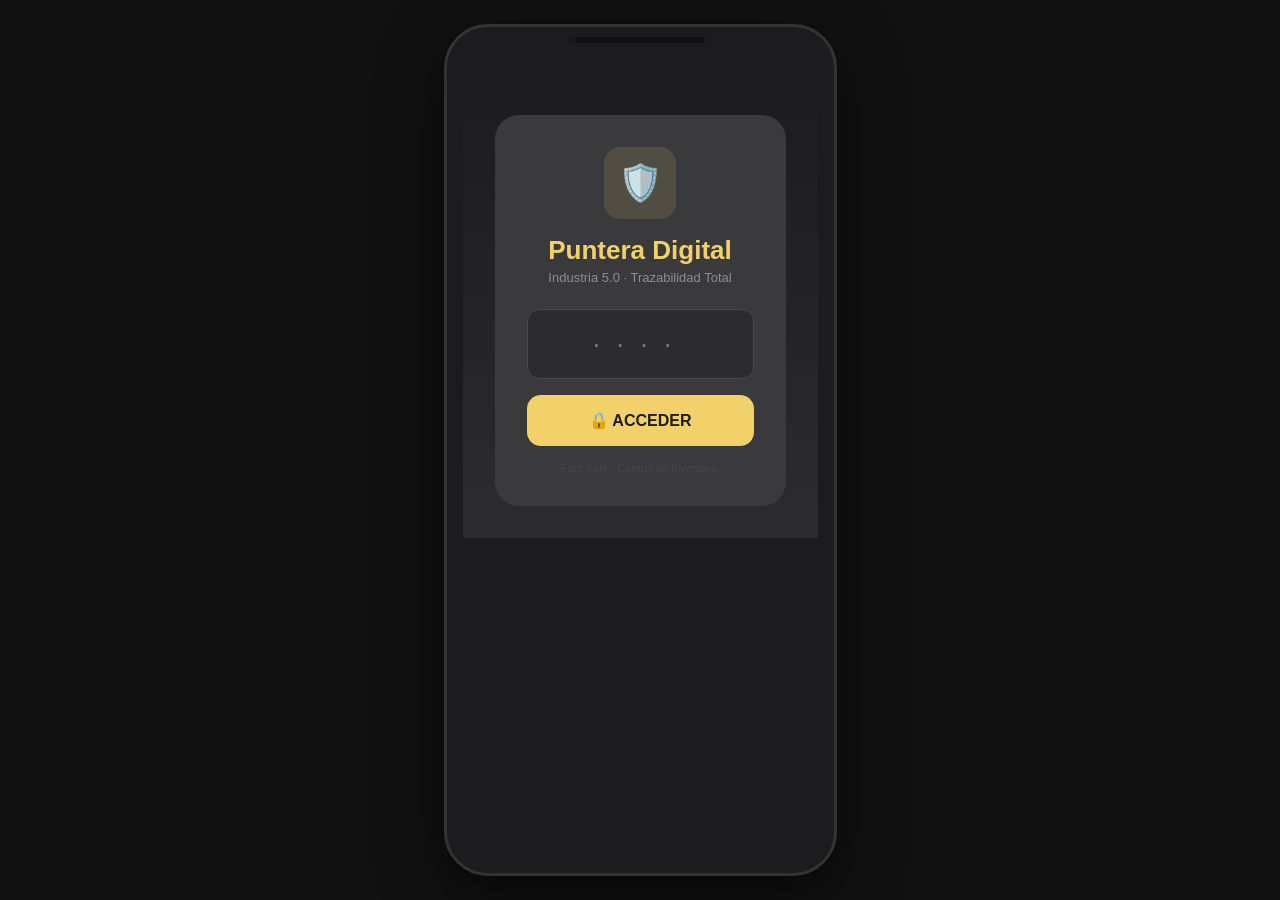
<file: prototype/index.html>
<!DOCTYPE html>
<html lang="es">
<head>
<meta charset="UTF-8">
<meta name="viewport" content="width=device-width,initial-scale=1,maximum-scale=1,user-scalable=no">
<title>Puntera Digital - Prototipo</title>
<style>
*{margin:0;padding:0;box-sizing:border-box}
:root{
--bg:#1C1C1E;--surface:#2C2C2E;--surfaceHigh:#3A3A3C;--primary:#F2D16B;--onPrimary:#1C1C1E;
--onSurface:#E5E5E7;--onSurfaceVar:#8E8E93;--outline:#48484A;--error:#FF453A;--success:#30D158;
--amber:#FFCC02;--purple:#AF52DE;--cobalt:#0047AB;
}
body{font-family:-apple-system,BlinkMacSystemFont,'Segoe UI',Roboto,sans-serif;background:#111;display:flex;justify-content:center;align-items:center;min-height:100vh}
.phone{width:393px;height:852px;background:var(--bg);border-radius:44px;overflow:hidden;position:relative;border:3px solid #333;box-shadow:0 20px 60px rgba(0,0,0,.6)}
.notch{width:130px;height:6px;background:#111;border-radius:3px;position:absolute;top:10px;left:50%;transform:translateX(-50%);z-index:100}
.screen{width:100%;height:100%;overflow-y:auto;overflow-x:hidden;transition:background .3s}
.screen::-webkit-scrollbar{display:none}
.screen[data-origin="safety"]{--bg:#0047AB;--surface:#0A1929;--surfaceHigh:#132F4C;--primary:#FFFFFF;--onPrimary:#0047AB;--onSurface:#E3F2FD;--onSurfaceVar:#90CAF9;--outline:#1E4976}

/* Screens */
.view{display:none;width:100%;min-height:100%;padding:16px;padding-top:56px;padding-bottom:100px}
.view.active{display:block}

/* TopBar */
.topbar{position:sticky;top:0;z-index:50;padding:14px 16px 10px;background:var(--surface);backdrop-filter:blur(10px)}
.topbar h1{font-size:18px;color:var(--onSurface);font-weight:700}
.topbar small{font-size:12px;color:var(--primary)}

/* Cards */
.card{background:var(--surfaceHigh);border-radius:20px;padding:20px;margin-bottom:16px}
.card-title{font-size:13px;color:var(--primary);font-weight:600;margin-bottom:12px;text-transform:uppercase;letter-spacing:.5px}

/* Buttons */
.btn{width:100%;padding:16px;border:none;border-radius:14px;font-size:16px;font-weight:700;cursor:pointer;display:flex;align-items:center;justify-content:center;gap:8px;transition:all .2s}
.btn-primary{background:var(--primary);color:var(--onPrimary)}
.btn-primary:active{transform:scale(.97);opacity:.9}
.btn-outline{background:transparent;border:1.5px solid var(--outline);color:var(--onSurface)}
.btn-outline:active{background:var(--surfaceHigh)}
.btn-green{background:var(--success);color:#fff}
.btn-amber{background:var(--amber);color:#1C1C1E}
.btn-purple{background:var(--purple);color:#fff}
.btn-danger{background:var(--error);color:#fff}
.btn-sm{padding:12px 16px;font-size:14px;width:auto;flex:1}

/* Inputs */
.input-group{margin-bottom:14px}
.input-group label{font-size:12px;color:var(--onSurfaceVar);margin-bottom:6px;display:block}
.input-group select,.input-group input{width:100%;padding:14px;background:var(--surface);border:1.5px solid var(--outline);border-radius:12px;color:var(--onSurface);font-size:15px;outline:none;-webkit-appearance:none}
.input-group select:focus,.input-group input:focus{border-color:var(--primary)}
.row{display:flex;gap:12px}
.row>*{flex:1}

/* Origin Chips */
.origin-chips{display:flex;gap:12px}
.origin-chip{flex:1;padding:16px;border-radius:16px;text-align:center;font-weight:600;font-size:14px;cursor:pointer;border:2px solid transparent;transition:all .2s}
.origin-chip[data-o="fs"]{background:var(--surface);color:var(--onSurface)}
.origin-chip[data-o="fs"].active{background:#F2D16B;color:#1C1C1E;border-color:#F2D16B}
.origin-chip[data-o="sf"]{background:var(--surface);color:var(--onSurface)}
.origin-chip[data-o="sf"].active{background:#0047AB;color:#fff;border-color:#0047AB}

/* Switch */
.switch-row{display:flex;justify-content:space-between;align-items:center}
.switch-row span{font-size:14px;color:var(--onSurface)}
.switch-row small{font-size:12px;color:var(--onSurfaceVar);display:block;margin-top:2px}
.toggle{width:52px;height:28px;background:var(--outline);border-radius:14px;position:relative;cursor:pointer;transition:background .2s}
.toggle.on{background:var(--primary)}
.toggle::after{content:'';width:22px;height:22px;background:#fff;border-radius:50%;position:absolute;top:3px;left:3px;transition:transform .2s}
.toggle.on::after{transform:translateX(24px)}

/* Counter Grid */
.counter-grid{display:grid;grid-template-columns:1fr 1fr;gap:12px;margin-bottom:20px}
.counter{border-radius:16px;background:var(--surfaceHigh);padding:16px}
.counter .icon{width:36px;height:36px;border-radius:10px;display:flex;align-items:center;justify-content:center;font-size:18px;margin-bottom:10px}
.counter .val{font-size:28px;font-weight:800;color:var(--onSurface)}
.counter .lbl{font-size:12px;color:var(--onSurfaceVar)}

/* Movement Cards */
.mv-card{background:var(--surfaceHigh);border-radius:20px;padding:20px;margin-bottom:14px}
.mv-header{display:flex;align-items:center;gap:12px;margin-bottom:14px}
.mv-icon{width:48px;height:48px;border-radius:12px;display:flex;align-items:center;justify-content:center;font-size:24px}
.mv-title{font-size:16px;font-weight:600;color:var(--onSurface)}
.mv-sub{font-size:12px;color:var(--onSurfaceVar)}
.mv-btns{display:flex;gap:12px}

/* Bottom Nav */
.bottom-nav{position:absolute;bottom:20px;left:12px;right:12px;background:var(--surfaceHigh);border-radius:42px;display:flex;padding:8px 4px;z-index:90}
.nav-item{flex:1;display:flex;flex-direction:column;align-items:center;gap:3px;padding:10px 0;cursor:pointer;border-radius:20px;transition:background .2s}
.nav-item.active{background:rgba(242,209,107,.15)}
.nav-item .ni{font-size:20px;transition:color .2s}
.nav-item.active .ni{color:var(--primary)}
.nav-item .nt{font-size:10px;color:var(--onSurfaceVar);font-weight:500}
.nav-item.active .nt{color:var(--primary);font-weight:700}

/* Login */
.login-wrap{display:flex;flex-direction:column;align-items:center;justify-content:center;height:100%;padding:32px;background:linear-gradient(180deg,#1C1C1E,#2C2C2E)}
.login-card{background:var(--surfaceHigh);border-radius:24px;padding:32px;width:100%;text-align:center}
.login-icon{width:72px;height:72px;border-radius:16px;background:rgba(242,209,107,.12);display:flex;align-items:center;justify-content:center;font-size:36px;margin:0 auto 16px}
.login-title{font-size:26px;font-weight:800;color:#F2D16B;margin-bottom:4px}
.login-sub{font-size:13px;color:#8E8E93;margin-bottom:24px}
.pin-input{width:100%;padding:18px;font-size:28px;text-align:center;letter-spacing:16px;background:var(--surface);border:1.5px solid var(--outline);border-radius:12px;color:var(--onSurface);outline:none;margin-bottom:16px}
.pin-input:focus{border-color:#F2D16B}
.login-footer{font-size:11px;color:#48484A;margin-top:16px}

/* Scanner View */
.scanner-bg{background:linear-gradient(135deg,#0a0a0a,#1a1a2e);min-height:100%;position:relative}
.scanner-viewfinder{width:260px;height:260px;border:3px solid var(--primary);border-radius:24px;margin:40px auto 20px;position:relative;display:flex;align-items:center;justify-content:center}
.scanner-viewfinder::before{content:'';position:absolute;width:40px;height:40px;border-top:4px solid var(--primary);border-left:4px solid var(--primary);top:-2px;left:-2px;border-radius:8px 0 0 0}
.scanner-viewfinder::after{content:'';position:absolute;width:40px;height:40px;border-bottom:4px solid var(--primary);border-right:4px solid var(--primary);bottom:-2px;right:-2px;border-radius:0 0 8px 0}
.scan-line{width:90%;height:3px;background:var(--primary);border-radius:2px;animation:scanAnim 2s infinite ease-in-out;box-shadow:0 0 12px var(--primary)}
@keyframes scanAnim{0%,100%{transform:translateY(-100px);opacity:.3}50%{transform:translateY(100px);opacity:1}}
.scan-counter{display:inline-flex;align-items:center;gap:8px;padding:12px 24px;border-radius:24px;font-size:14px;font-weight:700;color:#fff;margin:0 auto;position:relative;left:50%;transform:translateX(-50%)}
.scan-num{font-size:32px}

/* Movement items */
.mv-item{background:var(--surfaceHigh);border-radius:12px;padding:14px;margin-bottom:8px;display:flex;align-items:center;gap:12px}
.mv-item-icon{width:40px;height:40px;border-radius:10px;display:flex;align-items:center;justify-content:center;font-size:16px}
.mv-item-text{flex:1}
.mv-item-text strong{font-size:13px;color:var(--onSurface);display:block}
.mv-item-text small{font-size:11px;color:var(--onSurfaceVar)}

/* Toast */
.toast{position:absolute;bottom:120px;left:50%;transform:translateX(-50%);background:var(--success);color:#fff;padding:12px 24px;border-radius:14px;font-size:14px;font-weight:600;z-index:200;opacity:0;transition:opacity .3s;pointer-events:none;white-space:nowrap}
.toast.show{opacity:1}
.toast.error{background:var(--error)}
.toast.warn{background:var(--amber);color:#1C1C1E}

/* Poka-Yoke Alert */
.alert-overlay{position:absolute;inset:0;background:rgba(0,0,0,.85);z-index:300;display:none;align-items:center;justify-content:center;padding:24px}
.alert-overlay.show{display:flex}
.alert-box{background:var(--surface);border-radius:24px;padding:28px;text-align:center;width:100%;border:2px solid var(--error)}
.alert-box h2{color:var(--error);font-size:20px;margin:12px 0 8px}
.alert-box p{color:var(--onSurfaceVar);font-size:13px;line-height:1.5;margin-bottom:20px}
</style>
</head>
<body>

<div class="phone">
<div class="notch"></div>
<div class="screen" id="screen">

<!-- Toast -->
<div class="toast" id="toast"></div>

<!-- Poka-Yoke Alert -->
<div class="alert-overlay" id="pokaAlert">
<div class="alert-box">
<div style="font-size:48px">⚠️</div>
<h2>ALERTA POKA-YOKE</h2>
<p>Mezcla de orígenes detectada.<br>Foot Safe: 3 unidades<br>Safety: 1 unidad<br><br>No se puede despachar un lote con productos de empresas distintas.</p>
<button class="btn btn-danger" onclick="closeAlert()" style="margin-bottom:8px">LIMPIAR LOTE</button>
<button class="btn btn-outline" onclick="closeAlert()">REVISAR</button>
</div>
</div>

<!-- LOGIN -->
<div class="view active" id="loginView">
<div class="login-wrap">
<div class="login-card">
<div class="login-icon">🛡️</div>
<div class="login-title">Puntera Digital</div>
<div class="login-sub">Industria 5.0 · Trazabilidad Total</div>
<input type="password" class="pin-input" id="pinInput" maxlength="4" placeholder="····" inputmode="numeric">
<button class="btn btn-primary" onclick="doLogin()">🔒 ACCEDER</button>
<div class="login-footer">Foot Safe · Control de Inventario</div>
</div>
</div>
</div>

<!-- HOME -->
<div class="view" id="homeView">
<div class="topbar"><h1>Hola, Admin Almacén</h1><small id="homeOriginLabel">Modo: Foot Safe</small></div>
<div class="counter-grid" style="margin-top:16px">
<div class="counter"><div class="icon" style="background:rgba(48,209,88,.15);color:#30D158">📦</div><div class="val">47</div><div class="lbl">Stock</div></div>
<div class="counter"><div class="icon" style="background:rgba(255,204,2,.15);color:#FFCC02">⏸️</div><div class="val">12</div><div class="lbl">Stand-By</div></div>
<div class="counter"><div class="icon" style="background:rgba(175,82,222,.15);color:#AF52DE">📋</div><div class="val">5</div><div class="lbl">Cajas Master</div></div>
<div class="counter"><div class="icon" style="background:rgba(242,209,107,.15);color:#F2D16B">🏷️</div><div class="val">3</div><div class="lbl">Modelos</div></div>
</div>
<div style="display:flex;gap:12px;margin-bottom:20px">
<button class="btn btn-primary btn-sm" onclick="goTo('entryView')">➕ Entrada</button>
<button class="btn btn-outline btn-sm" onclick="goTo('movView')">↔️ Movimientos</button>
</div>
<div style="font-size:15px;font-weight:700;color:var(--onSurface);margin-bottom:12px">Movimientos Recientes</div>
<div class="mv-item"><div class="mv-item-icon" style="background:rgba(48,209,88,.15);color:#30D158">📥</div><div class="mv-item-text"><strong>Producción · FS-2026A-42-001</strong><small>24/03/2026 22:15 · RACK</small></div></div>
<div class="mv-item"><div class="mv-item-icon" style="background:rgba(255,204,2,.15);color:#FFCC02">⏸</div><div class="mv-item-text"><strong>Pre-despacho · FS-2026A-40-003</strong><small>24/03/2026 21:50 · ZONA_PREDESPACHO</small></div></div>
<div class="mv-item"><div class="mv-item-icon" style="background:rgba(255,59,48,.15);color:#FF3B30">📤</div><div class="mv-item-text"><strong>Despacho · SF-2026B-38-001</strong><small>24/03/2026 20:30 · DESPACHADO</small></div></div>
</div>

<!-- ENTRY -->
<div class="view" id="entryView">
<div class="topbar"><h1>Registro de Nacimiento</h1></div>
<div class="card" style="margin-top:16px">
<div class="card-title">Origen de Mercancía</div>
<div class="origin-chips">
<div class="origin-chip active" data-o="fs" onclick="setOrigin('fs')">✅ Foot Safe</div>
<div class="origin-chip" data-o="sf" onclick="setOrigin('sf')">Safety</div>
</div>
</div>
<div class="card">
<div class="card-title">Datos del Producto</div>
<div class="input-group"><label>Tipo de Entrada</label><select><option>Producción</option><option>Ajuste</option><option>Traslado</option></select></div>
<div class="input-group"><label>Modelo</label><select><option value="">Seleccionar...</option><option>FS300CMFFPBL</option><option>FS302CMN</option><option>FS400BK</option></select></div>
<div class="row">
<div class="input-group"><label>Talla</label><select><option value="">--</option><option>38</option><option>39</option><option>40</option><option>41</option><option>42</option><option>43</option><option>44</option></select></div>
<div class="input-group"><label>Lote</label><input type="text" placeholder="LOTE-2026-03"></div>
</div>
</div>
<div class="card">
<div class="switch-row">
<div><span>Caja Master</span><small id="masterLabel">1 UUID Padre + 8 Hijos</small></div>
<div class="toggle on" id="masterToggle" onclick="toggleMaster()"></div>
</div>
<div id="masterQty" style="margin-top:14px"><div class="input-group"><label>Pares por Caja</label><input type="number" value="8" min="1"></div></div>
</div>
<button class="btn btn-primary" onclick="doEntry()">🖨️ REGISTRAR E IMPRIMIR</button>
</div>

<!-- MOVEMENTS HUB -->
<div class="view" id="movView">
<div class="topbar"><h1>Módulos de Movimiento</h1></div>
<div class="mv-card" style="margin-top:16px">
<div class="mv-header"><div class="mv-icon" style="background:rgba(255,204,2,.15)">⏸️</div><div><div class="mv-title">Stand-By</div><div class="mv-sub">Pre-despacho → ZONA_PREDESPACHO</div></div></div>
<div class="mv-btns"><button class="btn btn-outline btn-sm" onclick="goScanner('STANDBY','MANUAL')">👆 Manual</button><button class="btn btn-amber btn-sm" onclick="goScanner('STANDBY','RAPID')">⚡ Ráfaga</button></div>
</div>
<div class="mv-card">
<div class="mv-header"><div class="mv-icon" style="background:rgba(48,209,88,.15)">🚚</div><div><div class="mv-title">Despacho</div><div class="mv-sub">Salida definitiva del inventario</div></div></div>
<div class="mv-btns"><button class="btn btn-outline btn-sm" onclick="goScanner('DISPATCH','MANUAL')">👆 Manual</button><button class="btn btn-green btn-sm" onclick="goScanner('DISPATCH','RAPID')">⚡ Ráfaga</button></div>
</div>
<div class="mv-card">
<div class="mv-header"><div class="mv-icon" style="background:rgba(175,82,222,.15)">🚫</div><div><div class="mv-title">Calidad / Bajas</div><div class="mv-sub">Hidrolizado · Segunda · Daño Físico</div></div></div>
<div class="mv-btns"><button class="btn btn-outline btn-sm" onclick="goScanner('QUALITY','MANUAL')">👆 Manual</button><button class="btn btn-purple btn-sm" onclick="goScanner('QUALITY','RAPID')">⚡ Ráfaga</button></div>
</div>
</div>

<!-- SCANNER -->
<div class="view" id="scanView">
<div class="topbar" style="display:flex;align-items:center;gap:12px">
<span style="cursor:pointer;font-size:20px" onclick="goTo('movView')">←</span>
<div><h1 id="scanTitle">Stand-By · Ráfaga</h1><small id="scanOrigin">Modo: Foot Safe</small></div>
</div>
<div class="scanner-bg" style="margin-top:16px;border-radius:20px;padding:20px">
<div class="scanner-viewfinder"><div class="scan-line"></div></div>
<div style="text-align:center;margin-top:20px">
<div class="scan-counter" id="scanCounter" style="display:none"></div>
</div>
<div style="display:flex;gap:12px;margin-top:20px;justify-content:center">
<button class="btn btn-outline" style="width:auto;padding:12px 20px;border-radius:50px" onclick="simScan()">📷 Simular Escaneo</button>
<button class="btn btn-outline" style="width:auto;padding:12px 20px;border-radius:50px" id="pokaBtn" onclick="showAlert()" title="Simular mezcla">⚠️ Poka-Yoke</button>
</div>
<div id="scanResults" style="margin-top:16px"></div>
</div>
</div>

<!-- TRACEABILITY -->
<div class="view" id="traceView">
<div class="topbar"><h1>Historial de Trazabilidad</h1></div>
<div style="margin-top:16px">
<div class="mv-item"><div class="mv-item-icon" style="background:rgba(48,209,88,.15);color:#30D158">📥</div><div class="mv-item-text"><strong>Producción · FS-2026A-42-001</strong><small>24/03/2026 22:15 · Admin · RACK</small></div></div>
<div class="mv-item"><div class="mv-item-icon" style="background:rgba(48,209,88,.15);color:#30D158">📥</div><div class="mv-item-text"><strong>Producción · FS-MB-2026A-42-01</strong><small>24/03/2026 22:15 · Caja Master 8 uds</small></div></div>
<div class="mv-item"><div class="mv-item-icon" style="background:rgba(255,204,2,.15);color:#FFCC02">⏸</div><div class="mv-item-text"><strong>Stand-By · FS-2026A-40-003</strong><small>24/03/2026 21:50 · ZONA_PREDESPACHO</small></div></div>
<div class="mv-item"><div class="mv-item-icon" style="background:rgba(255,59,48,.15);color:#FF3B30">📤</div><div class="mv-item-text"><strong>Despacho · SF-2026B-38-001</strong><small>24/03/2026 20:30 · DESPACHADO</small></div></div>
<div class="mv-item"><div class="mv-item-icon" style="background:rgba(175,82,222,.15);color:#AF52DE">🚫</div><div class="mv-item-text"><strong>Baja · FS-2026A-44-002 · Hidrolizado</strong><small>24/03/2026 19:00 · BAJA</small></div></div>
</div>
</div>

<!-- STATS -->
<div class="view" id="statsView">
<div class="topbar"><h1>Dashboard</h1></div>
<div class="card" style="margin-top:16px;text-align:center">
<div style="display:flex;justify-content:center;gap:8px;margin-bottom:16px">
<button class="btn btn-primary btn-sm" style="flex:0" onclick="this.style.opacity=1;this.nextElementSibling.style.opacity=.5">📊 Barras</button>
<button class="btn btn-outline btn-sm" style="flex:0;opacity:.5" onclick="this.style.opacity=1;this.previousElementSibling.style.opacity=.5">🥧 Pastel</button>
</div>
<div style="display:flex;align-items:flex-end;justify-content:center;gap:16px;height:180px;padding:0 16px">
<div style="display:flex;flex-direction:column;align-items:center;gap:4px"><div style="width:40px;background:linear-gradient(to top,rgba(242,209,107,.5),#F2D16B);border-radius:8px 8px 0 0;height:140px;animation:grow .8s ease-out"></div><span style="font-size:10px;color:var(--onSurfaceVar)">42</span></div>
<div style="display:flex;flex-direction:column;align-items:center;gap:4px"><div style="width:40px;background:linear-gradient(to top,rgba(48,209,88,.5),#30D158);border-radius:8px 8px 0 0;height:100px;animation:grow .8s ease-out"></div><span style="font-size:10px;color:var(--onSurfaceVar)">40</span></div>
<div style="display:flex;flex-direction:column;align-items:center;gap:4px"><div style="width:40px;background:linear-gradient(to top,rgba(175,82,222,.5),#AF52DE);border-radius:8px 8px 0 0;height:60px;animation:grow .8s ease-out"></div><span style="font-size:10px;color:var(--onSurfaceVar)">38</span></div>
<div style="display:flex;flex-direction:column;align-items:center;gap:4px"><div style="width:40px;background:linear-gradient(to top,rgba(255,204,2,.5),#FFCC02);border-radius:8px 8px 0 0;height:80px;animation:grow .8s ease-out"></div><span style="font-size:10px;color:var(--onSurfaceVar)">44</span></div>
</div>
@keyframes grow{from{height:0}}
</div>
<div style="font-size:15px;font-weight:700;color:var(--onSurface);margin-bottom:12px">Detalle de Stock</div>
<div class="mv-item"><div class="mv-item-icon" style="background:rgba(242,209,107,.15);color:var(--primary);font-weight:800;font-size:14px">42</div><div class="mv-item-text"><strong>FS300CMFFPBL</strong><small>Lote: 2026-A</small></div><div style="font-size:24px;font-weight:800;color:var(--primary)">18</div></div>
<div class="mv-item"><div class="mv-item-icon" style="background:rgba(242,209,107,.15);color:var(--primary);font-weight:800;font-size:14px">40</div><div class="mv-item-text"><strong>FS302CMN</strong><small>Lote: 2026-A</small></div><div style="font-size:24px;font-weight:800;color:var(--primary)">15</div></div>
<div class="mv-item"><div class="mv-item-icon" style="background:rgba(242,209,107,.15);color:var(--primary);font-weight:800;font-size:14px">38</div><div class="mv-item-text"><strong>FS400BK</strong><small>Lote: 2026-B</small></div><div style="font-size:24px;font-weight:800;color:var(--primary)">14</div></div>
</div>

<!-- BOTTOM NAV -->
<div class="bottom-nav" id="bottomNav" style="display:none">
<div class="nav-item active" onclick="navTo(0)"><span class="ni">🏠</span><span class="nt">Inicio</span></div>
<div class="nav-item" onclick="navTo(1)"><span class="ni">📋</span><span class="nt">Entrada</span></div>
<div class="nav-item" onclick="navTo(2)"><span class="ni">↔️</span><span class="nt">Movim.</span></div>
<div class="nav-item" onclick="navTo(3)"><span class="ni">🕐</span><span class="nt">Traza</span></div>
<div class="nav-item" onclick="navTo(4)"><span class="ni">📊</span><span class="nt">Stats</span></div>
</div>

</div>
</div>

<script>
const views=['homeView','entryView','movView','traceView','statsView'];
const screen=document.getElementById('screen');
let currentOrigin='fs';
let scanMode='',scanType='',scanCount=0;

function goTo(id){
  document.querySelectorAll('.view').forEach(v=>v.classList.remove('active'));
  document.getElementById(id).classList.add('active');
  if(id==='scanView')document.getElementById('bottomNav').style.display='none';
  else document.getElementById('bottomNav').style.display='flex';
}

function navTo(i){
  document.querySelectorAll('.nav-item').forEach((n,j)=>n.classList.toggle('active',j===i));
  goTo(views[i]);
}

function doLogin(){
  const pin=document.getElementById('pinInput').value;
  if(pin==='1234'||pin==='0000'){
    goTo('homeView');
    document.getElementById('bottomNav').style.display='flex';
  } else {
    showToast('PIN incorrecto','error');
  }
}

function setOrigin(o){
  currentOrigin=o;
  document.querySelectorAll('.origin-chip').forEach(c=>c.classList.toggle('active',c.dataset.o===o));
  screen.setAttribute('data-origin',o==='sf'?'safety':'');
  document.getElementById('homeOriginLabel').textContent='Modo: '+(o==='fs'?'Foot Safe':'Safety');
  document.getElementById('scanOrigin').textContent='Modo: '+(o==='fs'?'Foot Safe':'Safety');
}

function toggleMaster(){
  const t=document.getElementById('masterToggle');
  t.classList.toggle('on');
  const on=t.classList.contains('on');
  document.getElementById('masterQty').style.display=on?'block':'none';
  document.getElementById('masterLabel').textContent=on?'1 UUID Padre + 8 Hijos':'Unidad individual';
}

function doEntry(){
  const p=currentOrigin==='fs'?'FS':'SF';
  showToast('✓ Registrado: '+p+'-2026A-42-001');
  setTimeout(()=>showToast('Impresión enviada a BarTender'),1500);
}

function goScanner(mode,type){
  scanMode=mode;scanType=type;scanCount=0;
  const titles={STANDBY:'Stand-By',DISPATCH:'Despacho',QUALITY:'Calidad / Bajas'};
  document.getElementById('scanTitle').textContent=titles[mode]+' · '+(type==='RAPID'?'Ráfaga':'Manual');
  const c=document.getElementById('scanCounter');
  if(type==='RAPID'){c.style.display='block';updateCounter();}else{c.style.display='none';}
  document.getElementById('scanResults').innerHTML='';
  goTo('scanView');
}

function updateCounter(){
  const colors={STANDBY:'#FFCC02',DISPATCH:'#30D158',QUALITY:'#AF52DE'};
  document.getElementById('scanCounter').innerHTML=
    '<span style="background:'+colors[scanMode]+';padding:12px 24px;border-radius:24px;display:inline-flex;align-items:center;gap:8px">📷 <span class="scan-num">'+scanCount+'</span> escaneados</span>';
}

function simScan(){
  scanCount++;
  const p=currentOrigin==='fs'?'FS':'SF';
  const uuid=p+'-2026A-42-'+String(scanCount).padStart(3,'0');
  if(scanType==='RAPID'){
    updateCounter();
    const r=document.getElementById('scanResults');
    r.innerHTML='<div class="mv-item" style="animation:fadeIn .3s"><div class="mv-item-icon" style="background:rgba(48,209,88,.15);color:#30D158">✓</div><div class="mv-item-text"><strong>'+uuid+'</strong><small>Modelo: FS300CMFFPBL · Talla: 42</small></div></div>'+r.innerHTML;
    showToast('✓ '+uuid);
    try{new AudioContext().createOscillator().connect(new AudioContext().destination)}catch(e){}
  } else {
    showToast('UUID: '+uuid+' → '+{STANDBY:'ZONA_PREDESPACHO',DISPATCH:'Agregado a lote',QUALITY:'Seleccione motivo'}[scanMode]);
  }
}

function showAlert(){document.getElementById('pokaAlert').classList.add('show')}
function closeAlert(){document.getElementById('pokaAlert').classList.remove('show')}

function showToast(msg,type){
  const t=document.getElementById('toast');
  t.textContent=msg;t.className='toast show'+(type?' '+type:'');
  setTimeout(()=>t.classList.remove('show'),2000);
}

document.getElementById('pinInput').addEventListener('keydown',e=>{if(e.key==='Enter')doLogin()});
</script>
<style>@keyframes fadeIn{from{opacity:0;transform:translateY(-8px)}to{opacity:1;transform:translateY(0)}}</style>
</body>
</html>
</file>
<file: mockup/styles.css>
/* ═══════════════════════════════════════════════════
   PUNTERA DIGITAL — "Kinetic Architect" Design System
   Industrial Precision & Tonal Depth v3.0
   ═══════════════════════════════════════════════════ */

@import url('https://fonts.googleapis.com/css2?family=Space+Grotesk:wght@400;500;600;700&family=Inter:wght@400;500;600;700;800&display=swap');

:root {
    /* ── Surface Hierarchy — Tonal Stack ── */
    --surface: #131315;
    --surface-dim: #0E0E10;
    --surface-container-lowest: #1A1A1C;
    --surface-container-low: #1B1B1D;
    --surface-container: #252527;
    --surface-container-high: #2E2E30;
    --surface-container-highest: #353437;

    /* ── Primary — Safety Yellow ── */
    --primary: #FFEFC7;
    --primary-container: #F2D16B;
    --primary-fixed: #F2D16B;
    --primary-fixed-dim: #D4B44E;
    --on-primary: #3C2F00;
    --on-primary-container: #1C1600;

    /* ── Secondary — Sister Company Cobalt ── */
    --secondary: #5B9BFF;
    --secondary-container: #0148AB;
    --on-secondary: #FFFFFF;
    --on-secondary-container: #D6E3FF;

    /* ── Tertiary — Success/Status ── */
    --tertiary: #30D158;
    --on-tertiary-container: #30D158;
    --tertiary-container: rgba(48, 209, 88, 0.12);

    /* ── Error ── */
    --error: #FFB4AB;
    --error-container: #93000A;
    --on-error-container: #FFB4AB;

    /* ── Warning ── */
    --warning: #FF9500;
    --on-tertiary-fixed-variant: #FF9500;

    /* ── Outline — Ghost Border ── */
    --outline: #48484A;
    --outline-variant: #4C4637;

    /* ── On-surfaces ── */
    --on-surface: #E6E1DC;
    --on-surface-variant: #CAC5BE;

    /* ── Functional ── */
    --dispatch: #34C759;
    --purple: #AF52DE;
    --teal: #009688;
    --refill-blue: #2196F3;
    --amber: #FFCC02;

    /* ── Spacing Scale ── */
    --space-xs: 4px;
    --space-sm: 8px;
    --space-md: 12px;
    --space-lg: 16px;
    --space-xl: 20px;
    --space-2xl: 24px;
    --space-3xl: 32px;

    /* ── Radii ── */
    --radius-sm: 0.25rem;
    --radius-md: 0.375rem;
    --radius-lg: 0.75rem;
    --radius-xl: 1rem;
    --radius-2xl: 1.25rem;
    --radius-full: 9999px;

    /* ── Ambient Shadow (primary glow) ── */
    --shadow-ambient: 0 8px 32px rgba(242, 209, 107, 0.08);
    --shadow-modal: 0 32px 64px rgba(0,0,0,0.5), 0 0 0 1px rgba(76, 70, 55, 0.15);
}

* { margin: 0; padding: 0; box-sizing: border-box; }

body {
    font-family: 'Inter', -apple-system, sans-serif;
    background: var(--surface-dim);
    color: var(--on-surface);
    display: flex;
    flex-direction: column;
    align-items: center;
    min-height: 100vh;
    padding: var(--space-xl);
}


/* ═══ PAGE HEADER ═══ */
h1.page-title {
    font-family: 'Space Grotesk', sans-serif;
    font-size: 1.75rem;
    font-weight: 700;
    color: var(--primary-container);
    margin-bottom: var(--space-sm);
    text-align: center;
    letter-spacing: -0.5px;
}
.subtitle {
    font-size: 0.8125rem;
    color: var(--on-surface-variant);
    text-align: center;
    margin-bottom: var(--space-3xl);
    opacity: 0.6;
}

/* ═══ TAB NAVIGATION ═══ */
.tab-nav {
    display: flex;
    gap: var(--space-xs);
    background: var(--surface-container-low);
    border-radius: var(--radius-xl);
    padding: var(--space-xs);
    margin-bottom: var(--space-3xl);
    flex-wrap: wrap;
    justify-content: center;
}
.tab-btn {
    padding: 10px 18px;
    border: none;
    background: transparent;
    color: var(--on-surface-variant);
    font-family: 'Inter', sans-serif;
    font-size: 0.8125rem;
    font-weight: 600;
    border-radius: var(--radius-lg);
    cursor: pointer;
    transition: all 0.3s cubic-bezier(0.4, 0, 0.2, 1);
    opacity: 0.6;
}
.tab-btn:hover { background: var(--surface-container-highest); color: var(--on-surface); opacity: 1; }
.tab-btn.active {
    background: linear-gradient(135deg, var(--primary), var(--primary-container));
    color: var(--on-primary);
    opacity: 1;
    box-shadow: 0 4px 16px rgba(242, 209, 107, 0.25);
}

/* ═══ PHONE FRAME ═══ */
.phone-frame {
    width: 390px;
    min-height: 780px;
    background: var(--surface);
    border-radius: 40px;
    overflow: hidden;
    box-shadow:
        0 24px 80px rgba(0,0,0,0.7),
        0 0 0 1px rgba(76, 70, 55, 0.15),
        0 0 120px rgba(242, 209, 107, 0.03);
    position: relative;
}
.status-bar {
    height: 50px;
    background: var(--surface);
    display: flex;
    align-items: center;
    justify-content: space-between;
    padding: 0 28px;
    font-size: 0.875rem;
    font-weight: 600;
}
.status-bar .time { color: var(--on-surface); }
.status-bar .icons { display: flex; gap: 6px; font-size: 0.75rem; color: var(--on-surface); }

.screen { display: none; flex-direction: column; min-height: 730px; }
.screen.active { display: flex; }

/* ═══ TOP BAR ═══ */
.top-bar {
    padding: var(--space-md) var(--space-xl) var(--space-lg);
    background: var(--surface);
}
.top-bar h2 {
    font-family: 'Space Grotesk', sans-serif;
    font-size: 1.375rem;
    font-weight: 600;
    color: var(--on-surface);
    letter-spacing: -0.3px;
}
.top-bar .sub {
    font-size: 0.75rem;
    color: var(--primary-container);
    font-weight: 700;
    text-transform: uppercase;
    letter-spacing: 0.5px;
}
.top-bar-flex { display: flex; align-items: center; gap: var(--space-md); }
.back-btn {
    width: 44px; height: 44px;
    border-radius: var(--radius-lg);
    background: var(--surface-container-low);
    border: none;
    color: var(--on-surface);
    font-size: 18px;
    cursor: pointer;
    display: flex; align-items: center; justify-content: center;
    transition: background 0.2s;
}
.back-btn:hover { background: var(--surface-container-high); }

.screen-body {
    flex: 1;
    overflow-y: auto;
    padding: 0 var(--space-lg) var(--space-xl);
}

/* ═══ CARDS — Tonal Layering, NO BORDERS ═══ */
.card {
    background: var(--surface-container-high);
    border-radius: var(--radius-2xl);
    padding: var(--space-2xl) var(--space-xl);
    margin-bottom: var(--space-md);
    transition: background 0.2s;
}
.card-title {
    font-family: 'Inter', sans-serif;
    font-size: 0.75rem;
    font-weight: 700;
    text-transform: uppercase;
    letter-spacing: 0.8px;
    color: var(--primary-container);
    margin-bottom: var(--space-md);
}

/* ═══ ORIGIN CHIPS ═══ */
.origin-row { display: flex; gap: var(--space-md); }
.origin-chip {
    flex: 1; padding: 14px;
    border-radius: var(--radius-lg);
    border: none;
    text-align: center;
    font-weight: 700; font-size: 0.875rem;
    cursor: pointer;
    transition: all 0.3s cubic-bezier(0.4, 0, 0.2, 1);
}
.origin-chip.fs {
    background: linear-gradient(135deg, var(--primary), var(--primary-container));
    color: var(--on-primary);
    box-shadow: 0 4px 20px rgba(242, 209, 107, 0.2);
}
.origin-chip.sf { background: var(--surface-container-lowest); color: var(--on-surface-variant); }
.origin-chip.sf:hover { background: rgba(1, 72, 171, 0.15); color: var(--secondary); }

/* ═══ INPUTS — Carved Look (recessed into surface) ═══ */
.input-group { margin-bottom: 14px; }
.input-group label {
    display: block;
    font-size: 0.6875rem;
    font-weight: 700;
    color: var(--on-surface-variant);
    margin-bottom: 6px;
    text-transform: uppercase;
    letter-spacing: 0.5px;
    opacity: 0.7;
}
.input-field {
    width: 100%;
    padding: 14px 16px;
    background: var(--surface-container-lowest);
    border: none;
    border-bottom: 2px solid transparent;
    border-radius: var(--radius-lg);
    color: var(--on-surface);
    font-family: 'Inter', sans-serif;
    font-size: 0.875rem;
    font-weight: 500;
    transition: border-color 0.3s, box-shadow 0.3s;
}
.input-field:focus {
    outline: none;
    border-bottom-color: var(--primary);
    box-shadow: 0 2px 12px rgba(242, 209, 107, 0.15);
}
.input-row { display: flex; gap: var(--space-md); }
.input-row > * { flex: 1; }

/* ═══ TOGGLE SWITCH ═══ */
.toggle-row {
    display: flex; align-items: center;
    justify-content: space-between;
    padding: 14px 0;
}
.toggle-label { font-weight: 600; font-size: 0.875rem; }
.toggle-sub { font-size: 0.75rem; color: var(--on-surface-variant); margin-top: 2px; opacity: 0.6; }
.toggle-switch {
    width: 52px; height: 30px;
    background: var(--surface-container-lowest);
    border-radius: 15px;
    position: relative; cursor: pointer;
    transition: background 0.3s;
}
.toggle-switch.on { background: var(--primary-container); }
.toggle-switch::after {
    content: ''; position: absolute;
    width: 24px; height: 24px;
    background: white; border-radius: 50%;
    top: 3px; left: 3px;
    transition: transform 0.3s cubic-bezier(0.4, 0, 0.2, 1);
    box-shadow: 0 2px 6px rgba(0,0,0,0.3);
}
.toggle-switch.on::after { transform: translateX(22px); }

/* ═══ PREVIEW BOX ═══ */
.preview-box {
    background: rgba(242, 209, 107, 0.04);
    border-radius: var(--radius-lg);
    padding: var(--space-lg);
    margin-top: var(--space-md);
}
.preview-title {
    font-size: 0.8125rem; font-weight: 700;
    color: var(--primary-container);
    margin-bottom: var(--space-sm);
}
.preview-line { font-size: 0.875rem; font-weight: 600; margin: 4px 0; }
.preview-line.green { color: var(--tertiary); }
.preview-line.orange { color: var(--warning); }

/* ═══ REMAINDER CHIPS ═══ */
.remainder-chips { display: flex; gap: var(--space-sm); margin-top: var(--space-md); }
.rem-chip {
    flex: 1; padding: 10px 12px;
    border-radius: var(--radius-lg);
    font-size: 0.75rem; font-weight: 600;
    text-align: center; cursor: pointer;
    border: none;
    transition: all 0.3s;
}
.rem-chip.active-loose {
    background: linear-gradient(135deg, var(--primary), var(--primary-container));
    color: var(--on-primary);
}
.rem-chip.inactive { background: var(--surface-container-lowest); color: var(--on-surface-variant); }
.rem-chip.active-fill { background: var(--refill-blue); color: white; }
.rem-desc { font-size: 0.6875rem; color: var(--on-surface-variant); margin-top: 6px; line-height: 1.4; opacity: 0.7; }

/* ═══ ACTION BUTTONS — Poka-Yoke (robust tactility, large tap targets) ═══ */
.action-btn {
    width: 100%; padding: 18px;
    border-radius: var(--radius-md);
    border: none;
    font-family: 'Space Grotesk', sans-serif;
    font-size: 1rem; font-weight: 700;
    cursor: pointer;
    display: flex; align-items: center; justify-content: center; gap: 10px;
    transition: all 0.3s cubic-bezier(0.4, 0, 0.2, 1);
    margin-top: var(--space-lg);
    letter-spacing: 0.5px;
    position: relative;
    overflow: hidden;
}
.action-btn::before {
    content: '';
    position: absolute;
    inset: 0;
    background: linear-gradient(180deg, rgba(255,255,255,0.08) 0%, transparent 60%);
    pointer-events: none;
}
.action-btn.primary {
    background: linear-gradient(135deg, var(--primary), var(--primary-container));
    color: var(--on-primary);
    box-shadow: 0 4px 24px rgba(242, 209, 107, 0.25);
}
.action-btn.green { background: var(--dispatch); color: white; box-shadow: 0 4px 24px rgba(52, 199, 89, 0.25); }
.action-btn.teal { background: var(--teal); color: white; }
.action-btn.blue { background: var(--refill-blue); color: white; }
.action-btn.danger { background: rgba(255,180,171,0.1); color: var(--error); box-shadow: none; }
.action-btn:hover { transform: translateY(-2px); filter: brightness(1.08); }
.action-btn:active { transform: translateY(0); filter: brightness(0.95); }

/* ═══ HUB CARDS ═══ */
.hub-card {
    background: var(--surface-container-high);
    border-radius: var(--radius-2xl);
    padding: var(--space-xl);
    margin-bottom: var(--space-md);
    cursor: pointer;
    transition: all 0.3s cubic-bezier(0.4, 0, 0.2, 1);
}
.hub-card:hover { background: var(--surface-container-highest); transform: translateY(-2px); }
.hub-header { display: flex; align-items: center; gap: 14px; }
.hub-icon {
    width: 52px; height: 52px;
    border-radius: var(--radius-lg);
    display: flex; align-items: center; justify-content: center;
    font-size: 24px;
    flex-shrink: 0;
}
.hub-icon.amber { background: rgba(255,204,2,0.1); }
.hub-icon.green { background: rgba(52,199,89,0.1); }
.hub-icon.purple { background: rgba(175,82,222,0.1); }
.hub-icon.teal { background: rgba(0,150,136,0.1); }
.hub-title { font-size: 1rem; font-weight: 700; }
.hub-sub { font-size: 0.75rem; color: var(--on-surface-variant); margin-top: 2px; opacity: 0.6; }
.hub-arrow { margin-left: auto; color: var(--on-surface-variant); font-size: 20px; opacity: 0.4; }
.hub-buttons { display: flex; gap: 10px; margin-top: 14px; }
.hub-btn {
    flex: 1; padding: 14px;
    border-radius: var(--radius-md);
    font-family: 'Inter', sans-serif;
    font-size: 0.8125rem; font-weight: 600;
    cursor: pointer;
    display: flex; align-items: center; justify-content: center; gap: 6px;
    transition: all 0.2s;
    min-height: 48px;
}
.hub-btn.outline { background: transparent; border: none; color: var(--on-surface); background: var(--surface-container-lowest); }
.hub-btn.filled { border: none; color: white; }
.hub-btn.filled.amber { background: var(--amber); color: var(--on-primary); }
.hub-btn.filled.purple { background: var(--purple); }
.hub-btn.outline:hover { background: var(--surface-container); }
.hub-btn.filled:hover { filter: brightness(1.1); }

/* ═══ DISPATCH ═══ */
.dispatch-header { display: flex; justify-content: space-between; align-items: center; padding: 8px 0 12px; }
.dispatch-count { font-size: 0.8125rem; color: var(--on-surface-variant); opacity: 0.6; }
.dispatch-actions { display: flex; gap: 8px; }
.dispatch-actions button {
    background: transparent; border: none; color: var(--primary-container);
    font-family: inherit; font-size: 0.75rem; font-weight: 600; cursor: pointer;
    padding: 6px 10px; border-radius: var(--radius-md);
    transition: background 0.2s;
}
.dispatch-actions button:hover { background: rgba(242, 209, 107, 0.06); }
.dispatch-group-title {
    font-size: 0.75rem; font-weight: 700; color: var(--primary-container);
    margin: 12px 0 6px; text-transform: uppercase; letter-spacing: 0.5px;
}
.dispatch-item {
    background: var(--surface-container-high);
    border-radius: var(--radius-lg);
    padding: 14px 20px 14px 14px;
    margin-bottom: var(--space-xs);
    display: flex; align-items: center; gap: 10px;
    cursor: pointer;
    transition: all 0.2s;
}
.dispatch-item.selected { background: rgba(52, 199, 89, 0.06); }
.dispatch-item:hover { background: var(--surface-container-highest); }
.checkbox {
    width: 28px; height: 28px; border-radius: var(--radius-md);
    background: var(--surface-container-lowest);
    display: flex; align-items: center; justify-content: center;
    font-size: 14px; color: white;
    transition: all 0.2s;
    flex-shrink: 0;
}
.checkbox.checked { background: var(--dispatch); }
.dispatch-uuid { font-size: 0.8125rem; font-weight: 700; }
.dispatch-meta { font-size: 0.6875rem; color: var(--on-surface-variant); margin-top: 2px; opacity: 0.6; }
.origin-badge {
    padding: 3px 8px; border-radius: var(--radius-full);
    font-size: 0.6875rem; font-weight: 700; margin-left: auto;
    flex-shrink: 0;
}
.origin-badge.fs { background: rgba(242,209,107,0.1); color: var(--primary-container); }
.sticky-bottom {
    position: sticky; bottom: 0;
    padding: 14px 0;
    background: linear-gradient(transparent, var(--surface) 30%);
}

/* ═══ MUESTRAS ═══ */
.muestra-card {
    background: var(--surface-container-high);
    border-radius: var(--radius-xl);
    padding: var(--space-xl);
    margin-bottom: 10px;
    transition: background 0.2s;
}
.muestra-card:hover { background: var(--surface-container-highest); }
.muestra-header { display: flex; justify-content: space-between; align-items: flex-start; }
.muestra-badge {
    padding: 4px 10px; border-radius: var(--radius-full);
    background: rgba(0,150,136,0.1); color: var(--teal);
    font-size: 0.6875rem; font-weight: 700;
}
.muestra-actions { display: flex; gap: 8px; margin-top: 14px; }
.muestra-btn {
    flex: 1; padding: 14px; border-radius: var(--radius-md);
    font-family: inherit; font-size: 0.75rem; font-weight: 600;
    cursor: pointer; display: flex; align-items: center; justify-content: center; gap: 6px;
    transition: all 0.2s;
    min-height: 48px;
}
.muestra-btn.outline-green { background: rgba(52,199,89,0.08); border: none; color: var(--dispatch); }
.muestra-btn.filled-orange { background: var(--warning); border: none; color: white; }
.muestra-btn.outline-green:hover { background: rgba(52,199,89,0.15); }
.muestra-btn.filled-orange:hover { filter: brightness(1.1); }

/* ═══ FAB ═══ */
.fab {
    position: absolute;
    bottom: 20px; right: 20px;
    background: var(--teal); color: white;
    padding: 14px 20px; border-radius: var(--radius-xl);
    border: none; font-family: inherit;
    font-size: 0.875rem; font-weight: 700;
    cursor: pointer; display: flex; align-items: center; gap: 8px;
    box-shadow: 0 8px 32px rgba(0,150,136,0.35);
    transition: all 0.3s;
    z-index: 10;
}
.fab:hover { transform: translateY(-3px); box-shadow: 0 12px 40px rgba(0,150,136,0.45); }

/* ═══ REFILL ═══ */
.refill-step-card {
    background: var(--surface-container-high);
    border-radius: var(--radius-2xl);
    padding: var(--space-xl);
    margin-bottom: var(--space-lg);
}
.master-info-card {
    background: rgba(33,150,243,0.04);
    border-radius: var(--radius-xl);
    padding: 18px;
    margin-bottom: 14px;
}
.progress-bar {
    width: 100%; height: 6px;
    background: var(--surface-container-lowest);
    border-radius: var(--radius-full);
    margin: 10px 0 6px; overflow: hidden;
}
.progress-fill { height: 100%; border-radius: var(--radius-full); transition: width 0.5s; }
.progress-fill.blue { background: linear-gradient(90deg, var(--refill-blue), #64B5F6); }
.progress-fill.green { background: linear-gradient(90deg, var(--dispatch), #66D97A); }
.child-item {
    background: var(--surface-container-high);
    border-radius: var(--radius-lg);
    padding: 14px 16px;
    margin-bottom: var(--space-xs);
    display: flex; justify-content: space-between; align-items: center;
}
.child-remove {
    width: 32px; height: 32px; border-radius: var(--radius-lg);
    background: transparent; border: none;
    color: var(--error); font-size: 16px; cursor: pointer;
    transition: background 0.2s;
}
.child-remove:hover { background: rgba(255,180,171,0.1); }

/* ═══ TRACEABILITY ═══ */
.trace-item {
    background: var(--surface-container-high);
    border-radius: var(--radius-lg);
    padding: 14px;
    margin-bottom: var(--space-xs);
    cursor: pointer;
    transition: all 0.2s;
}
.trace-item:hover { background: var(--surface-container-highest); }
.trace-row { display: flex; align-items: center; gap: 12px; }
.trace-icon {
    width: 44px; height: 44px; border-radius: var(--radius-lg);
    display: flex; align-items: center; justify-content: center; font-size: 18px;
    flex-shrink: 0;
}
.trace-icon.green-bg { background: rgba(52,199,89,0.1); }
.trace-icon.amber-bg { background: rgba(255,204,2,0.1); }
.trace-icon.red-bg { background: rgba(255,59,48,0.1); }
.trace-icon.teal-bg { background: rgba(0,150,136,0.1); }
.trace-icon.blue-bg { background: rgba(33,150,243,0.1); }
.trace-title { font-size: 0.8125rem; font-weight: 700; }
.trace-obs { font-size: 0.6875rem; color: var(--on-surface-variant); margin-top: 2px; opacity: 0.6; }
.trace-date { font-size: 0.625rem; color: var(--on-surface-variant); margin-top: 2px; opacity: 0.4; }
.expand-icon { margin-left: auto; color: var(--on-surface-variant); font-size: 14px; opacity: 0.4; transition: transform 0.2s; }
.trace-details {
    margin-top: 10px; padding: 12px;
    background: var(--surface-container-lowest);
    border-radius: var(--radius-lg);
    display: none;
}
.trace-details.open { display: block; animation: fadeIn 0.3s ease; }
.detail-row { display: flex; align-items: center; gap: 6px; font-size: 0.75rem; margin: 3px 0; }
.detail-row .icon { font-size: 14px; }
.detail-row .label { font-weight: 700; color: var(--primary-container); }

/* ═══ HOME ═══ */
.home-header { padding: 0 0 var(--space-lg); }
.home-hello {
    font-family: 'Space Grotesk', sans-serif;
    font-size: 1.375rem; font-weight: 600;
    letter-spacing: -0.3px;
}
.home-mode {
    font-size: 0.75rem; color: var(--primary-container); font-weight: 700;
    text-transform: uppercase; letter-spacing: 0.5px;
    margin-top: 4px;
}

/* ── KPI Counter Cards ── */
.counter-grid { display: flex; gap: var(--space-sm); flex-wrap: wrap; margin-bottom: var(--space-sm); }
.counter-card {
    flex: 1; min-width: 45%;
    background: var(--surface-container-high);
    border-radius: var(--radius-xl);
    padding: 16px;
    transition: background 0.2s;
}
.counter-card:hover { background: var(--surface-container-highest); }
.counter-icon {
    width: 40px; height: 40px; border-radius: var(--radius-lg);
    display: flex; align-items: center; justify-content: center;
    font-size: 18px; margin-bottom: 10px;
}
.counter-icon.g { background: rgba(52,199,89,0.1); }
.counter-icon.a { background: rgba(255,204,2,0.1); }
.counter-icon.p { background: rgba(175,82,222,0.1); }
.counter-icon.b { background: rgba(33,150,243,0.1); }
.counter-value {
    font-family: 'Space Grotesk', sans-serif;
    font-size: 1.75rem; font-weight: 700;
    line-height: 1;
}
.counter-label { font-size: 0.75rem; color: var(--on-surface-variant); opacity: 0.6; margin-top: 4px; }

/* ── Quick Actions ── */
.quick-actions { display: flex; gap: var(--space-sm); margin: var(--space-xl) 0; }
.qa-btn {
    flex: 1; padding: 14px 8px;
    border-radius: var(--radius-md);
    font-family: 'Inter', sans-serif; font-size: 0.75rem; font-weight: 700;
    cursor: pointer; display: flex; align-items: center; justify-content: center; gap: 6px;
    border: none; transition: all 0.3s;
    min-height: 48px;
}
.qa-btn:hover { transform: translateY(-2px); }
.qa-btn.primary {
    background: linear-gradient(135deg, var(--primary), var(--primary-container));
    color: var(--on-primary);
}
.qa-btn.outline-qa { background: var(--surface-container-lowest); color: var(--on-surface); }
.qa-btn.blue { background: var(--refill-blue); color: white; }

/* ═══ MODAL — Glassmorphism ═══ */
.modal-overlay {
    display: none;
    position: absolute; inset: 0;
    background: rgba(0,0,0,0.65);
    z-index: 100;
    align-items: center; justify-content: center;
    padding: 20px;
    backdrop-filter: blur(20px);
    -webkit-backdrop-filter: blur(20px);
}
.modal-overlay.show { display: flex; }
.modal-box {
    background: rgba(46, 46, 48, 0.85);
    backdrop-filter: blur(20px);
    -webkit-backdrop-filter: blur(20px);
    border-radius: var(--radius-2xl);
    padding: 28px; width: 100%; max-width: 340px;
    box-shadow: var(--shadow-modal);
    animation: slideUp 0.3s ease;
}
.modal-icon { font-size: 40px; text-align: center; margin-bottom: 12px; }
.modal-title { font-family: 'Space Grotesk', sans-serif; font-size: 1.125rem; font-weight: 700; text-align: center; margin-bottom: 6px; }
.modal-desc { font-size: 0.8125rem; color: var(--on-surface-variant); text-align: center; margin-bottom: 18px; opacity: 0.7; }

/* ═══ BOTTOM NAV ═══ */
.bottom-nav {
    display: flex;
    background: var(--surface-container-low);
    border-radius: var(--radius-2xl);
    margin: 8px 12px 12px;
    padding: 6px;
}
.nav-item {
    flex: 1; display: flex; flex-direction: column; align-items: center; gap: 3px;
    padding: 10px 4px;
    border-radius: var(--radius-xl);
    cursor: pointer; transition: all 0.3s;
    border: none; background: transparent; font-family: inherit;
    min-height: 48px; justify-content: center;
}
.nav-item .icon { font-size: 20px; color: var(--on-surface-variant); transition: color 0.3s; opacity: 0.4; }
.nav-item .label { font-size: 0.625rem; font-weight: 600; color: var(--on-surface-variant); transition: color 0.3s; opacity: 0.4; }
.nav-item.active { background: rgba(242, 209, 107, 0.08); }
.nav-item.active .icon, .nav-item.active .label { color: var(--primary-container); opacity: 1; }
.nav-item:hover:not(.active) { background: rgba(255,255,255,0.03); }

/* ═══ PANIC BUTTON ═══ */
.panic-btn {
    width: 44px; height: 44px; border-radius: var(--radius-lg);
    background: var(--surface-container-low); border: none;
    color: var(--primary-container); font-size: 18px; cursor: pointer;
    display: flex; align-items: center; justify-content: center;
    transition: all 0.2s; margin-left: auto;
}
.panic-btn:hover { background: var(--surface-container-high); }

/* ═══ SETTINGS SCREEN ═══ */
.settings-section { margin-bottom: var(--space-2xl); }
.settings-section-title {
    font-family: 'Space Grotesk', sans-serif;
    font-size: 0.75rem; font-weight: 700;
    color: var(--primary-container);
    text-transform: uppercase; letter-spacing: 1px;
    margin-bottom: var(--space-md);
    padding-left: var(--space-xs);
}
.settings-item {
    background: var(--surface-container-high);
    padding: var(--space-lg) var(--space-xl);
    margin-bottom: var(--space-xs);
    display: flex; align-items: center; gap: var(--space-md);
    cursor: pointer; transition: background 0.2s;
}
.settings-item:first-of-type { border-radius: var(--radius-xl) var(--radius-xl) 0 0; }
.settings-item:last-of-type { border-radius: 0 0 var(--radius-xl) var(--radius-xl); }
.settings-item:only-of-type { border-radius: var(--radius-xl); }
.settings-item:hover { background: var(--surface-container-highest); }
.settings-icon {
    width: 40px; height: 40px; border-radius: var(--radius-lg);
    display: flex; align-items: center; justify-content: center; font-size: 18px;
    flex-shrink: 0;
}
.settings-icon.gold { background: rgba(242, 209, 107, 0.1); }
.settings-icon.blue-s { background: rgba(33,150,243,0.1); }
.settings-icon.green-s { background: rgba(52,199,89,0.1); }
.settings-icon.purple-s { background: rgba(175,82,222,0.1); }
.settings-icon.red-s { background: rgba(255,59,48,0.1); }
.settings-label { font-weight: 600; font-size: 0.875rem; }
.settings-desc { font-size: 0.6875rem; color: var(--on-surface-variant); opacity: 0.5; margin-top: 1px; }
.settings-arrow { margin-left: auto; color: var(--on-surface-variant); opacity: 0.3; font-size: 14px; }

/* ═══ CATALOG MANAGER ═══ */
.catalog-grid {
    display: grid;
    grid-template-columns: 1fr 1fr;
    gap: var(--space-sm);
}
.catalog-item {
    background: var(--surface-container-high);
    border-radius: var(--radius-xl);
    padding: var(--space-md);
    cursor: pointer; transition: all 0.3s cubic-bezier(0.4, 0, 0.2, 1);
    position: relative; overflow: hidden;
}
.catalog-item:hover { background: var(--surface-container-highest); transform: translateY(-3px); }
.catalog-img {
    width: 100%; aspect-ratio: 1;
    border-radius: var(--radius-lg);
    background: var(--surface-container-lowest);
    display: flex; align-items: center; justify-content: center;
    font-size: 2.5rem;
    margin-bottom: var(--space-sm);
    overflow: hidden;
}
.catalog-img img {
    width: 100%; height: 100%; object-fit: cover;
    transition: transform 0.4s cubic-bezier(0.4, 0, 0.2, 1);
}
.catalog-item:hover .catalog-img img { transform: scale(1.05); }
.catalog-name { font-size: 0.75rem; font-weight: 700; }
.catalog-sku { font-size: 0.625rem; color: var(--on-surface-variant); opacity: 0.5; margin-top: 2px; }
.catalog-status {
    position: absolute; top: 8px; right: 8px;
    width: 8px; height: 8px; border-radius: 50%;
}
.catalog-status.active { background: var(--tertiary); box-shadow: 0 0 8px rgba(48, 209, 88, 0.5); }
.catalog-status.inactive { background: var(--warning); }

/* ── Catalog Edit Form ── */
.img-upload-zone {
    width: 100%; aspect-ratio: 16/9;
    border-radius: var(--radius-xl);
    background: var(--surface-container-lowest);
    display: flex; flex-direction: column;
    align-items: center; justify-content: center;
    gap: var(--space-sm);
    cursor: pointer; transition: all 0.3s;
    margin-bottom: var(--space-md);
    position: relative;
    overflow: hidden;
}
.img-upload-zone:hover { background: var(--surface-container); }
.img-upload-zone.has-image { padding: 0; }
.img-upload-zone.has-image img {
    width: 100%; height: 100%; object-fit: cover;
    border-radius: var(--radius-xl);
}
.img-upload-zone .upload-overlay {
    position: absolute; inset: 0;
    background: rgba(0,0,0,0.5);
    display: flex; flex-direction: column;
    align-items: center; justify-content: center;
    gap: var(--space-xs);
    opacity: 0; transition: opacity 0.3s;
    border-radius: var(--radius-xl);
}
.img-upload-zone:hover .upload-overlay { opacity: 1; }
.img-upload-icon { font-size: 2rem; opacity: 0.4; }
.img-upload-text { font-size: 0.75rem; color: var(--on-surface-variant); opacity: 0.5; }

/* ═══ POKA-YOKE STATUS PILLS ═══ */
.pill {
    display: inline-flex; align-items: center;
    padding: 2px 10px; height: 22px;
    border-radius: var(--radius-full);
    font-size: 0.6875rem; font-weight: 700;
}
.pill.success { background: var(--tertiary-container); color: var(--on-tertiary-container); }
.pill.warning { background: rgba(255, 149, 0, 0.12); color: var(--on-tertiary-fixed-variant); }
.pill.error { background: rgba(255, 180, 171, 0.12); color: var(--on-error-container); }

/* ═══ SECTION TITLE (reusable) ═══ */
.section-title {
    font-family: 'Space Grotesk', sans-serif;
    font-size: 0.9375rem;
    font-weight: 600;
    margin-bottom: 12px;
    letter-spacing: -0.2px;
}

/* ═══ PRODUCT HERO CARD (Home feature) ═══ */
.product-hero {
    background: var(--surface-container-high);
    border-radius: var(--radius-2xl);
    padding: 0;
    margin-bottom: var(--space-md);
    overflow: hidden;
    position: relative;
}
.product-hero-img {
    width: 100%;
    height: 160px;
    object-fit: cover;
    display: block;
}
.product-hero-overlay {
    position: absolute;
    bottom: 0; left: 0; right: 0;
    padding: 16px 20px;
    background: linear-gradient(transparent, rgba(19, 19, 21, 0.95));
}
.product-hero-model {
    font-family: 'Space Grotesk', sans-serif;
    font-size: 1.125rem;
    font-weight: 700;
    margin-top: 4px;
}
.product-hero-label {
    font-size: 0.625rem;
    font-weight: 700;
    text-transform: uppercase;
    letter-spacing: 0.8px;
    color: var(--primary-container);
    opacity: 0.8;
}

/* ═══ LIVE STATUS / SYNC INDICATOR ═══ */
.live-badge {
    display: inline-flex;
    align-items: center;
    gap: 6px;
    padding: 4px 12px;
    border-radius: var(--radius-full);
    background: rgba(48, 209, 88, 0.08);
    font-size: 0.6875rem;
    font-weight: 700;
    color: var(--tertiary);
    letter-spacing: 0.3px;
}
.live-badge::before {
    content: '';
    width: 6px; height: 6px;
    border-radius: 50%;
    background: var(--tertiary);
    animation: pulse 2s ease-in-out infinite;
}

/* ═══ EFFICIENCY BAR ═══ */
.efficiency-bar {
    display: flex;
    align-items: center;
    gap: var(--space-sm);
    padding: 12px 16px;
    background: var(--surface-container-low);
    border-radius: var(--radius-xl);
    margin-bottom: var(--space-md);
}
.efficiency-value {
    font-family: 'Space Grotesk', sans-serif;
    font-size: 1.5rem;
    font-weight: 700;
    color: var(--tertiary);
}
.efficiency-label {
    font-size: 0.6875rem;
    color: var(--on-surface-variant);
    opacity: 0.5;
}

/* ═══ ANIMATIONS ═══ */
@keyframes fadeIn { from { opacity: 0; transform: translateY(8px); } to { opacity: 1; transform: translateY(0); } }
@keyframes slideUp { from { opacity: 0; transform: translateY(20px); } to { opacity: 1; transform: translateY(0); } }
@keyframes pulseGlow { 0%, 100% { box-shadow: 0 0 0 0 rgba(242, 209, 107, 0); } 50% { box-shadow: 0 0 20px 4px rgba(242, 209, 107, 0.15); } }
@keyframes pulse { 0%, 100% { opacity: 1; } 50% { opacity: 0.4; } }
.animate-in { animation: fadeIn 0.4s cubic-bezier(0.4, 0, 0.2, 1); }

/* Staggered child animations */
.animate-in > *:nth-child(1) { animation: fadeIn 0.4s 0.05s both; }
.animate-in > *:nth-child(2) { animation: fadeIn 0.4s 0.1s both; }
.animate-in > *:nth-child(3) { animation: fadeIn 0.4s 0.15s both; }
.animate-in > *:nth-child(4) { animation: fadeIn 0.4s 0.2s both; }
.animate-in > *:nth-child(5) { animation: fadeIn 0.4s 0.25s both; }
.animate-in > *:nth-child(6) { animation: fadeIn 0.4s 0.3s both; }
.animate-in > *:nth-child(7) { animation: fadeIn 0.4s 0.35s both; }

/* ═══ SCROLLBAR ═══ */
.screen-body::-webkit-scrollbar { width: 3px; }
.screen-body::-webkit-scrollbar-track { background: transparent; }
.screen-body::-webkit-scrollbar-thumb { background: var(--surface-container-highest); border-radius: var(--radius-full); }

/* ═══ ACCENT GLOW FOR PRIMARY CTA ═══ */
.glow-primary { animation: pulseGlow 3s ease-in-out infinite; }


/* ═══ PRINTER CONFIG SCREEN ═══ */
.printer-status-banner {
    display: flex;
    align-items: center;
    gap: 14px;
    padding: 18px 20px;
    border-radius: var(--radius-xl);
    margin-bottom: var(--space-md);
    transition: all 0.4s cubic-bezier(0.4, 0, 0.2, 1);
    background: var(--surface-container-high);
}
.printer-status-banner.connected {
    background: rgba(52, 199, 89, 0.08);
}
.printer-status-banner.testing {
    background: rgba(33, 150, 243, 0.08);
}
.printer-status-banner.error {
    background: rgba(255, 59, 48, 0.08);
}
.printer-status-icon {
    width: 48px; height: 48px;
    border-radius: var(--radius-lg);
    display: flex; align-items: center; justify-content: center;
    font-size: 22px;
    background: var(--surface-container-lowest);
    flex-shrink: 0;
    transition: all 0.3s;
}
.printer-status-banner.connected .printer-status-icon { background: rgba(52, 199, 89, 0.15); }
.printer-status-banner.testing .printer-status-icon { background: rgba(33, 150, 243, 0.15); }
.printer-status-banner.error .printer-status-icon { background: rgba(255, 59, 48, 0.15); }

.printer-status-text {
    font-size: 0.9375rem;
    font-weight: 700;
    color: var(--on-surface);
}
.printer-status-sub {
    font-size: 0.6875rem;
    color: var(--on-surface-variant);
    opacity: 0.6;
    margin-top: 2px;
}
.printer-status-banner.connected .printer-status-text { color: var(--dispatch); }
.printer-status-banner.testing .printer-status-text { color: var(--refill-blue); }
.printer-status-banner.error .printer-status-text { color: var(--error); }

/* ── Test Button ── */
.printer-test-btn {
    background: var(--purple) !important;
    color: white;
    box-shadow: 0 4px 24px rgba(175, 82, 222, 0.3);
}
.printer-test-btn.testing {
    background: var(--refill-blue) !important;
    box-shadow: 0 4px 24px rgba(33, 150, 243, 0.3);
}
.printer-test-btn.success {
    background: var(--dispatch) !important;
    box-shadow: 0 4px 24px rgba(52, 199, 89, 0.3);
}
.printer-test-btn:disabled { opacity: 0.7; cursor: not-allowed; transform: none !important; }

.printer-spinner {
    display: inline-block;
    width: 18px; height: 18px;
    border: 2.5px solid rgba(255,255,255,0.3);
    border-top-color: white;
    border-radius: 50%;
    animation: spin 0.8s linear infinite;
}
@keyframes spin { to { transform: rotate(360deg); } }

.printer-test-icon { font-size: 1.125rem; }

/* ── Printer Info Card ── */
.printer-info-card {
    background: rgba(175, 82, 222, 0.04) !important;
}
.printer-info-row {
    display: flex;
    justify-content: space-between;
    align-items: center;
    padding: 10px 0;
    border-bottom: 1px solid var(--surface-container-lowest);
}
.printer-info-row:last-child { border-bottom: none; }
.printer-info-label {
    font-size: 0.75rem;
    color: var(--on-surface-variant);
    opacity: 0.6;
}
.printer-info-value {
    font-family: 'Space Grotesk', sans-serif;
    font-size: 0.8125rem;
    font-weight: 600;
    color: var(--on-surface);
}

/* ═══ SNACKBAR ═══ */
.snackbar {
    position: fixed;
    bottom: -80px;
    left: 50%;
    transform: translateX(-50%);
    padding: 14px 24px;
    border-radius: var(--radius-xl);
    font-family: 'Inter', sans-serif;
    font-size: 0.875rem;
    font-weight: 600;
    z-index: 9999;
    transition: bottom 0.4s cubic-bezier(0.4, 0, 0.2, 1);
    white-space: nowrap;
    backdrop-filter: blur(20px);
    -webkit-backdrop-filter: blur(20px);
    box-shadow: 0 8px 32px rgba(0,0,0,0.4);
}
.snackbar.show { bottom: 32px; }
.snackbar.success {
    background: rgba(52, 199, 89, 0.9);
    color: white;
}
.snackbar.warning {
    background: rgba(255, 149, 0, 0.9);
    color: white;
}
.snackbar.error {
    background: rgba(255, 59, 48, 0.9);
    color: white;
}
.snackbar.info {
    background: rgba(33, 150, 243, 0.9);
    color: white;
}

/* ═══ RESPONSIVE ═══ */
@media (max-width: 450px) {
    .phone-frame { width: 100%; border-radius: 0; }
    body { padding: 0; }
    .tab-nav { display: none; }
    h1.page-title, .subtitle { display: none; }
}

/* ═══ ENTRY SUCCESS BANNER ═══ */
.entry-success-banner {
    background: rgba(52, 199, 89, 0.06);
    border-radius: var(--radius-xl);
    padding: 24px 20px;
    text-align: center;
    margin-top: 16px;
}
.success-banner-icon { font-size: 2.5rem; margin-bottom: 8px; }
.success-banner-title {
    font-family: 'Space Grotesk', sans-serif;
    font-size: 1.125rem; font-weight: 700;
    color: var(--dispatch); margin-bottom: 12px;
}
.success-banner-detail {
    font-size: 0.8125rem; color: var(--on-surface-variant);
    line-height: 1.8; text-align: left;
    background: var(--surface-container-lowest);
    border-radius: var(--radius-lg); padding: 14px 16px;
}

/* ═══ CONFIRMATION MODAL SUMMARY ═══ */
.confirm-summary {
    background: var(--surface-container-lowest);
    border-radius: var(--radius-lg);
    padding: 14px 16px; margin-bottom: 16px;
}
.confirm-row {
    display: flex; justify-content: space-between;
    padding: 6px 0; font-size: 0.8125rem;
    border-bottom: 1px solid rgba(255,255,255,0.04);
}
.confirm-row:last-child { border-bottom: none; }
.confirm-label {
    font-weight: 700; color: var(--primary-container);
    font-size: 0.75rem;
}

/* ═══ SCAN RESULT CARD ═══ */
.scan-result-card {
    background: rgba(0, 150, 136, 0.06);
    border-radius: var(--radius-lg); padding: 14px 16px;
}
.scan-result-title { font-weight: 700; font-size: 0.875rem; }
.scan-result-detail { font-size: 0.75rem; color: var(--on-surface-variant); opacity: 0.6; margin-top: 2px; }

/* ═══ QR HISTORY ═══ */
.qr-result-card {
    background: rgba(242, 209, 107, 0.04);
    border-radius: var(--radius-lg); padding: 16px;
}
.qr-preview-box {
    width: 52px; height: 52px;
    background: var(--surface-container-lowest);
    border-radius: var(--radius-md);
    display: flex; align-items: center; justify-content: center;
    font-family: 'Space Grotesk', sans-serif;
    font-size: 0.75rem; font-weight: 700;
    color: var(--primary-container);
    border: 2px solid var(--surface-container-highest);
    flex-shrink: 0;
}
.qr-preview-box-sm {
    width: 36px; height: 36px;
    background: var(--surface-container-lowest);
    border-radius: var(--radius-sm);
    display: flex; align-items: center; justify-content: center;
    font-family: 'Space Grotesk', sans-serif;
    font-size: 0.625rem; font-weight: 700;
    color: var(--primary-container);
    border: 1.5px solid var(--surface-container-highest);
    flex-shrink: 0;
}
.qr-day-group {
    background: var(--surface-container-high);
    border-radius: var(--radius-xl);
    margin-bottom: 8px; overflow: hidden;
}
.qr-day-header {
    display: flex; justify-content: space-between;
    align-items: center; padding: 16px;
    cursor: pointer; transition: background 0.2s;
}
.qr-day-header:hover { background: var(--surface-container-highest); }
.qr-day-date { font-weight: 700; font-size: 0.875rem; }
.qr-day-count { font-size: 0.6875rem; color: var(--on-surface-variant); opacity: 0.5; margin-top: 2px; }
.qr-day-items { display: none; padding: 0 16px 16px; }
.qr-day-group.open .qr-day-items { display: block; animation: fadeIn 0.3s ease; }
.qr-item {
    display: flex; align-items: center; gap: 10px;
    padding: 10px 0;
    border-bottom: 1px solid rgba(255,255,255,0.03);
}
.qr-item:last-child { border-bottom: none; }
.qr-pdf-btn {
    padding: 6px 12px; border-radius: var(--radius-md);
    background: rgba(33,150,243,0.1); border: none;
    color: var(--refill-blue); font-family: inherit;
    font-size: 0.6875rem; font-weight: 700;
    cursor: pointer; transition: background 0.2s;
}
.qr-pdf-btn:hover { background: rgba(33,150,243,0.2); }
.qr-reprint-btn {
    width: 36px; height: 36px;
    border-radius: var(--radius-md);
    background: rgba(242, 209, 107, 0.08);
    border: none; font-size: 16px;
    cursor: pointer; transition: all 0.2s; flex-shrink: 0;
}
.qr-reprint-btn:hover { background: rgba(242, 209, 107, 0.15); transform: scale(1.1); }

/* ═══ RACK MAP ═══ */
.rack-legend {
    display: flex; gap: 12px; flex-wrap: wrap;
    margin-bottom: 16px; padding: 10px 14px;
    background: var(--surface-container-high);
    border-radius: var(--radius-lg);
}
.rack-legend-item {
    display: flex; align-items: center; gap: 6px;
    font-size: 0.6875rem; color: var(--on-surface-variant); opacity: 0.7;
}
.rack-dot { width: 8px; height: 8px; border-radius: 50%; }
.rack-dot.high { background: var(--dispatch); box-shadow: 0 0 6px rgba(52,199,89,0.4); }
.rack-dot.mid { background: var(--amber); box-shadow: 0 0 6px rgba(255,204,2,0.4); }
.rack-dot.low { background: var(--warning); box-shadow: 0 0 6px rgba(255,149,0,0.4); }
.rack-dot.empty { background: var(--surface-container-highest); }
.rack-section-title {
    font-family: 'Space Grotesk', sans-serif;
    font-size: 0.75rem; font-weight: 700;
    color: var(--primary-container);
    text-transform: uppercase; letter-spacing: 1px;
    margin: 12px 0 8px; padding-left: 4px;
}
.rack-grid {
    display: grid; grid-template-columns: repeat(3, 1fr);
    gap: 8px; margin-bottom: 8px;
}
.rack-cell {
    background: var(--surface-container-high);
    border-radius: var(--radius-lg);
    padding: 14px 12px; transition: all 0.3s; cursor: pointer;
}
.rack-cell:hover { transform: translateY(-2px); background: var(--surface-container-highest); }
.rack-cell.high { border-left: 3px solid var(--dispatch); }
.rack-cell.mid { border-left: 3px solid var(--amber); }
.rack-cell.low { border-left: 3px solid var(--warning); }
.rack-cell.empty { border-left: 3px solid var(--surface-container-highest); opacity: 0.5; }
.rack-id { font-family: 'Space Grotesk', sans-serif; font-size: 0.8125rem; font-weight: 700; }
.rack-count { font-size: 0.6875rem; color: var(--on-surface-variant); opacity: 0.6; margin-top: 2px; }
.rack-model { font-size: 0.5625rem; color: var(--primary-container); font-weight: 600; margin-top: 4px; }
.rack-bar {
    width: 100%; height: 4px;
    background: var(--surface-container-lowest);
    border-radius: var(--radius-full);
    margin-top: 8px; overflow: hidden;
}
.rack-fill {
    height: 100%; border-radius: var(--radius-full);
    background: var(--primary-container); transition: width 0.5s;
}
.rack-cell.high .rack-fill { background: var(--dispatch); }
.rack-cell.mid .rack-fill { background: var(--amber); }
.rack-cell.low .rack-fill { background: var(--warning); }
.rack-summary { display: flex; gap: 8px; margin-top: 16px; }
.rack-summary-item {
    flex: 1; background: var(--surface-container-high);
    border-radius: var(--radius-lg); padding: 14px 12px; text-align: center;
}
.rack-summary-value {
    font-family: 'Space Grotesk', sans-serif;
    font-size: 1.25rem; font-weight: 700; color: var(--primary-container);
}
.rack-summary-label { font-size: 0.625rem; color: var(--on-surface-variant); opacity: 0.5; margin-top: 4px; }

/* ═══ LOGIN SCREEN ═══ */
.login-logo {
    font-size: 3.5rem; margin-bottom: 12px;
    animation: pulseGlow 3s ease-in-out infinite;
}
.login-title {
    font-family: 'Space Grotesk', sans-serif;
    font-size: 1.75rem; font-weight: 700;
    color: var(--primary-container); letter-spacing: -0.5px;
}
.login-subtitle {
    font-size: 0.75rem; color: var(--on-surface-variant);
    opacity: 0.5; margin-top: 4px;
}

/* ═══ ROLE BADGES ═══ */
.role-badge {
    display: inline-flex; align-items: center; gap: 4px;
    padding: 3px 10px; border-radius: var(--radius-full);
    font-size: 0.5625rem; font-weight: 700;
    text-transform: uppercase; letter-spacing: 0.8px;
}
.role-badge.it { background: rgba(175,82,222,0.12); color: var(--purple); }
.role-badge.supervisor { background: rgba(242,209,107,0.12); color: var(--primary-container); }
.role-badge.auxiliar { background: rgba(33,150,243,0.12); color: var(--refill-blue); }
.role-badge.gerente { background: rgba(0,150,136,0.12); color: var(--teal); }

/* ═══ USER BADGE (inline audit) ═══ */
.user-badge {
    display: inline-flex; align-items: center; gap: 4px;
    font-size: 0.625rem; color: var(--on-surface-variant);
    opacity: 0.5; margin-top: 2px;
}
.user-badge .user-icon { font-size: 12px; }

/* ═══ QUICK USER SELECTOR (Login) ═══ */
.quick-users {
    display: grid; grid-template-columns: 1fr 1fr; gap: 8px;
    margin-top: 20px; padding-top: 20px;
    border-top: 1px solid rgba(255,255,255,0.05);
}
.quick-user-btn {
    display: flex; align-items: center; gap: 10px;
    padding: 12px 14px;
    background: var(--surface-container-high);
    border: none; border-radius: var(--radius-lg);
    cursor: pointer; transition: all 0.2s;
    text-align: left; font-family: inherit;
}
.quick-user-btn:hover { background: var(--surface-container-highest); transform: translateY(-1px); }
.quick-user-avatar {
    width: 36px; height: 36px; border-radius: 50%;
    display: flex; align-items: center; justify-content: center;
    font-size: 16px; flex-shrink: 0;
}
.quick-user-avatar.it-bg { background: rgba(175,82,222,0.15); }
.quick-user-avatar.sup-bg { background: rgba(242,209,107,0.15); }
.quick-user-avatar.aux-bg { background: rgba(33,150,243,0.15); }
.quick-user-avatar.ger-bg { background: rgba(0,150,136,0.15); }
.quick-user-name { font-size: 0.6875rem; font-weight: 600; color: var(--on-surface); }
.quick-user-role { font-size: 0.5625rem; color: var(--on-surface-variant); opacity: 0.5; }

/* ═══ PEDIDO CARDS ═══ */
.pedido-card {
    background: var(--surface);
    border-radius: var(--radius-xl);
    padding: var(--space-xl);
    margin-bottom: 12px;
    cursor: pointer;
    transition: all 0.3s cubic-bezier(0.4, 0, 0.2, 1);
    border: 1.5px solid var(--outline-variant);
    position: relative;
}
.pedido-card:hover { transform: translateY(-2px); box-shadow: 0 4px 16px rgba(0,0,0,0.05); }
.pedido-card.pendiente { border-color: rgba(255,204,2,0.6); }
.pedido-card.en-proceso { border-color: rgba(33,150,243,0.6); }
.pedido-card.completo { border-color: rgba(52,199,89,0.6); }
.pedido-card.entregado { border-color: rgba(0,150,136,0.6); }
.pedido-card.retornado { border-color: rgba(255,59,48,0.6); }

.pedido-header { display: flex; justify-content: space-between; align-items: flex-start; }
.pedido-id {
    font-family: 'Space Grotesk', sans-serif;
    font-size: 0.9375rem; font-weight: 700;
}
.pedido-client { font-size: 0.75rem; color: var(--on-surface-variant); opacity: 0.6; margin-top: 2px; }
.pedido-meta { font-size: 0.625rem; color: var(--on-surface-variant); opacity: 0.4; margin-top: 4px; }

/* ═══ PEDIDO STATUS PILLS ═══ */
.pedido-status {
    display: inline-flex; align-items: center;
    padding: 4px 10px; border-radius: var(--radius-full);
    font-size: 0.5625rem; font-weight: 700;
    text-transform: uppercase; letter-spacing: 0.5px;
}
.pedido-status.pendiente { background: rgba(255,204,2,0.12); color: var(--amber); }
.pedido-status.en-proceso { background: rgba(33,150,243,0.12); color: var(--refill-blue); }
.pedido-status.completo { background: rgba(52,199,89,0.12); color: var(--dispatch); }
.pedido-status.entregado { background: rgba(0,150,136,0.12); color: var(--teal); }
.pedido-status.retornado { background: rgba(255,59,48,0.12); color: var(--error); }

/* ═══ PEDIDO LINES ═══ */
.pedido-lines-summary {
    margin-top: 10px; padding-top: 10px;
    border-top: 1px solid var(--outline-variant);
}
.pedido-line {
    display: flex; align-items: center; gap: 10px;
    padding: 8px 0;
    font-size: 0.8125rem;
}
.pedido-line-model {
    font-weight: 600; font-size: 0.75rem;
    min-width: 0; flex: 1;
}
.pedido-line-qty {
    font-family: 'Space Grotesk', sans-serif;
    font-size: 0.75rem; font-weight: 700;
    color: var(--on-surface-variant);
    opacity: 0.6;
    white-space: nowrap;
}
.pedido-card.pendiente .pedido-line-qty { color: var(--on-surface-variant); opacity: 0.6; }
.pedido-card.en-proceso .pedido-line-qty { color: var(--warning); opacity: 1; }
.pedido-card.completo .pedido-line-qty { color: var(--dispatch); opacity: 1; }
.pedido-line-progress {
    width: 60px; height: 4px;
    background: var(--surface-container-lowest);
    border-radius: var(--radius-full);
    overflow: hidden; flex-shrink: 0;
}
.pedido-line-progress-fill {
    height: 100%; border-radius: var(--radius-full);
    transition: width 0.5s cubic-bezier(0.4, 0, 0.2, 1);
}
.pedido-line-progress-fill.pending { background: var(--amber); }
.pedido-line-progress-fill.partial { background: var(--refill-blue); }
.pedido-line-progress-fill.done { background: var(--dispatch); }

/* ═══ PEDIDO CREATE — LINE BUILDER ═══ */
.line-builder {
    background: var(--surface-container-lowest);
    border-radius: var(--radius-lg);
    padding: 12px;
    margin-bottom: 8px;
    display: flex; align-items: center; gap: 8px;
    animation: fadeIn 0.3s ease;
}
.line-builder select, .line-builder input {
    flex: 1; min-width: 0;
}
.line-remove-btn {
    width: 32px; height: 32px;
    border-radius: var(--radius-md);
    background: transparent; border: none;
    color: var(--error); font-size: 14px;
    cursor: pointer; flex-shrink: 0;
    transition: background 0.2s;
}
.line-remove-btn:hover { background: rgba(255,180,171,0.1); }

.line-add-btn {
    width: 100%; padding: 12px;
    border-radius: var(--radius-lg);
    background: rgba(242,209,107,0.06);
    border: 2px dashed rgba(242,209,107,0.15);
    color: var(--primary-container);
    font-family: inherit; font-size: 0.8125rem; font-weight: 600;
    cursor: pointer; transition: all 0.2s;
    display: flex; align-items: center; justify-content: center; gap: 6px;
}
.line-add-btn:hover { background: rgba(242,209,107,0.1); border-color: rgba(242,209,107,0.3); }

/* ═══ SCAN VALIDATION BANNERS ═══ */
.scan-banner {
    padding: 14px 16px;
    border-radius: var(--radius-lg);
    margin: 10px 0;
    display: flex; align-items: center; gap: 12px;
    animation: slideUp 0.3s cubic-bezier(0.4, 0, 0.2, 1);
    font-size: 0.8125rem; font-weight: 600;
}
.scan-banner.success {
    background: rgba(52,199,89,0.08);
    color: var(--dispatch);
    border-left: 4px solid var(--dispatch);
}
.scan-banner.error {
    background: rgba(255,59,48,0.08);
    color: var(--error);
    border-left: 4px solid #FF3B30;
}
.scan-banner.warning {
    background: rgba(255,149,0,0.08);
    color: var(--warning);
    border-left: 4px solid var(--warning);
}
.scan-banner-icon { font-size: 1.5rem; flex-shrink: 0; }
.scan-banner-text { flex: 1; line-height: 1.4; }
.scan-banner-title { font-weight: 700; font-size: 0.875rem; }
.scan-banner-detail { font-weight: 500; font-size: 0.6875rem; opacity: 0.7; margin-top: 2px; }

/* ═══ SCANNED PAIRS LIST ═══ */
.scanned-pair {
    display: flex; align-items: center; gap: 10px;
    padding: 10px 14px;
    background: var(--surface-container-high);
    border-radius: var(--radius-lg);
    margin-bottom: 4px;
    animation: fadeIn 0.3s ease;
}
.scanned-pair-uuid {
    font-family: 'Space Grotesk', sans-serif;
    font-size: 0.8125rem; font-weight: 700;
    flex: 1;
}
.scanned-pair-meta {
    font-size: 0.625rem; color: var(--on-surface-variant);
    opacity: 0.5; text-align: right;
}
.scanned-pair-check {
    width: 24px; height: 24px;
    border-radius: 50%; background: rgba(52,199,89,0.12);
    display: flex; align-items: center; justify-content: center;
    font-size: 12px; color: var(--dispatch); flex-shrink: 0;
}

/* ═══ PEDIDO DETAIL HEADER ═══ */
.pedido-detail-header {
    background: var(--surface-container-high);
    border-radius: var(--radius-xl);
    padding: var(--space-xl);
    margin-bottom: var(--space-md);
}
.pedido-detail-progress {
    margin-top: 12px;
}
.pedido-detail-progress-text {
    display: flex; justify-content: space-between;
    font-size: 0.75rem; margin-bottom: 6px;
}
.pedido-detail-progress-label { color: var(--on-surface-variant); opacity: 0.6; }
.pedido-detail-progress-value {
    font-family: 'Space Grotesk', sans-serif;
    font-weight: 700; color: var(--primary-container);
}

/* ═══ COMPLETION CELEBRATION ═══ */
.completion-banner {
    background: rgba(52,199,89,0.06);
    border-radius: var(--radius-xl);
    padding: 24px 20px;
    text-align: center;
    margin: 12px 0;
    animation: fadeIn 0.5s ease;
}
.completion-icon { font-size: 3rem; margin-bottom: 8px; }
.completion-title {
    font-family: 'Space Grotesk', sans-serif;
    font-size: 1.125rem; font-weight: 700;
    color: var(--dispatch); margin-bottom: 6px;
}
.completion-sub {
    font-size: 0.8125rem; color: var(--on-surface-variant);
    opacity: 0.6; margin-bottom: 16px;
}

/* ═══ READONLY OVERLAY (Gerente) ═══ */
.readonly-overlay {
    position: relative;
}
.readonly-overlay::after {
    content: '🔒 Solo lectura';
    position: absolute; top: 50%; left: 50%;
    transform: translate(-50%, -50%);
    background: rgba(0,0,0,0.7);
    color: var(--on-surface-variant);
    padding: 8px 16px; border-radius: var(--radius-lg);
    font-size: 0.75rem; font-weight: 600;
    pointer-events: none; opacity: 0;
    transition: opacity 0.3s;
}
.readonly-overlay:hover::after { opacity: 1; }
.readonly-overlay > * { pointer-events: none; opacity: 0.5; }

/* ═══ ORDEN CARD (Muestras / Bajas) ═══ */
.orden-card {
    background: var(--surface-container-high);
    border-radius: var(--radius-xl);
    padding: var(--space-xl);
    margin-bottom: 10px;
    transition: all 0.2s;
}
.orden-card:hover { background: var(--surface-container-highest); }
.orden-tipo {
    font-size: 0.625rem; font-weight: 700;
    text-transform: uppercase; letter-spacing: 0.8px;
    margin-bottom: 4px;
}
.orden-tipo.muestra { color: var(--teal); }
.orden-tipo.baja { color: var(--error); }

/* ═══ SCAN INPUT GROUP ═══ */
.scan-input-group {
    display: flex; gap: 8px;
    margin: 12px 0;
}
.scan-input-group input { flex: 1; }
.scan-btn {
    width: 52px; height: 52px;
    border-radius: var(--radius-lg);
    border: none; font-size: 22px;
    cursor: pointer; transition: all 0.2s;
    display: flex; align-items: center; justify-content: center;
    flex-shrink: 0;
}
.scan-btn:hover { filter: brightness(1.1); transform: scale(1.05); }
.scan-btn.primary-scan {
    background: linear-gradient(135deg, var(--primary), var(--primary-container));
    color: var(--on-primary);
}

/* ═══ EMPTY STATE ═══ */
.empty-state {
    text-align: center; padding: 40px 20px;
    color: var(--on-surface-variant); opacity: 0.4;
}
.empty-state-icon { font-size: 3rem; margin-bottom: 12px; }
.empty-state-text { font-size: 0.875rem; font-weight: 600; }
.empty-state-sub { font-size: 0.75rem; margin-top: 4px; }


/* ═══════════════════════════════════════════════════
   ADDITIONAL PREMIUM AUDIT INTEGRATIONS & RFID STYLES
   ═══════════════════════════════════════════════════ */

/* ── Active Safety Brand State ── */
.origin-chip.sf-active {
    background: linear-gradient(135deg, var(--secondary), var(--secondary-container));
    color: var(--on-secondary);
    box-shadow: 0 4px 20px rgba(1, 72, 171, 0.35);
    flex: 1; padding: 14px;
    border-radius: var(--radius-lg);
    border: none;
    text-align: center;
    font-weight: 700; font-size: 0.875rem;
    cursor: pointer;
    transition: all 0.3s cubic-bezier(0.4, 0, 0.2, 1);
}

/* ── RFID Scanner visual container ── */
.rfid-pulse-container {
    width: 140px;
    height: 140px;
    border-radius: 50%;
    background: rgba(242, 209, 107, 0.03);
    border: 2px dashed rgba(242, 209, 107, 0.2);
    margin: 20px auto 10px;
    display: flex;
    flex-direction: column;
    align-items: center;
    justify-content: center;
    position: relative;
    overflow: hidden;
}

/* ── Pulse Radar Visuals ── */
.rfid-radar-glow {
    position: absolute;
    inset: 10px;
    border-radius: 50%;
    background: radial-gradient(circle, rgba(242,209,107,0.15) 0%, transparent 70%);
    animation: rfidRadar 1.5s ease-out infinite;
    pointer-events: none;
}

@keyframes rfidRadar {
    0% { transform: scale(0.6); opacity: 1; }
    100% { transform: scale(1.3); opacity: 0; }
}

/* ── Laser Scanning Beam ── */
.rfid-laser-line {
    position: absolute;
    left: 0;
    right: 0;
    height: 3px;
    background: linear-gradient(90deg, transparent, var(--primary-container), transparent);
    box-shadow: 0 0 8px var(--primary);
    animation: rfidLaser 2s linear infinite;
    pointer-events: none;
}

@keyframes rfidLaser {
    0% { top: 0%; }
    50% { top: 100%; }
    100% { top: 0%; }
}

/* ── Scanned Tags List Container ── */
.rfid-list-container {
    background: var(--surface-container-lowest);
    border-radius: var(--radius-lg);
    padding: 12px;
    max-height: 180px;
    overflow-y: auto;
    border: 1px solid var(--outline);
    margin-top: 10px;
    text-align: left;
    box-shadow: inset 0 2px 10px rgba(0,0,0,0.3);
}

.rfid-list-container::-webkit-scrollbar {
    width: 3px;
}
.rfid-list-container::-webkit-scrollbar-thumb {
    background: var(--surface-container-highest);
    border-radius: var(--radius-full);
}

/* ═══════════════ QR SCANNER SIMULATOR ═══════════════ */
.qr-scan-viewport {
    position: relative;
    width: 100%;
    height: 160px;
    background: rgba(0, 0, 0, 0.4);
    border-radius: var(--radius-lg);
    border: 2px dashed var(--outline);
    overflow: hidden;
    display: flex;
    align-items: center;
    justify-content: center;
    box-shadow: inset 0 4px 12px rgba(0, 0, 0, 0.5);
}

.qr-scan-laser {
    position: absolute;
    left: 0;
    width: 100%;
    height: 2px;
    background: #34c759; /* Green laser */
    box-shadow: 0 0 8px #34c759;
    animation: rfidLaser 3s infinite linear;
}

.qr-scan-text {
    color: rgba(255, 255, 255, 0.5);
    font-size: 0.75rem;
    font-weight: 500;
    letter-spacing: 0.5px;
    z-index: 2;
    pointer-events: none;
}

.emp-bg {
    background: rgba(88, 86, 214, 0.15) !important;
    color: #5856d6 !important;
}

/* ═══════════════ MOVEMENTS SUBMENU REDESIGN ═══════════════ */
.hub-card-collapsible {
    background: var(--surface-container-high);
    border-radius: var(--radius-2xl);
    margin-bottom: var(--space-md);
    overflow: hidden;
    transition: all 0.4s cubic-bezier(0.25, 1, 0.5, 1);
    border: 1px solid rgba(255, 255, 255, 0.02);
    box-shadow: 0 4px 16px rgba(0, 0, 0, 0.2);
    display: flex;
    flex-direction: column;
}

.hub-card-collapsible.expanded {
    background: var(--surface-container-highest);
    box-shadow: 0 12px 28px rgba(0, 0, 0, 0.35), 0 0 1px rgba(255,255,255,0.1) inset;
    border-color: rgba(255, 255, 255, 0.06);
}

.hub-card-trigger {
    padding: var(--space-xl) var(--space-md);
    cursor: pointer;
    transition: background 0.3s;
}

.hub-card-trigger:hover {
    background: rgba(255, 255, 255, 0.02);
}

.hub-card-trigger .hub-arrow {
    transition: transform 0.35s cubic-bezier(0.25, 1, 0.5, 1);
}

.hub-card-collapsible.expanded .hub-card-trigger .hub-arrow {
    transform: rotate(90deg);
    opacity: 0.9;
}

.hub-card-content {
    max-height: 0;
    opacity: 0;
    visibility: hidden;
    overflow: hidden;
    transition: max-height 0.4s cubic-bezier(0.25, 1, 0.5, 1), 
                opacity 0.3s ease, 
                visibility 0.3s ease,
                padding 0.4s cubic-bezier(0.25, 1, 0.5, 1);
    padding: 0 var(--space-md);
}

.hub-card-collapsible.expanded .hub-card-content {
    max-height: 200px;
    opacity: 1;
    visibility: visible;
    padding: 0 var(--space-md) var(--space-xl) var(--space-md);
}

/* Glassmorphic grid for submenu buttons */
.hub-submenu-grid {
    display: grid;
    grid-template-columns: 1fr 1fr;
    gap: var(--space-md);
    margin-top: var(--space-xs);
    animation: submenuFadeIn 0.35s cubic-bezier(0.25, 1, 0.5, 1) forwards;
}

.hub-submenu-btn {
    display: flex;
    flex-direction: column;
    align-items: center;
    justify-content: center;
    gap: var(--space-sm);
    padding: var(--space-lg) var(--space-md);
    border-radius: var(--radius-xl);
    border: 1px solid rgba(255, 255, 255, 0.05);
    background: rgba(255, 255, 255, 0.02);
    color: var(--on-surface);
    cursor: pointer;
    transition: all 0.25s cubic-bezier(0.25, 1, 0.5, 1);
    position: relative;
    overflow: hidden;
    box-shadow: 0 2px 8px rgba(0,0,0,0.1);
}

.hub-submenu-btn::before {
    content: '';
    position: absolute;
    inset: 0;
    background: linear-gradient(135deg, rgba(255,255,255,0.06) 0%, transparent 100%);
    opacity: 0;
    transition: opacity 0.3s ease;
}

.hub-submenu-btn:hover::before {
    opacity: 1;
}

.hub-submenu-btn:hover {
    transform: translateY(-3px);
    border-color: rgba(255, 255, 255, 0.15);
    background: rgba(255, 255, 255, 0.06);
    box-shadow: 0 8px 20px rgba(0, 0, 0, 0.25);
}

.hub-submenu-btn:active {
    transform: translateY(-1px);
}

.hub-submenu-btn .btn-icon {
    font-size: 1.35rem;
    filter: drop-shadow(0 2px 4px rgba(0,0,0,0.3));
    transition: transform 0.3s cubic-bezier(0.25, 1, 0.5, 1);
}

.hub-submenu-btn:hover .btn-icon {
    transform: scale(1.2) rotate(4deg);
}

.hub-submenu-btn .btn-label {
    font-size: 0.75rem;
    font-weight: 700;
    letter-spacing: 0.5px;
    text-transform: uppercase;
    opacity: 0.9;
}

/* Custom glow borders and badges based on types */
.hub-card-collapsible.sales { border-left: 4px solid var(--dispatch); }
.hub-card-collapsible.standby { border-left: 4px solid var(--amber); }
.hub-card-collapsible.dispatch { border-left: 4px solid var(--refill-blue); }
.hub-card-collapsible.quality { border-left: 4px solid var(--purple); }
.hub-card-collapsible.samples { border-left: 4px solid var(--teal); }

/* Color overrides on hover for buttons inside specific modules */
.hub-card-collapsible.sales .hub-submenu-btn:hover {
    border-color: rgba(52, 199, 89, 0.4);
    box-shadow: 0 0 20px rgba(52, 199, 89, 0.2);
}
.hub-card-collapsible.standby .hub-submenu-btn:hover {
    border-color: rgba(255, 204, 2, 0.4);
    box-shadow: 0 0 20px rgba(255, 204, 2, 0.2);
}
.hub-card-collapsible.dispatch .hub-submenu-btn:hover {
    border-color: rgba(33, 150, 243, 0.4);
    box-shadow: 0 0 20px rgba(33, 150, 243, 0.2);
}
.hub-card-collapsible.quality .hub-submenu-btn:hover {
    border-color: rgba(175, 82, 222, 0.4);
    box-shadow: 0 0 20px rgba(175, 82, 222, 0.2);
}
.hub-card-collapsible.samples .hub-submenu-btn:hover {
    border-color: rgba(0, 150, 136, 0.4);
    box-shadow: 0 0 20px rgba(0, 150, 136, 0.2);
}

@keyframes submenuFadeIn {
    from {
        opacity: 0;
        transform: translateY(8px) scale(0.97);
    }
    to {
        opacity: 1;
        transform: translateY(0) scale(1);
    }
}
</file>
